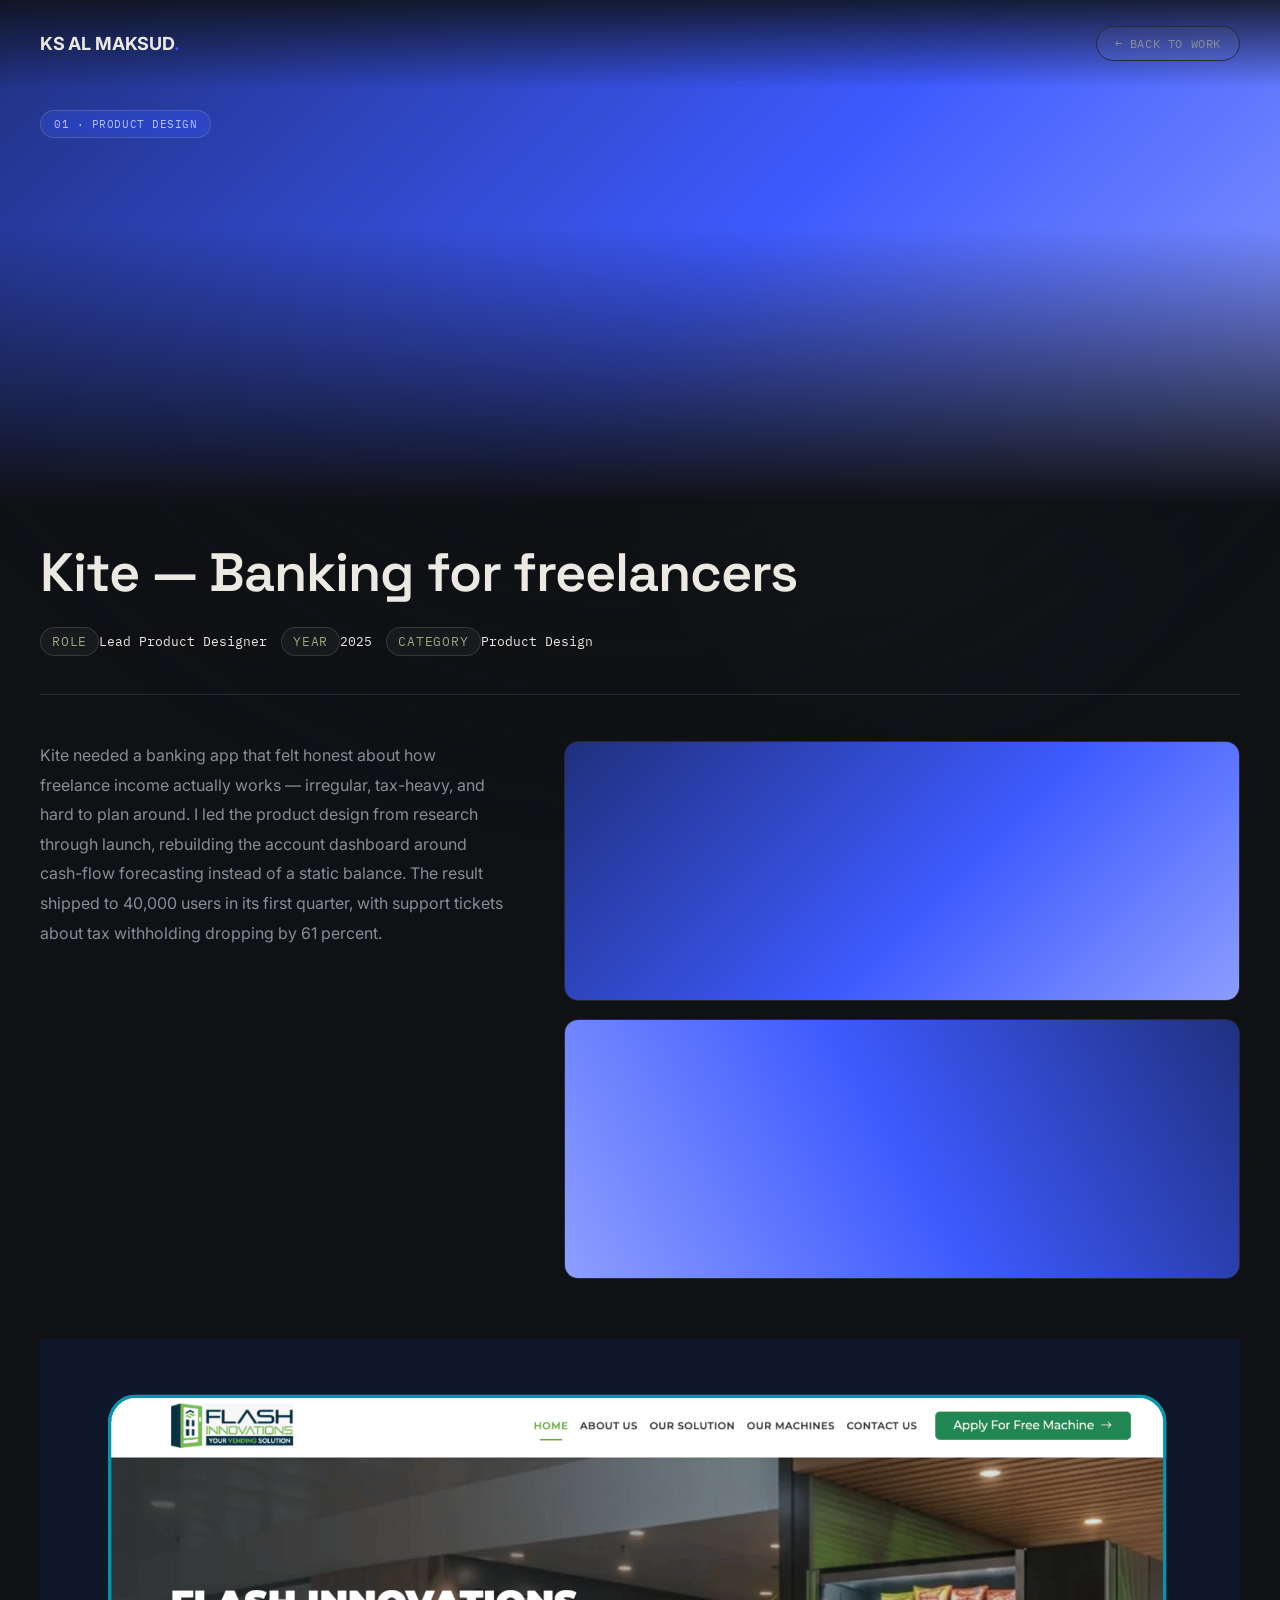
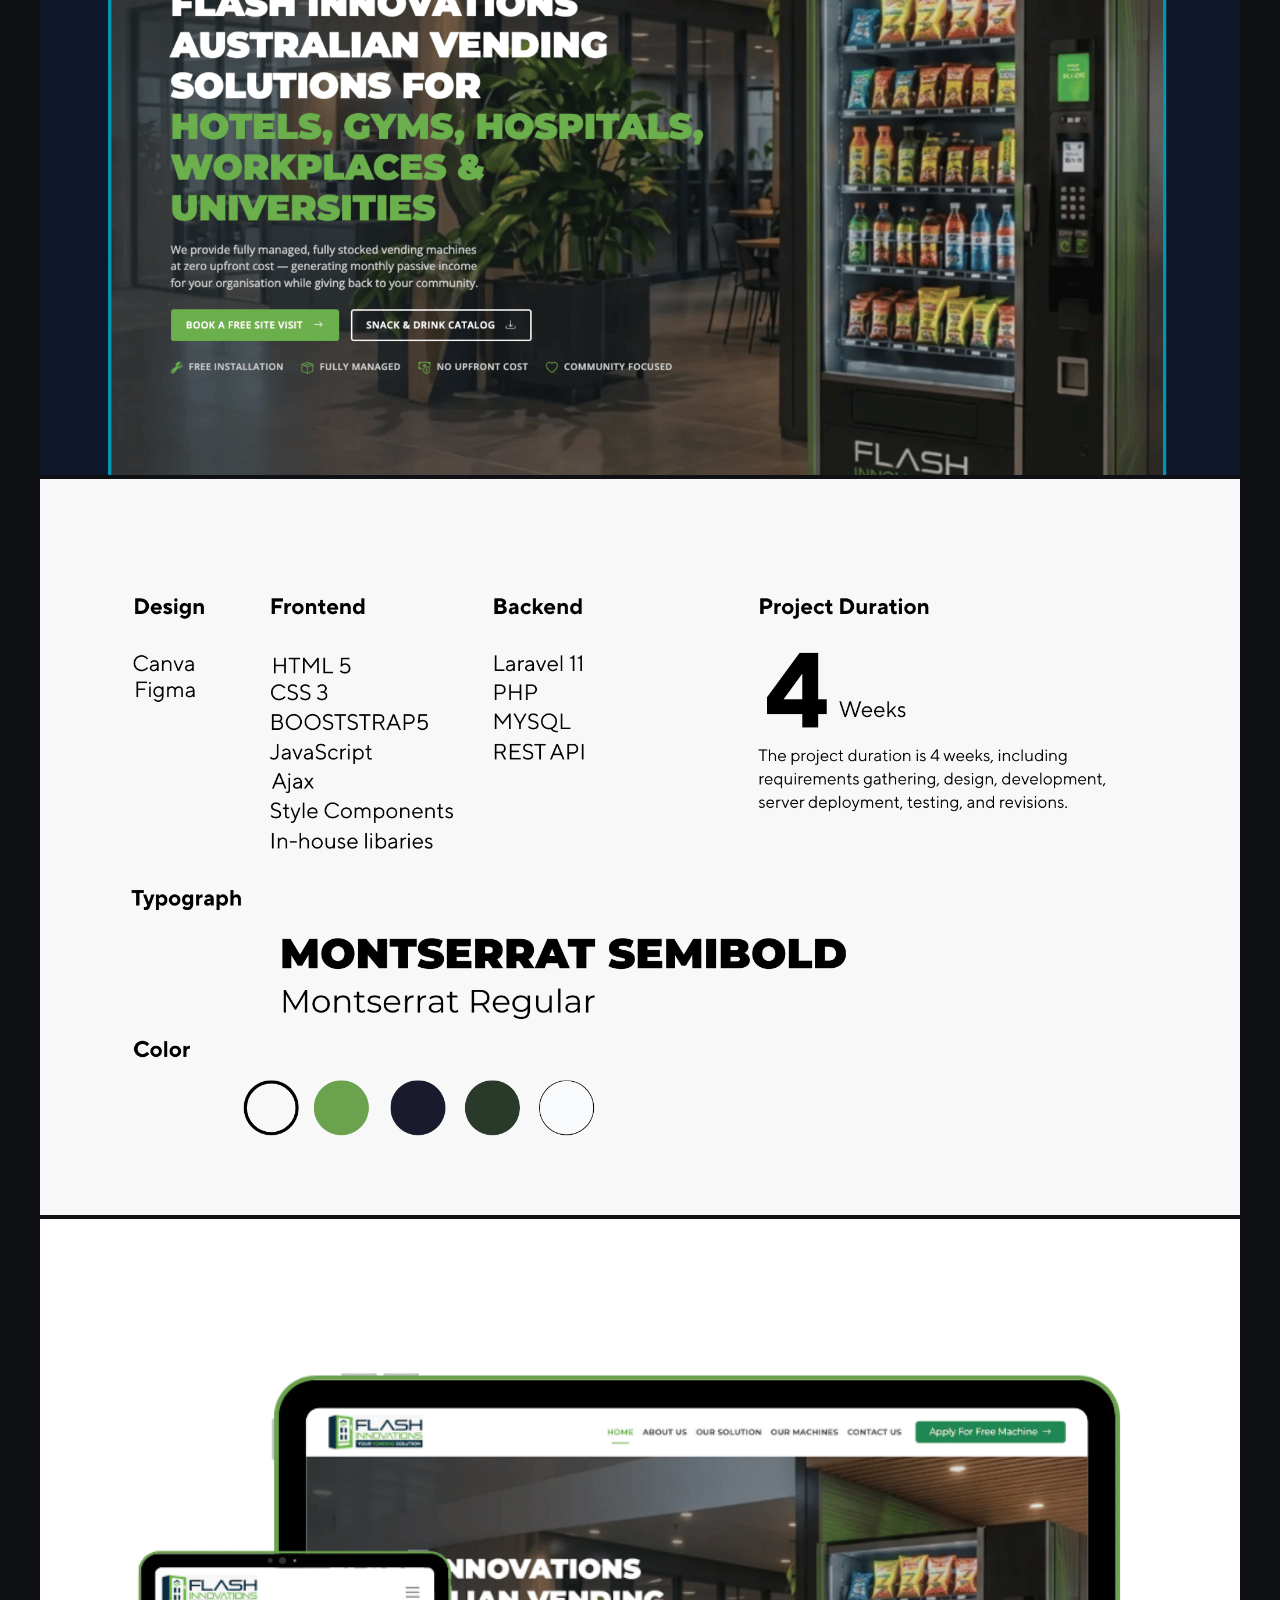
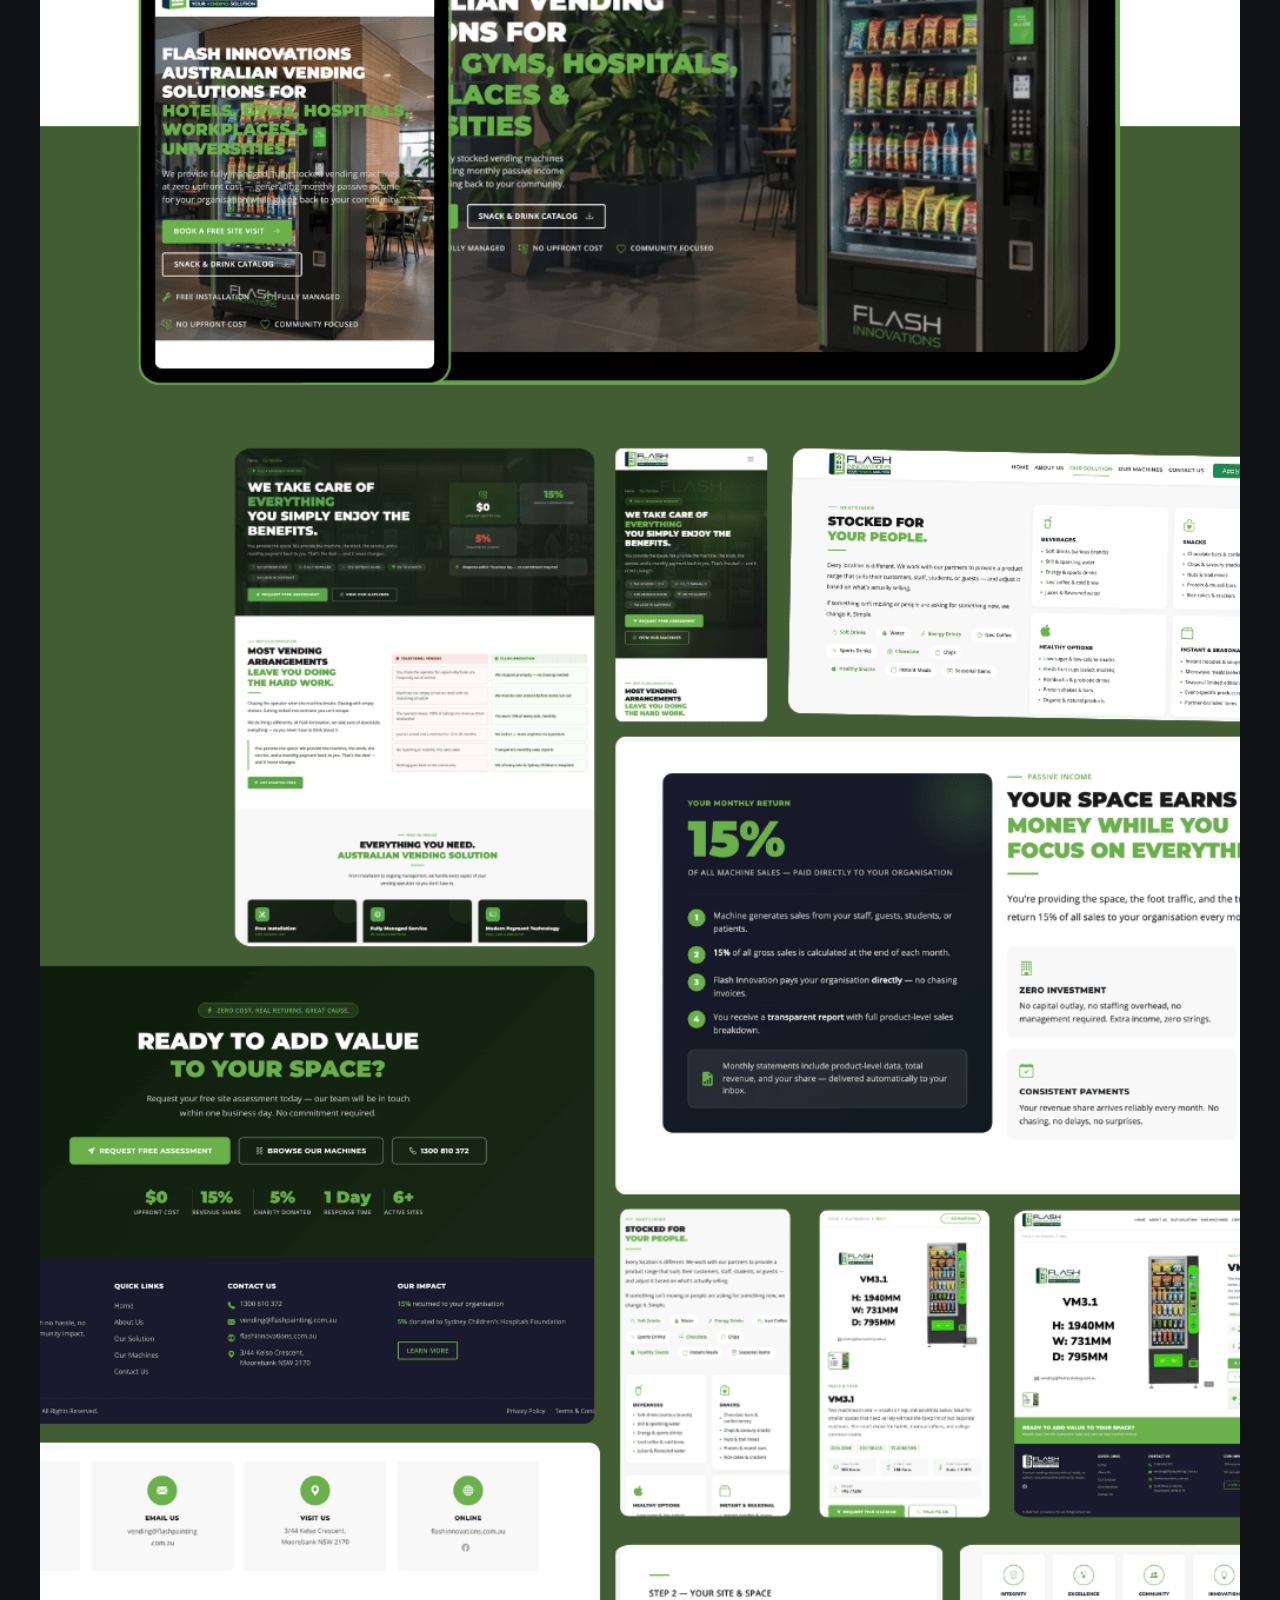
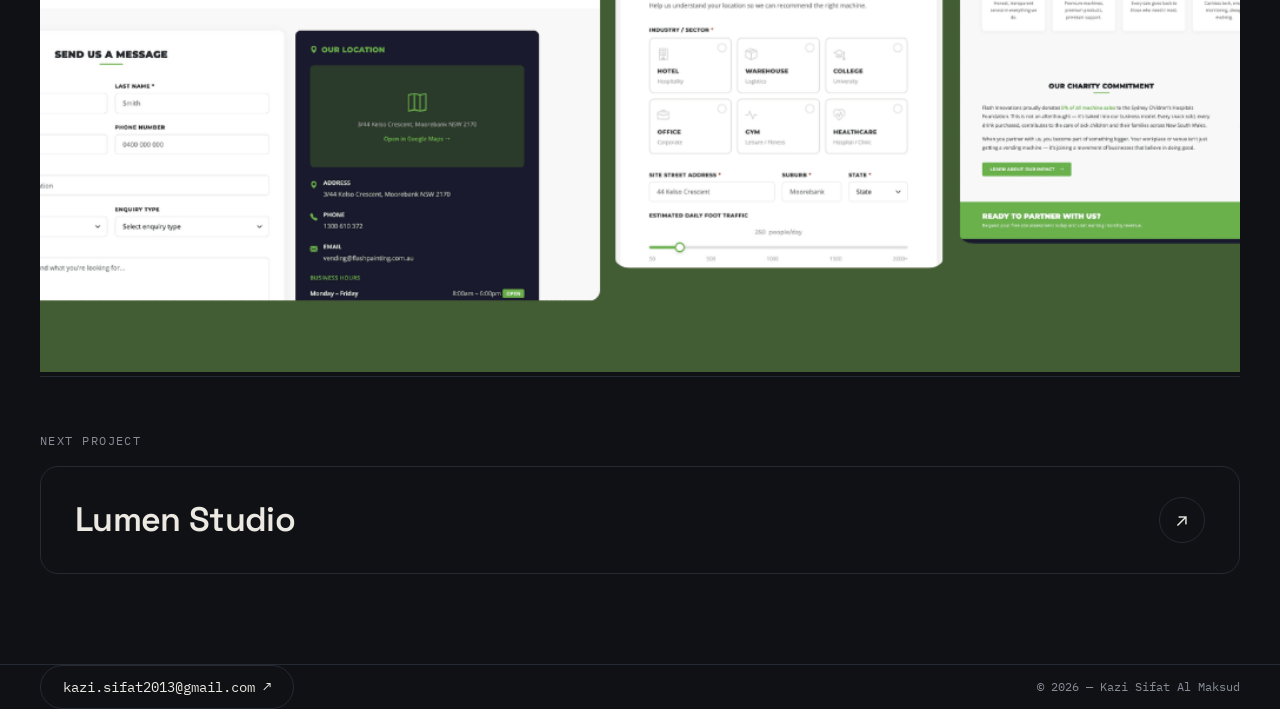
<file: 00.html>
<!DOCTYPE html>
<html lang="en">
<head>
<meta charset="UTF-8">
<meta name="viewport" content="width=device-width, initial-scale=1.0">
<title>Case Study — Kazi Sifat Al Maksud</title>
<link rel="preconnect" href="https://fonts.googleapis.com">
<link rel="preconnect" href="https://fonts.gstatic.com" crossorigin>
<link href="https://fonts.googleapis.com/css2?family=Space+Grotesk:wght@500;600;700&family=Inter:wght@400;500;600&family=IBM+Plex+Mono:wght@400;500&display=swap" rel="stylesheet">
<style>
  :root{
    --bg:#0F1115;
    --panel:#161920;
    --panel-2:#1C202A;
    --text:#ECE9E2;
    --muted:#888C97;
    --line:#262A33;
    --accent:#3D5AFE;
    --accent-soft:#B9C2FF;
    --tag:#96A87E;
    --radius:18px;
    --ease:cubic-bezier(.22,1,.36,1);
  }

  *{margin:0;padding:0;box-sizing:border-box;}
  html{scroll-behavior:smooth;}
  body{
    background:var(--bg);
    color:var(--text);
    font-family:'Inter',sans-serif;
    overflow-x:hidden;
  }
  ::selection{background:var(--accent);color:#fff;}
  .display{font-family:'Space Grotesk',sans-serif;}
  .mono{font-family:'IBM Plex Mono',monospace;}
  a{color:inherit;text-decoration:none;}

  /* ---------- ambient background animation ---------- */
  .bg-ambient{
    position:fixed;
    inset:0;
    z-index:-1;
    overflow:hidden;
    pointer-events:none;
  }
  .bg-ambient .blob{
    position:absolute;
    border-radius:50%;
    filter:blur(100px);
    mix-blend-mode:screen;
    will-change:transform;
  }
  .bg-ambient .b1{
    width:560px;height:560px;
    top:-12%;left:-10%;
    background:radial-gradient(circle at 30% 30%, var(--accent), transparent 70%);
    opacity:.4;
    animation:drift1 24s var(--ease) infinite alternate;
  }
  .bg-ambient .b2{
    width:480px;height:480px;
    bottom:-18%;right:-8%;
    background:radial-gradient(circle at 60% 40%, var(--accent-soft), transparent 70%);
    opacity:.28;
    animation:drift2 30s var(--ease) infinite alternate;
  }
  .bg-ambient .b3{
    width:420px;height:420px;
    top:38%;left:52%;
    background:radial-gradient(circle at 50% 50%, var(--tag), transparent 70%);
    opacity:.16;
    animation:drift3 36s var(--ease) infinite alternate;
  }
  .bg-ambient::after{
    content:"";
    position:absolute;inset:0;
    background:radial-gradient(circle at 50% 0%, transparent 0%, var(--bg) 78%);
  }
  @keyframes drift1{
    0%{ transform:translate(0,0) scale(1); }
    100%{ transform:translate(90px,70px) scale(1.2); }
  }
  @keyframes drift2{
    0%{ transform:translate(0,0) scale(1); }
    100%{ transform:translate(-70px,-60px) scale(1.15); }
  }
  @keyframes drift3{
    0%{ transform:translate(0,0) scale(1); }
    100%{ transform:translate(-50px,60px) scale(1.1); }
  }
  @media (prefers-reduced-motion:reduce){
    .bg-ambient .blob{ animation:none; }
  }

  .wrap{
    width:100%;
    max-width:1640px;
    margin:0 auto;
    padding:0 40px;
  }
  @media (max-width:700px){ .wrap{padding:0 22px;} }

  .fade-item{
    opacity:0;
    transform:translateY(16px);
    animation:fadeInUp .7s var(--ease) forwards;
  }
  .fade-item:nth-of-type(1){animation-delay:.1s;}
  .fade-item:nth-of-type(2){animation-delay:.2s;}
  @keyframes fadeInUp{ to{ opacity:1; transform:translateY(0);} }

  /* ---------- nav ---------- */
  nav{
    position:fixed;top:0;left:0;right:0;
    z-index:60;
    display:flex;align-items:center;justify-content:space-between;
    padding:26px 40px;
    backdrop-filter:blur(10px);
    background:linear-gradient(to bottom, rgba(15,17,21,.85), rgba(15,17,21,0));
  }
  @media (max-width:700px){ nav{padding:20px 22px;} }
  .mark{ font-size:18px; font-weight:700; letter-spacing:-.01em; }
  .mark span{ color:var(--accent); }

  .back-link{
    display:inline-flex;
    align-items:center;
    gap:8px;
    font-family:'IBM Plex Mono',monospace;
    font-size:12px;
    letter-spacing:.05em;
    text-transform:uppercase;
    color:var(--muted);
    background:rgba(255,255,255,.04);
    border:1px solid var(--line);
    border-radius:999px;
    padding:9px 18px;
    transition:border-color .3s var(--ease), color .3s var(--ease);
  }
  .back-link:hover{ border-color:var(--accent); color:var(--accent-soft); }

  /* ---------- hero ---------- */
  .p-hero{
    height:56vh;
    min-height:360px;
    margin-top:0;
    position:relative;
    overflow:hidden;
  }
  .p-hero .art{ position:absolute; inset:-8%; }
  .p-hero::after{
    content:"";
    position:absolute;inset:0;
    background:linear-gradient(to top, var(--bg), transparent 55%);
  }

  .glass-label{
    display:inline-flex;
    align-items:center;
    gap:6px;
    background:rgba(255,255,255,.05);
    border:1px solid rgba(236,233,226,.16);
    backdrop-filter:blur(10px) saturate(140%);
    -webkit-backdrop-filter:blur(10px) saturate(140%);
    border-radius:999px;
    padding:6px 13px;
    font-family:'IBM Plex Mono',monospace;
    font-size:11px;
    letter-spacing:.05em;
    text-transform:uppercase;
    color:var(--accent-soft);
    position:absolute;
    top:110px;left:40px;
    z-index:2;
  }
  @media (max-width:700px){ .glass-label{ left:22px; top:100px; } }

  /* ---------- header ---------- */
  .cs-header{
    padding:34px 0 30px;
    border-bottom:1px solid var(--line);
    display:flex;
    justify-content:space-between;
    align-items:flex-end;
    flex-wrap:wrap;
    gap:20px;
  }
  .cs-header h1{
    font-size:clamp(30px,4.4vw,54px);
    font-weight:600;
    letter-spacing:-.02em;
  }
  .cs-meta{ display:flex; gap:14px; flex-wrap:wrap; }
  .cs-meta div{ font-size:13px; }
  .cs-meta .label{
    font-family:'IBM Plex Mono',monospace;
    background:rgba(255,255,255,.04);
    border:1px solid rgba(236,233,226,.14);
    backdrop-filter:blur(8px);
    -webkit-backdrop-filter:blur(8px);
    color:var(--tag);
    text-transform:uppercase;
    letter-spacing:.06em;
    margin-bottom:8px;
    padding:5px 11px;
    border-radius:999px;
    display:inline-block;
  }

  /* ---------- body ---------- */
  .cs-body{
    padding:46px 0 60px;
    display:grid;
    grid-template-columns:1.1fr 1.6fr;
    gap:60px;
  }
  @media (max-width:820px){ .cs-body{grid-template-columns:1fr; gap:30px;} }
  .cs-body p{
    color:var(--muted);
    line-height:1.85;
    font-size:16px;
    margin-bottom:18px;
  }
  .cs-gallery{ display:grid; gap:18px; }
  .cs-gallery .art-block{
    border-radius:14px;
    height:260px;
    position:relative;
    overflow:hidden;
    border:1px solid var(--line);
  }
  .cs-gallery .art-block .art{ position:absolute; inset:-8%; }

  /* ---------- next project ---------- */
  .next-project{
    border-top:1px solid var(--line);
    padding:56px 0 90px;
  }
  .next-project .eyebrow{
    font-family:'IBM Plex Mono',monospace;
    font-size:12px;
    letter-spacing:.12em;
    text-transform:uppercase;
    color:var(--muted);
    margin-bottom:18px;
  }
  .next-card{
    display:flex;
    justify-content:space-between;
    align-items:center;
    gap:20px;
    padding:30px 34px;
    border:1px solid var(--line);
    border-radius:var(--radius);
    transition:border-color .35s var(--ease), transform .35s var(--ease);
  }
  .next-card:hover{ border-color:var(--accent); transform:translateY(-3px); }
  .next-card h3{
    font-size:clamp(22px,3vw,34px);
    font-weight:600;
    letter-spacing:-.02em;
  }
  .next-card .arrow{
    flex:0 0 auto;
    width:46px;height:46px;
    display:flex;align-items:center;justify-content:center;
    border-radius:50%;
    border:1px solid var(--line);
    font-size:18px;
    transition:transform .35s var(--ease), background .35s var(--ease), border-color .35s var(--ease);
  }
  .next-card:hover .arrow{ transform:translate(4px,-4px); background:var(--accent); border-color:var(--accent); }

  /* ---------- footer ---------- */
  footer{
    border-top:1px solid var(--line);
    padding:44px 0 46px;
    display:flex;
    justify-content:space-between;
    align-items:center;
    flex-wrap:wrap;
    gap:18px;
  }
  footer .contact-link{
    display:inline-flex;
    align-items:center;
    gap:10px;
    border:1px solid var(--line);
    border-radius:999px;
    padding:12px 22px;
    font-size:14px;
    transition:border-color .3s var(--ease), color .3s var(--ease);
  }
  footer .contact-link:hover{ border-color:var(--accent); color:var(--accent-soft); }
  footer small{ color:var(--muted); font-size:12px; }
</style>
</head>
<body>

<div class="bg-ambient" aria-hidden="true">
  <span class="blob b1"></span>
  <span class="blob b2"></span>
  <span class="blob b3"></span>
</div>

<nav>
  <div class="mark">KS AL MAKSUD<span>.</span></div>
  <a class="back-link" href="index.html">← Back to work</a>
</nav>

<div class="p-hero">
  <div class="art" id="pHero"></div>
  <span class="glass-label" id="pBadge"></span>
</div>

<div class="wrap">
  <div class="cs-header fade-item">
    <h1 class="display" id="pTitle"></h1>
    <div class="cs-meta mono">
      <div><span class="label">Role</span><span id="pRole"></span></div>
      <div><span class="label">Year</span><span id="pYear"></span></div>
      <div><span class="label">Category</span><span id="pCat"></span></div>
    </div>
  </div>

  <div class="cs-body">
    <div class="fade-item" id="pText"></div>
    <div class="cs-gallery fade-item">
      <div class="art-block"><div class="art" id="pGal1"></div></div>
      <div class="art-block"><div class="art" id="pGal2"></div></div>
    </div>
  </div>
  
  <div class="flot-container fade-item" style="width: 100%;">
      <!-- <div class="flot" id="pFlot" style="width: 100%;"></div> -->
      <img src="flash_innovation/1.png" style="width: 100%; height: auto;">
      <img src="flash_innovation/2.png" style="width: 100%; height: auto;">
      <img src="flash_innovation/3.png" style="width: 100%; height: auto;">
  </div>

  <div class="next-project">
    <div class="eyebrow mono">Next project</div>
    <a class="next-card" id="nextCard" href="#">
      <h3 class="display" id="nextTitle"></h3>
      <span class="arrow">↗</span>
    </a>
  </div>
</div>

<footer class="wrap">
  <a class="contact-link mono" href="mailto:kazi.sifat2013@gmail.com">kazi.sifat2013@gmail.com ↗</a>
  <small class="mono">© 2026 — Kazi Sifat Al Maksud</small>
</footer>

<script>
const projects = [
  {
    title:"Kite — Banking for freelancers",
    role:"Lead Product Designer",
    year:"2025",
    image:"images/kite.jpg",
    cat:"Product Design",
    grad:"linear-gradient(135deg,#1B2A6B,#3D5AFE 55%,#9AA9FF)",
    text:"Kite needed a banking app that felt honest about how freelance income actually works — irregular, tax-heavy, and hard to plan around. I led the product design from research through launch, rebuilding the account dashboard around cash-flow forecasting instead of a static balance. The result shipped to 40,000 users in its first quarter, with support tickets about tax withholding dropping by 61 percent."
  },
  {
    title:"Lumen Studio",
    role:"Brand Designer",
    year:"2025",
    cat:"Branding",
    grad:"linear-gradient(150deg,#3A2A16,#96A87E 60%,#D9E0C7)",
    text:"Lumen Studio, a lighting-design collective, wanted an identity that read as considered rather than decorative. I built a mark based on the way a single fixture throws shadow, paired with a restrained type system and a paper-stock print suite for their client presentations. The identity now anchors their site, signage, and studio space."
  },
  {
    title:"Wander",
    role:"Web Designer",
    year:"2024",
    cat:"Web Design",
    grad:"linear-gradient(150deg,#0D2130,#2C6E8F 55%,#8FD1E8)",
    text:"Wander's booking flow was losing almost half of users at the payment step. I redesigned the site around a single-page itinerary builder, cutting the checkout flow from seven steps to three and rewriting the copy to match how people actually describe trips. Conversion on mobile rose 34 percent within six weeks of launch."
  },
  {
    title:"Motionhouse Reel",
    role:"Motion Director",
    year:"2024",
    cat:"Motion",
    grad:"linear-gradient(150deg,#241226,#7A3D9B 55%,#C79BE0)",
    text:"A 90-second identity reel for a production house's new showreel, built around a single recurring shape that reforms into every client logo featured. I directed the animation system and typography choreography, keeping the palette to two tones so the client marks stayed the visual focus throughout."
  },
  {
    title:"Fable",
    role:"Product Designer",
    year:"2024",
    cat:"Product Design",
    grad:"linear-gradient(150deg,#331414,#B15A3E 55%,#EDB79B)",
    text:"Fable is a reading app for children aged 5 to 9. I designed the interaction model around large touch targets and audio-first navigation so pre-readers could use it independently, and built a parent dashboard that surfaces reading habits without turning them into a performance metric. Average session length grew from 6 to 19 minutes."
  },
  {
    title:"Northbound",
    role:"Brand Designer",
    year:"2023",
    cat:"Branding",
    grad:"linear-gradient(150deg,#12241A,#3E7A52 55%,#A9D8B8)",
    text:"Northbound makes technical outdoor gear for cold-weather hiking. The identity draws from topographic contour lines and gear labelling conventions, giving the brand a utilitarian voice that stands apart from the softer outdoor-lifestyle look most competitors share. The system now spans packaging, hangtags, and a print catalogue."
  }
];

const params = new URLSearchParams(window.location.search);
let id = parseInt(params.get('id'), 10);
if(isNaN(id) || id < 0 || id >= projects.length) id = 0;
const p = projects[id];
const nextId = (id + 1) % projects.length;
const np = projects[nextId];

document.title = p.title + " — Case Study";
document.getElementById('pHero').style.background = p.grad;
document.getElementById('pBadge').textContent = String(id+1).padStart(2,'0') + ' · ' + p.cat;
document.getElementById('pTitle').textContent = p.title;
document.getElementById('pRole').textContent = p.role;
document.getElementById('pYear').textContent = p.year;
document.getElementById('pCat').textContent = p.cat;
document.getElementById('pText').innerHTML = '<p>'+p.text+'</p>';
document.getElementById('pGal1').style.background = p.grad;
document.getElementById('pGal2').style.background = 'linear-gradient(60deg,'+p.grad.match(/#[0-9A-Fa-f]{6}/g).reverse().join(',')+')';
document.getElementById('nextCard').href = 'project.html?id='+nextId;
document.getElementById('nextTitle').textContent = np.title;
</script>

</body>
</html>
</file>
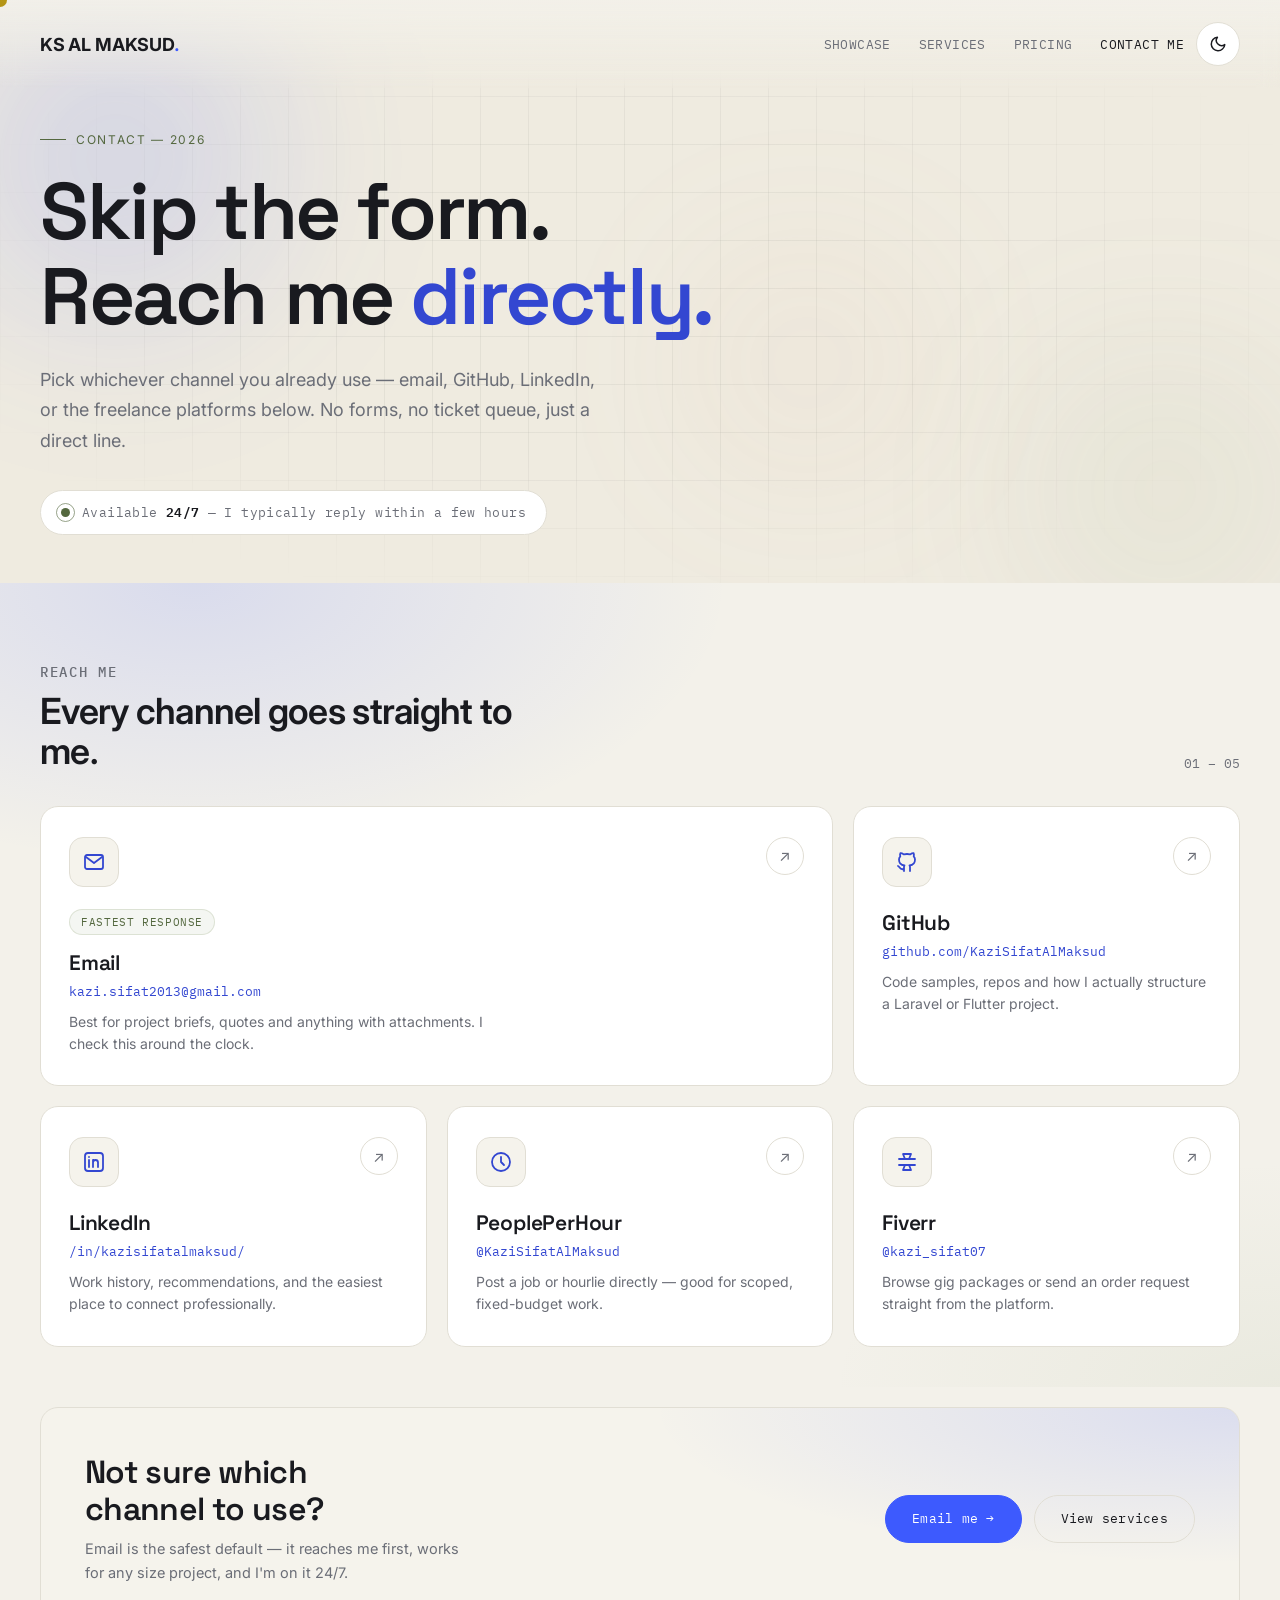
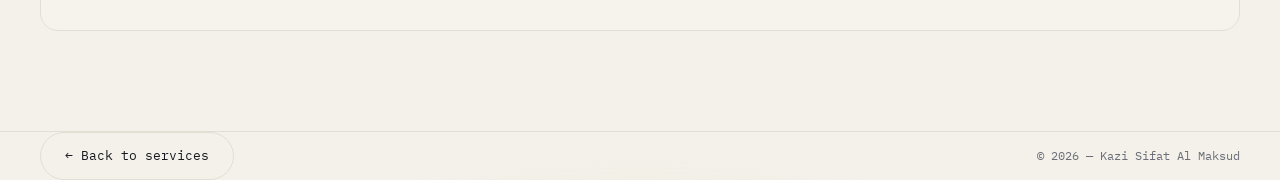
<file: contact.html>
<!DOCTYPE html>
<html lang="en">
<head>
<meta charset="UTF-8">
<script>
  /* Set theme before first paint to avoid a flash of the wrong theme */
  (function(){
    try{
      var stored = localStorage.getItem('ks-theme');
      var theme = stored || (window.matchMedia('(prefers-color-scheme: light)').matches ? 'light' : 'dark');
      document.documentElement.setAttribute('data-theme', theme);
    }catch(e){
      document.documentElement.setAttribute('data-theme','dark');
    }
  })();
</script>
<meta name="viewport" content="width=device-width, initial-scale=1.0, viewport-fit=cover">
<meta name="color-scheme" content="dark light">
<meta name="description" content="Contact Kazi Sifat Al Maksud directly — email, GitHub, LinkedIn, PeoplePerHour and Fiverr.">
<title>Contact — Kazi Sifat Al Maksud</title>
<link rel="preconnect" href="https://fonts.googleapis.com">
<link rel="preconnect" href="https://fonts.gstatic.com" crossorigin>
<link href="https://fonts.googleapis.com/css2?family=Space+Grotesk:wght@500;600;700&family=Inter:wght@400;500;600&family=IBM+Plex+Mono:wght@400;500&display=swap" rel="stylesheet">
<style>
  :root{
    --bg:#0B0D12;
    --panel:#14161D;
    --panel-2:#191C25;
    --text:#ECE9E2;
    --muted:#888C97;
    --line:#262A33;
    --accent:#3D5AFE;
    --accent-soft:#B9C2FF;
    --tag:#96A87E;
    --warm:#E8B589;
    --hero-bg:#08090C;
    --grid-line:rgba(255,255,255,.04);
    --radius:18px;
    --ease:cubic-bezier(.22,1,.36,1);
    --text-on-media:#ECE9E2;
    --accent-on-media:#B9C2FF;
    --cursor-fill:#B9C2FF;

    /* fluid layout tokens (shared with the other pages) */
    --gutter:clamp(20px, 4vw, 40px);
    --section-y:clamp(56px, 9vw, 100px);
    --gap:clamp(14px, 2vw, 20px);
    --nav-h:76px;
    --safe-top:env(safe-area-inset-top, 0px);
    --safe-bottom:env(safe-area-inset-bottom, 0px);
  }
  html[data-theme="light"]{
    --bg:#F3F1EA;
    --panel:#FFFFFF;
    --panel-2:#F5F3EC;
    --text:#191A1F;
    --muted:#6B6E77;
    --line:#E1DED4;
    --accent-soft:#3347D1;
    --tag:#54683F;
    --warm:#B0703A;
    --hero-bg:#EFEBE0;
    --grid-line:rgba(20,20,26,.05);
  }

  *{margin:0;padding:0;box-sizing:border-box;}
  html{scroll-behavior:smooth;-webkit-text-size-adjust:100%;text-size-adjust:100%;scroll-padding-top:calc(var(--nav-h) + 12px);}
  body{
    background:var(--bg);color:var(--text);font-family:'Inter',system-ui,-apple-system,'Segoe UI',Roboto,sans-serif;
    overflow-x:hidden;cursor:none;-webkit-font-smoothing:antialiased;
    transition:background-color .45s var(--ease), color .45s var(--ease);
  }
  button{font:inherit;color:inherit;}
  ::selection{background:var(--accent);color:#fff;}
  .display{font-family:'Space Grotesk',system-ui,sans-serif;}
  .mono{font-family:'IBM Plex Mono',ui-monospace,SFMono-Regular,Menlo,monospace;}
  a{color:inherit;text-decoration:none;}

  /* custom cursor only for real mouse users */
  @media (pointer:coarse), (hover:none){ body{cursor:auto;} #cursor{display:none;} }

  :focus{outline:none;}
  :focus-visible{outline:2px solid var(--accent-soft);outline-offset:3px;border-radius:6px;}
  .channel-card:focus-visible{outline-offset:-3px;border-radius:var(--radius);}

  #cursor{
    position:fixed;top:0;left:0;width:14px;height:14px;border-radius:50%;
    background:var(--accent);pointer-events:none;z-index:999;transform:translate(-50%,-50%);
    transition:width .3s var(--ease),height .3s var(--ease),background .3s var(--ease);mix-blend-mode:difference;
  }
  #cursor.view{width:84px;height:84px;background:var(--cursor-fill);}
  #cursor .label{
    position:absolute;inset:0;display:flex;align-items:center;justify-content:center;
    font-size:12px;letter-spacing:.05em;color:#0F1115;opacity:0;
    transition:opacity .25s var(--ease);font-family:'IBM Plex Mono',monospace;text-transform:uppercase;
  }
  #cursor.view .label{opacity:1;}

  .wrap{width:100%;max-width:1280px;margin:0 auto;padding:0 var(--gutter);position:relative;z-index:1;}
  section{position:relative;}
  .reveal{opacity:0;transform:translateY(28px);transition:opacity .9s var(--ease), transform .9s var(--ease);}
  .reveal.in{opacity:1;transform:translateY(0);}

  /* ---------- nav ---------- */
  nav{
    position:fixed;top:0;left:0;right:0;z-index:60;display:flex;align-items:center;justify-content:space-between;
    padding:calc(22px + var(--safe-top)) var(--gutter) 22px;
    -webkit-backdrop-filter:blur(10px);backdrop-filter:blur(10px);
    background:linear-gradient(to bottom, rgba(11,13,18,.85), rgba(11,13,18,0));
    transition:background .45s var(--ease);
  }
  html[data-theme="light"] nav{background:linear-gradient(to bottom, rgba(243,241,234,.88), rgba(243,241,234,0));}
  .mark{font-size:18px;font-weight:700;letter-spacing:-.01em;white-space:nowrap;}
  .mark span{color:var(--accent);}
  .nav-right{display:flex;align-items:center;gap:12px;}
  .navlinks{display:flex;gap:clamp(18px,2.4vw,28px);font-family:'IBM Plex Mono',monospace;font-size:12.5px;letter-spacing:.03em;text-transform:uppercase;color:var(--muted);}
  .navlinks a{transition:color .3s var(--ease);padding:6px 0;}
  .navlinks a:hover{color:var(--accent-soft);}
  .navlinks a[aria-current="page"]{color:var(--text);}

  .menu-toggle{
    display:none;width:44px;height:44px;padding:8px;border:0;background:transparent;cursor:pointer;color:var(--text);
    flex-direction:column;justify-content:center;align-items:center;gap:5px;
  }
  .menu-toggle span{display:block;width:22px;height:2px;background:currentColor;border-radius:2px;transition:all .3s ease;}
  .menu-toggle.active span:nth-child(1){transform:translateY(7px) rotate(45deg);}
  .menu-toggle.active span:nth-child(2){opacity:0;}
  .menu-toggle.active span:nth-child(3){transform:translateY(-7px) rotate(-45deg);}

  .theme-toggle{
    width:44px;height:44px;border-radius:50%;border:1px solid var(--line);background:var(--panel);color:var(--text);
    display:flex;align-items:center;justify-content:center;cursor:pointer;flex:0 0 auto;
    transition:background .3s var(--ease), border-color .3s var(--ease), color .3s var(--ease), transform .2s var(--ease);
  }
  .theme-toggle:hover{border-color:var(--accent);color:var(--accent-soft);}
  .theme-toggle:active{transform:scale(.9);}
  .theme-toggle svg{width:18px;height:18px;display:block;}
  .theme-toggle .icon-moon{display:none;}
  html[data-theme="light"] .theme-toggle .icon-sun{display:none;}
  html[data-theme="light"] .theme-toggle .icon-moon{display:block;}

  @media (max-width:820px){
    .menu-toggle{display:flex;}
    .navlinks{
      display:none;position:absolute;top:calc(100% - 8px);right:var(--gutter);left:var(--gutter);
      flex-direction:column;gap:0;padding:8px;
      background:rgba(11,13,18,.96);-webkit-backdrop-filter:blur(14px);backdrop-filter:blur(14px);
      border:1px solid rgba(255,255,255,.08);border-radius:16px;
      box-shadow:0 24px 48px -16px rgba(0,0,0,.6);transform-origin:top right;
    }
    .navlinks.active{display:flex;animation:menuIn .3s var(--ease);}
    .navlinks a{font-size:14px;padding:16px;border-radius:10px;color:var(--text);}
    .navlinks a + a{border-top:1px solid rgba(255,255,255,.06);}
    .navlinks a:hover,.navlinks a:active{background:rgba(255,255,255,.05);}
    .navlinks a[aria-current="page"]{color:var(--accent-soft);}
    html[data-theme="light"] .navlinks{background:rgba(255,255,255,.97);border-color:var(--line);box-shadow:0 24px 48px -16px rgba(20,20,26,.25);}
    html[data-theme="light"] .navlinks a + a{border-top-color:var(--line);}
    html[data-theme="light"] .navlinks a:hover,html[data-theme="light"] .navlinks a:active{background:var(--panel-2);}
  }
  @keyframes menuIn{ from{opacity:0;transform:translateY(-8px) scale(.98);} to{opacity:1;transform:none;} }
  @media (max-width:380px){ .mark{font-size:16px;} .nav-right{gap:6px;} }

  /* ---------- buttons ---------- */
  .btn{
    display:inline-flex;align-items:center;justify-content:center;gap:10px;border-radius:999px;padding:14px 26px;min-height:48px;
    font-family:'IBM Plex Mono',monospace;font-size:13px;letter-spacing:.02em;cursor:pointer;
    transition:transform .3s var(--ease), background .3s var(--ease), border-color .3s var(--ease), color .3s var(--ease), box-shadow .3s var(--ease);
    border:1px solid var(--line);white-space:nowrap;
  }
  .btn-primary{background:var(--accent);color:#fff;border-color:var(--accent);}
  .btn-ghost{background:transparent;color:var(--text);}
  @media (hover:hover){
    .btn-primary:hover{transform:translateY(-2px);box-shadow:0 14px 30px -12px rgba(61,90,254,.55);}
    .btn-ghost:hover{border-color:var(--accent);color:var(--accent-soft);}
  }
  .btn:active{transform:scale(.97);}

  /* ---------- hero ---------- */
  .hero{
    min-height:60vh;min-height:60svh;display:flex;flex-direction:column;justify-content:center;
    padding:calc(var(--nav-h) + var(--safe-top) + clamp(24px,5vw,56px)) 0 clamp(36px,6vw,48px);
    position:relative;overflow:hidden;background:var(--hero-bg);isolation:isolate;
    transition:background-color .45s var(--ease);
  }
  .hero-bg{position:absolute;inset:0;z-index:0;pointer-events:none;}
  .orb{position:absolute;border-radius:50%;filter:blur(90px);will-change:transform;transition:opacity .45s var(--ease);}
  .orb1{width:clamp(260px,34vw,480px);aspect-ratio:1;background:radial-gradient(circle, rgba(61,90,254,.45), transparent 70%);top:-10%;left:-8%;animation:drift1 20s ease-in-out infinite;}
  .orb2{width:clamp(220px,28vw,400px);aspect-ratio:1;background:radial-gradient(circle, rgba(150,168,126,.32), transparent 70%);bottom:-15%;right:-5%;animation:drift2 24s ease-in-out infinite;}
  .orb3{width:clamp(180px,22vw,320px);aspect-ratio:1;background:radial-gradient(circle, rgba(232,181,137,.28), transparent 70%);top:38%;left:52%;animation:drift3 18s ease-in-out infinite;}
  html[data-theme="light"] .orb{opacity:.55;}
  /* `translate` property so CSS drift and JS mouse-parallax (`transform`) don't fight */
  @keyframes drift1{0%,100%{translate:0 0;}50%{translate:60px 40px;}}
  @keyframes drift2{0%,100%{translate:0 0;}50%{translate:-50px -30px;}}
  @keyframes drift3{0%,100%{translate:0 0;}50%{translate:0 50px;}}
  .grid-overlay{
    position:absolute;inset:0;
    background-image:linear-gradient(var(--grid-line) 1px, transparent 1px), linear-gradient(90deg, var(--grid-line) 1px, transparent 1px);
    background-size:clamp(32px,4vw,48px) clamp(32px,4vw,48px);
    mask-image:radial-gradient(ellipse at center, black 40%, transparent 80%);
    -webkit-mask-image:radial-gradient(ellipse at center, black 40%, transparent 80%);
  }

  .eyebrow{
    font-size:12px;letter-spacing:.14em;text-transform:uppercase;color:var(--tag);
    margin-bottom:22px;display:flex;align-items:center;gap:10px;
  }
  .eyebrow::before{content:"";width:26px;height:1px;background:var(--tag);display:inline-block;}
  .hero h1{font-size:clamp(36px, 6.4vw, 80px);line-height:1.06;font-weight:600;letter-spacing:-.03em;max-width:17ch;}
  /* padding/margin pair stops overflow:hidden from clipping descenders */
  .hero h1 .rowline{display:block;overflow:hidden;padding-bottom:.12em;margin-bottom:-.12em;}
  .hero h1 .rowline span{display:block;transform:translateY(110%);animation:riseUp 1s var(--ease) forwards;}
  .hero h1 .rowline:nth-child(1) span{animation-delay:.05s;}
  .hero h1 .rowline:nth-child(2) span{animation-delay:.18s;}
  .hero h1 em{font-style:normal;color:var(--accent-soft);}
  @keyframes riseUp{ to{transform:translateY(0);} }
  .hero p{margin-top:clamp(20px,3vw,26px);max-width:52ch;color:var(--muted);font-size:clamp(15px,1.4vw + 10px,18px);line-height:1.7;opacity:0;animation:fadeIn 1s var(--ease) forwards;animation-delay:.6s;}
  @keyframes fadeIn{ to{opacity:1;} }

  /* availability strip */
  .avail{
    margin-top:clamp(24px,4vw,34px);display:inline-flex;align-items:center;gap:12px;padding:12px 20px;border-radius:999px;max-width:100%;
    border:1px solid var(--line);background:var(--panel);opacity:0;animation:fadeIn 1s var(--ease) forwards;animation-delay:.85s;
    transition:background-color .45s var(--ease), border-color .45s var(--ease);
  }
  .avail .dot{width:9px;height:9px;border-radius:50%;background:var(--tag);position:relative;flex:0 0 auto;}
  .avail .dot::after{
    content:"";position:absolute;inset:-5px;border-radius:50%;border:1px solid var(--tag);opacity:.6;
    animation:pulse 2.2s ease-out infinite;
  }
  @keyframes pulse{ 0%{transform:scale(.6);opacity:.7;} 100%{transform:scale(1.9);opacity:0;} }
  .avail span.txt{font-family:'IBM Plex Mono',monospace;font-size:12.5px;letter-spacing:.03em;color:var(--muted);line-height:1.5;}
  .avail span.txt b{color:var(--text);font-weight:600;}
  /* on small phones the text wraps to two lines, so use a softer shape instead of a full pill */
  @media (max-width:520px){
    .avail{border-radius:18px;padding:12px 16px;align-items:flex-start;}
    .avail .dot{margin-top:6px;}
  }
  @media (max-height:520px) and (orientation:landscape){
    .hero{min-height:auto;}
  }

  /* ---------- section heads ---------- */
  .section-head{display:flex;justify-content:space-between;align-items:flex-end;margin-bottom:clamp(22px,3.4vw,34px);gap:16px 20px;flex-wrap:wrap;}
  .section-head h2{font-size:clamp(12px,1.2vw,14px);letter-spacing:.12em;text-transform:uppercase;color:var(--muted);font-family:'IBM Plex Mono',monospace;font-weight:500;}
  .section-head .title{font-size:clamp(24px,3.2vw,36px);font-weight:600;letter-spacing:-.02em;margin-top:10px;max-width:22ch;line-height:1.12;}
  .count{font-family:'IBM Plex Mono',monospace;font-size:13px;color:var(--muted);}

  /* ---------- channel grid ---------- */
  .background_channels{
    background:
      radial-gradient(ellipse 60% 50% at 15% 0%, rgba(61,90,254,.14), transparent 70%),
      radial-gradient(ellipse 50% 40% at 100% 100%, rgba(150,168,126,.10), transparent 70%);
  }
  .channels{padding:clamp(48px,7vw,80px) var(--gutter) clamp(32px,4vw,40px);}
  .channel-grid{display:grid;grid-template-columns:repeat(3,minmax(0,1fr));gap:var(--gap);}
  @media (max-width:920px){ .channel-grid{grid-template-columns:repeat(2,minmax(0,1fr));} }
  @media (max-width:600px){ .channel-grid{grid-template-columns:1fr;} }

  .channel-card{
    border:1px solid var(--line);border-radius:var(--radius);background:var(--panel);min-width:0;
    padding:clamp(22px,2.6vw,30px) clamp(20px,2.4vw,28px);display:flex;flex-direction:column;gap:clamp(16px,2vw,22px);position:relative;overflow:hidden;
    -webkit-tap-highlight-color:transparent;
    transition:transform .4s var(--ease), border-color .4s var(--ease), background-color .45s var(--ease), box-shadow .4s var(--ease);
  }
  .channel-card.feature{grid-column:span 2;}
  @media (max-width:600px){ .channel-card.feature{grid-column:span 1;} }

  .channel-top{display:flex;align-items:flex-start;justify-content:space-between;gap:16px;}
  .channel-icon{
    width:50px;height:50px;border-radius:14px;flex:0 0 auto;display:flex;align-items:center;justify-content:center;
    background:var(--panel-2);border:1px solid var(--line);color:var(--accent-soft);
    transition:background .35s var(--ease), border-color .35s var(--ease), transform .4s var(--ease), color .35s var(--ease);
  }
  .channel-icon svg{width:24px;height:24px;}
  .channel-arrow{
    width:38px;height:38px;border-radius:50%;flex:0 0 auto;display:flex;align-items:center;justify-content:center;
    border:1px solid var(--line);font-size:15px;color:var(--muted);
    transition:transform .35s var(--ease), color .35s var(--ease), border-color .35s var(--ease), background .35s var(--ease);
  }
  @media (hover:hover){
    .channel-card:hover{
      transform:translateY(-6px);border-color:rgba(61,90,254,.55);
      box-shadow:0 24px 48px -24px rgba(0,0,0,.5), 0 0 0 1px rgba(61,90,254,.1);
    }
    .channel-card:hover .channel-icon{background:var(--accent);color:#fff;border-color:var(--accent);transform:rotate(-6deg);}
    .channel-card:hover .channel-arrow{transform:translate(3px,-3px);color:#fff;border-color:var(--accent);background:var(--accent);}
  }
  .channel-card:active{transform:scale(.985);}
  .channel-card:focus-visible .channel-arrow{color:#fff;border-color:var(--accent);background:var(--accent);}

  .channel-body{min-width:0;}
  .channel-body h3{font-size:clamp(18px,1.6vw + 8px,21px);font-weight:600;letter-spacing:-.01em;}
  /* long emails / URLs wrap instead of overflowing on narrow screens */
  .channel-body .handle{margin-top:6px;font-family:'IBM Plex Mono',monospace;font-size:clamp(11.5px,1vw + 5px,12.5px);color:var(--accent-soft);overflow-wrap:anywhere;line-height:1.5;}
  .channel-body p{margin-top:10px;color:var(--muted);font-size:14px;line-height:1.6;max-width:46ch;}

  .channel-tag{
    display:inline-block;font-family:'IBM Plex Mono',monospace;font-size:10.5px;letter-spacing:.06em;text-transform:uppercase;
    color:var(--tag);background:rgba(150,168,126,.1);border:1px solid rgba(150,168,126,.25);
    padding:5px 11px;border-radius:999px;
  }

  /* ---------- direct line ---------- */
  .direct-section{padding:clamp(12px,2vw,20px) var(--gutter) var(--section-y);}
  .direct-card{
    border:1px solid var(--line);border-radius:var(--radius);background:var(--panel-2);
    padding:clamp(28px,4.4vw,46px) clamp(22px,4.2vw,44px);display:flex;justify-content:space-between;align-items:center;gap:clamp(20px,3vw,30px);flex-wrap:wrap;
    position:relative;overflow:hidden;transition:background-color .45s var(--ease), border-color .45s var(--ease);
  }
  .direct-card::before{
    content:"";position:absolute;inset:0;z-index:0;pointer-events:none;
    background:radial-gradient(ellipse 70% 100% at 100% 0%, rgba(61,90,254,.14), transparent 70%);
  }
  .direct-card > *{position:relative;z-index:1;}
  .direct-card h3{font-size:clamp(22px,3vw,32px);font-weight:600;letter-spacing:-.02em;max-width:16ch;line-height:1.15;}
  .direct-card p{margin-top:10px;color:var(--muted);font-size:14.5px;max-width:44ch;line-height:1.6;}
  .direct-actions{display:flex;gap:12px;flex-wrap:wrap;}
  @media (max-width:640px){
    .direct-card{flex-direction:column;align-items:stretch;}
    .direct-card h3{max-width:none;}
    .direct-actions{flex-direction:column;}
    .direct-actions .btn{width:100%;}
  }

  /* ---------- footer ---------- */
  footer{
    border-top:1px solid var(--line);padding:clamp(40px,6vw,60px) var(--gutter) calc(clamp(32px,5vw,46px) + var(--safe-bottom));display:flex;justify-content:space-between;
    align-items:center;flex-wrap:wrap;gap:18px;position:relative;overflow:hidden;
  }
  footer::before{
    content:"";position:absolute;left:50%;top:0;transform:translateX(-50%);width:min(900px,100%);height:400px;z-index:0;
    background:radial-gradient(ellipse at center, rgba(232,181,137,.14), transparent 65%);pointer-events:none;
  }
  footer > *{position:relative;z-index:1;}
  footer .navback{
    display:inline-flex;align-items:center;justify-content:center;gap:10px;border:1px solid var(--line);border-radius:999px;
    padding:14px 24px;min-height:48px;font-size:13px;font-family:'IBM Plex Mono',monospace;
    transition:border-color .3s var(--ease), color .3s var(--ease);
  }
  footer .navback:hover{border-color:var(--accent);color:var(--accent-soft);}
  footer small{color:var(--muted);font-size:12px;}
  @media (max-width:560px){
    footer{flex-direction:column;align-items:stretch;text-align:center;}
  }

  @media (min-width:1800px){ html{font-size:112.5%;} }

  /* ---------- reduced motion ---------- */
  @media (prefers-reduced-motion: reduce){
    html{scroll-behavior:auto;}
    *,*::before,*::after{animation-duration:.01ms !important;animation-iteration-count:1 !important;transition-duration:.01ms !important;}
    .orb{animation:none;}
    .reveal{opacity:1;transform:none;}
    .hero h1 .rowline span{transform:none;}
    .hero p,.avail{opacity:1;}
  }
</style>
</head>
<body>

<div id="cursor" aria-hidden="true"><span class="label">Open</span></div>

<nav aria-label="Main">
  <a class="mark" href="index.html" aria-label="Kazi Sifat Al Maksud — home">KS AL MAKSUD<span>.</span></a>

  <div class="nav-right">
    <div class="navlinks" id="navlinks">
      <a href="index.html">Showcase</a>
      <a href="services.html">Services</a>
      <a href="services.html#pricing">Pricing</a>
      <a href="contact.html" aria-current="page">Contact Me</a>
    </div>

    <button type="button" class="menu-toggle" id="menuToggle" aria-label="Open navigation" aria-expanded="false" aria-controls="navlinks">
      <span></span><span></span><span></span>
    </button>

    <button type="button" class="theme-toggle" id="themeToggle" aria-label="Toggle light and dark mode" title="Toggle light / dark mode">
      <svg class="icon-sun" viewBox="0 0 24 24" fill="none" stroke="currentColor" stroke-width="2" stroke-linecap="round" stroke-linejoin="round" aria-hidden="true">
        <circle cx="12" cy="12" r="4"></circle>
        <path d="M12 2v2M12 20v2M4.93 4.93l1.41 1.41M17.66 17.66l1.41 1.41M2 12h2M20 12h2M6.34 17.66l-1.41 1.41M19.07 4.93l-1.41 1.41"></path>
      </svg>
      <svg class="icon-moon" viewBox="0 0 24 24" fill="none" stroke="currentColor" stroke-width="2" stroke-linecap="round" stroke-linejoin="round" aria-hidden="true">
        <path d="M21 12.79A9 9 0 1 1 11.21 3 7 7 0 0 0 21 12.79z"></path>
      </svg>
    </button>
  </div>
</nav>

<main>
<header class="hero">
  <div class="hero-bg" id="heroBg" aria-hidden="true">
    <div class="orb orb1"></div>
    <div class="orb orb2"></div>
    <div class="orb orb3"></div>
    <div class="grid-overlay"></div>
  </div>
  <div class="wrap">
    <div class="eyebrow">Contact — 2026</div>
    <h1 class="display">
      <span class="rowline"><span>Skip the form.</span></span>
      <span class="rowline"><span>Reach me <em>directly.</em></span></span>
    </h1>
    <p>Pick whichever channel you already use — email, GitHub, LinkedIn, or the freelance platforms below. No forms, no ticket queue, just a direct line.</p>
    <div class="avail">
      <span class="dot" aria-hidden="true"></span>
      <span class="txt">Available <b>24/7</b> — I typically reply within a few hours</span>
    </div>
  </div>
</header>

<div class="background_channels">
  <section class="channels wrap" id="channels" aria-labelledby="channelsHeading">
    <div class="section-head reveal">
      <div>
        <h2 id="channelsHeading">Reach me</h2>
        <div class="title">Every channel goes straight to me.</div>
      </div>
      <span class="count">01 – 05</span>
    </div>

    <div class="channel-grid">

      <!-- Email — featured -->
      <a class="channel-card feature reveal in" href="mailto:kazi.sifat2013@gmail.com">
        <div class="channel-top">
          <div class="channel-icon" aria-hidden="true">
            <svg viewBox="0 0 24 24" fill="none" stroke="currentColor" stroke-width="1.8" stroke-linecap="round" stroke-linejoin="round"><rect x="3" y="5" width="18" height="14" rx="2"></rect><path d="m4 7 8 6 8-6"></path></svg>
          </div>
          <span class="channel-arrow" aria-hidden="true">↗</span>
        </div>
        <div class="channel-body">
          <span class="channel-tag">Fastest response</span>
          <h3 class="display" style="margin-top:14px;">Email</h3>
          <div class="handle mono">kazi.sifat2013@gmail.com</div>
          <p>Best for project briefs, quotes and anything with attachments. I check this around the clock.</p>
        </div>
      </a>

      <!-- GitHub -->
      <a class="channel-card reveal in" href="https://github.com/KaziSifatAlMaksud" target="_blank" rel="noopener" aria-label="GitHub — opens in a new tab">
        <div class="channel-top">
          <div class="channel-icon" aria-hidden="true">
            <svg viewBox="0 0 24 24" fill="none" stroke="currentColor" stroke-width="1.8" stroke-linecap="round" stroke-linejoin="round"><path d="M9 19c-4.3 1.4-4.3-2.5-6-3m12 5v-3.5c0-1 .1-1.4-.5-2 2.8-.3 5.5-1.4 5.5-6a4.6 4.6 0 0 0-1.3-3.2 4.2 4.2 0 0 0-.1-3.2s-1.1-.3-3.5 1.3a12.3 12.3 0 0 0-6.2 0C6.5 2.8 5.4 3.1 5.4 3.1a4.2 4.2 0 0 0-.1 3.2A4.6 4.6 0 0 0 4 9.5c0 4.6 2.7 5.7 5.5 6-.6.6-.6 1.2-.5 2V21"></path></svg>
          </div>
          <span class="channel-arrow" aria-hidden="true">↗</span>
        </div>
        <div class="channel-body">
          <h3 class="display">GitHub</h3>
          <div class="handle mono">github.com/KaziSifatAlMaksud</div>
          <p>Code samples, repos and how I actually structure a Laravel or Flutter project.</p>
        </div>
      </a>

      <!-- LinkedIn -->
      <a class="channel-card reveal in" href="https://www.linkedin.com/in/kazisifatalmaksud/" target="_blank" rel="noopener" aria-label="LinkedIn — opens in a new tab">
        <div class="channel-top">
          <div class="channel-icon" aria-hidden="true">
            <svg viewBox="0 0 24 24" fill="none" stroke="currentColor" stroke-width="1.8" stroke-linecap="round" stroke-linejoin="round"><rect x="3" y="3" width="18" height="18" rx="3"></rect><path d="M7 10v7M7 7v.01M11 17v-4.5a2.5 2.5 0 0 1 5 0V17M11 17v-7"></path></svg>
          </div>
          <span class="channel-arrow" aria-hidden="true">↗</span>
        </div>
        <div class="channel-body">
          <h3 class="display">LinkedIn</h3>
          <div class="handle mono">/in/kazisifatalmaksud/</div>
          <p>Work history, recommendations, and the easiest place to connect professionally.</p>
        </div>
      </a>

      <!-- PeoplePerHour -->
      <a class="channel-card reveal in" href="https://www.peopleperhour.com/freelancer/technology-programming/kazi_sifat-al_maksud-full-stack-web-developer-laravel-zzxzvvzy" target="_blank" rel="noopener" aria-label="PeoplePerHour — opens in a new tab">
        <div class="channel-top">
          <div class="channel-icon" aria-hidden="true">
            <svg viewBox="0 0 24 24" fill="none" stroke="currentColor" stroke-width="1.8" stroke-linecap="round" stroke-linejoin="round"><circle cx="12" cy="12" r="9"></circle><path d="M12 7v5l3 3"></path></svg>
          </div>
          <span class="channel-arrow" aria-hidden="true">↗</span>
        </div>
        <div class="channel-body">
          <h3 class="display">PeoplePerHour</h3>
          <div class="handle mono">@KaziSifatAlMaksud</div>
          <p>Post a job or hourlie directly — good for scoped, fixed-budget work.</p>
        </div>
      </a>

      <!-- Fiverr (tracking parameters removed from the URL) -->
      <a class="channel-card reveal in" href="https://www.fiverr.com/kazi_sifat07" target="_blank" rel="noopener" aria-label="Fiverr — opens in a new tab">
        <div class="channel-top">
          <div class="channel-icon" aria-hidden="true">
            <svg viewBox="0 0 24 24" fill="none" stroke="currentColor" stroke-width="1.8" stroke-linecap="round" stroke-linejoin="round"><path d="M4 9h16M4 15h16"></path><path d="M8 4h8l-2 5H10L8 4Z"></path><path d="M10 15l-2 5h8l-2-5"></path></svg>
          </div>
          <span class="channel-arrow" aria-hidden="true">↗</span>
        </div>
        <div class="channel-body">
          <h3 class="display">Fiverr</h3>
          <div class="handle mono">@kazi_sifat07</div>
          <p>Browse gig packages or send an order request straight from the platform.</p>
        </div>
      </a>

    </div>
  </section>
</div>

<section class="direct-section wrap" aria-labelledby="directHeading">
  <div class="direct-card reveal in">
    <div>
      <h3 class="display" id="directHeading">Not sure which channel to use?</h3>
      <p>Email is the safest default — it reaches me first, works for any size project, and I'm on it 24/7.</p>
    </div>
    <div class="direct-actions">
      <a href="mailto:kazi.sifat2013@gmail.com" class="btn btn-primary">Email me →</a>
      <a href="services.html" class="btn btn-ghost">View services</a>
    </div>
  </div>
</section>
</main>

<footer class="wrap">
  <a class="navback mono" href="services.html">← Back to services</a>
  <small class="mono">© 2026 — Kazi Sifat Al Maksud</small>
</footer>

<script>
const prefersReducedMotion = matchMedia('(prefers-reduced-motion: reduce)').matches;
const canHover = matchMedia('(hover:hover) and (pointer:fine)').matches;

/* ---------- theme toggle ---------- */
document.getElementById('themeToggle').addEventListener('click', () => {
  const current = document.documentElement.getAttribute('data-theme') === 'light' ? 'light' : 'dark';
  const next = current === 'light' ? 'dark' : 'light';
  document.documentElement.setAttribute('data-theme', next);
  try{ localStorage.setItem('ks-theme', next); }catch(e){}
});

/* ---------- mobile menu ---------- */
const menuToggle = document.getElementById('menuToggle');
const navlinks   = document.getElementById('navlinks');
function setMenu(open){
  menuToggle.classList.toggle('active', open);
  navlinks.classList.toggle('active', open);
  menuToggle.setAttribute('aria-expanded', String(open));
  menuToggle.setAttribute('aria-label', open ? 'Close navigation' : 'Open navigation');
}
menuToggle.addEventListener('click', () => setMenu(!navlinks.classList.contains('active')));
navlinks.querySelectorAll('a').forEach(link => link.addEventListener('click', () => setMenu(false)));
document.addEventListener('click', e => {
  if(navlinks.classList.contains('active') && !e.target.closest('nav')) setMenu(false);
});
document.addEventListener('keydown', e => { if(e.key === 'Escape') setMenu(false); });
matchMedia('(min-width:821px)').addEventListener('change', e => { if(e.matches) setMenu(false); });

/* ---------- custom cursor (mouse only, delegated) ---------- */
const cursor = document.getElementById('cursor');
if(canHover){
  window.addEventListener('mousemove', e => {
    cursor.style.left = e.clientX + 'px';
    cursor.style.top  = e.clientY + 'px';
  }, { passive:true });
  const hoverSel = '.channel-card, .theme-toggle, .btn, .navback';
  document.addEventListener('mouseover', e => { if(e.target.closest(hoverSel)) cursor.classList.add('view'); });
  document.addEventListener('mouseout', e => {
    if(e.target.closest(hoverSel) &&
       !(e.relatedTarget && e.relatedTarget.closest && e.relatedTarget.closest(hoverSel))){
      cursor.classList.remove('view');
    }
  });
}

/* ---------- scroll reveal ---------- */
if('IntersectionObserver' in window && !prefersReducedMotion){
  const io = new IntersectionObserver(entries => {
    entries.forEach(en => {
      if(en.isIntersecting){ en.target.classList.add('in'); io.unobserve(en.target); }
    });
  }, { threshold:.12, rootMargin:'0px 0px -4% 0px' });
  document.querySelectorAll('.reveal:not(.in)').forEach(el => io.observe(el));
}else{
  document.querySelectorAll('.reveal').forEach(el => el.classList.add('in'));
}

/* ---------- hero orb parallax (mouse only, pauses off-screen) ---------- */
if(canHover && !prefersReducedMotion){
  const hero   = document.querySelector('.hero');
  const orbs   = document.querySelectorAll('#heroBg .orb');
  const depths = [40, 25, 15];
  let mouseX = 0, mouseY = 0, targetX = 0, targetY = 0, heroVisible = true;
  hero.addEventListener('mousemove', e => {
    const rect = hero.getBoundingClientRect();
    mouseX = ((e.clientX - rect.left) / rect.width  - 0.5) * 2;
    mouseY = ((e.clientY - rect.top)  / rect.height - 0.5) * 2;
  }, { passive:true });
  new IntersectionObserver(([en]) => { heroVisible = en.isIntersecting; }).observe(hero);
  (function animateOrbs(){
    if(heroVisible){
      targetX += (mouseX - targetX) * 0.05;
      targetY += (mouseY - targetY) * 0.05;
      orbs.forEach((orb, i) => {
        orb.style.transform = `translate(${targetX * depths[i]}px, ${targetY * depths[i]}px)`;
      });
    }
    requestAnimationFrame(animateOrbs);
  })();
}
</script>
</body>
</html>
</file>
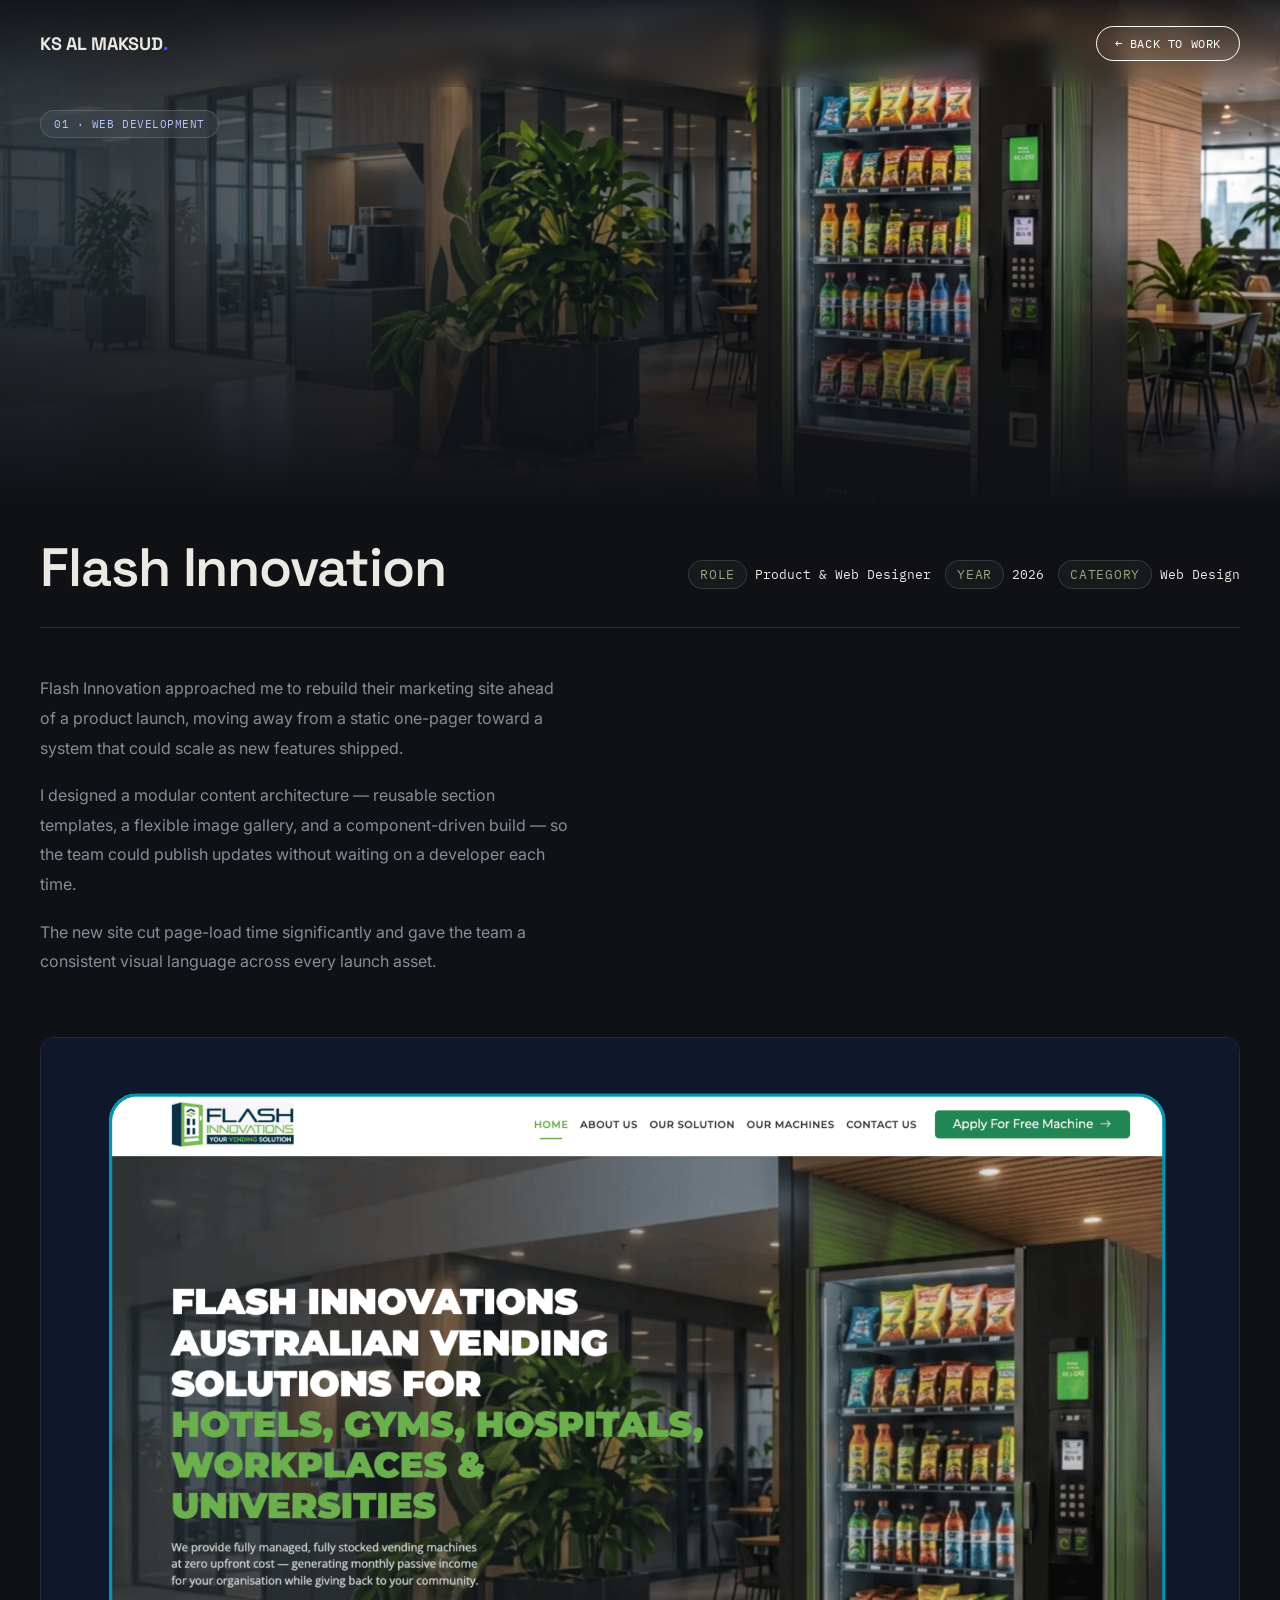
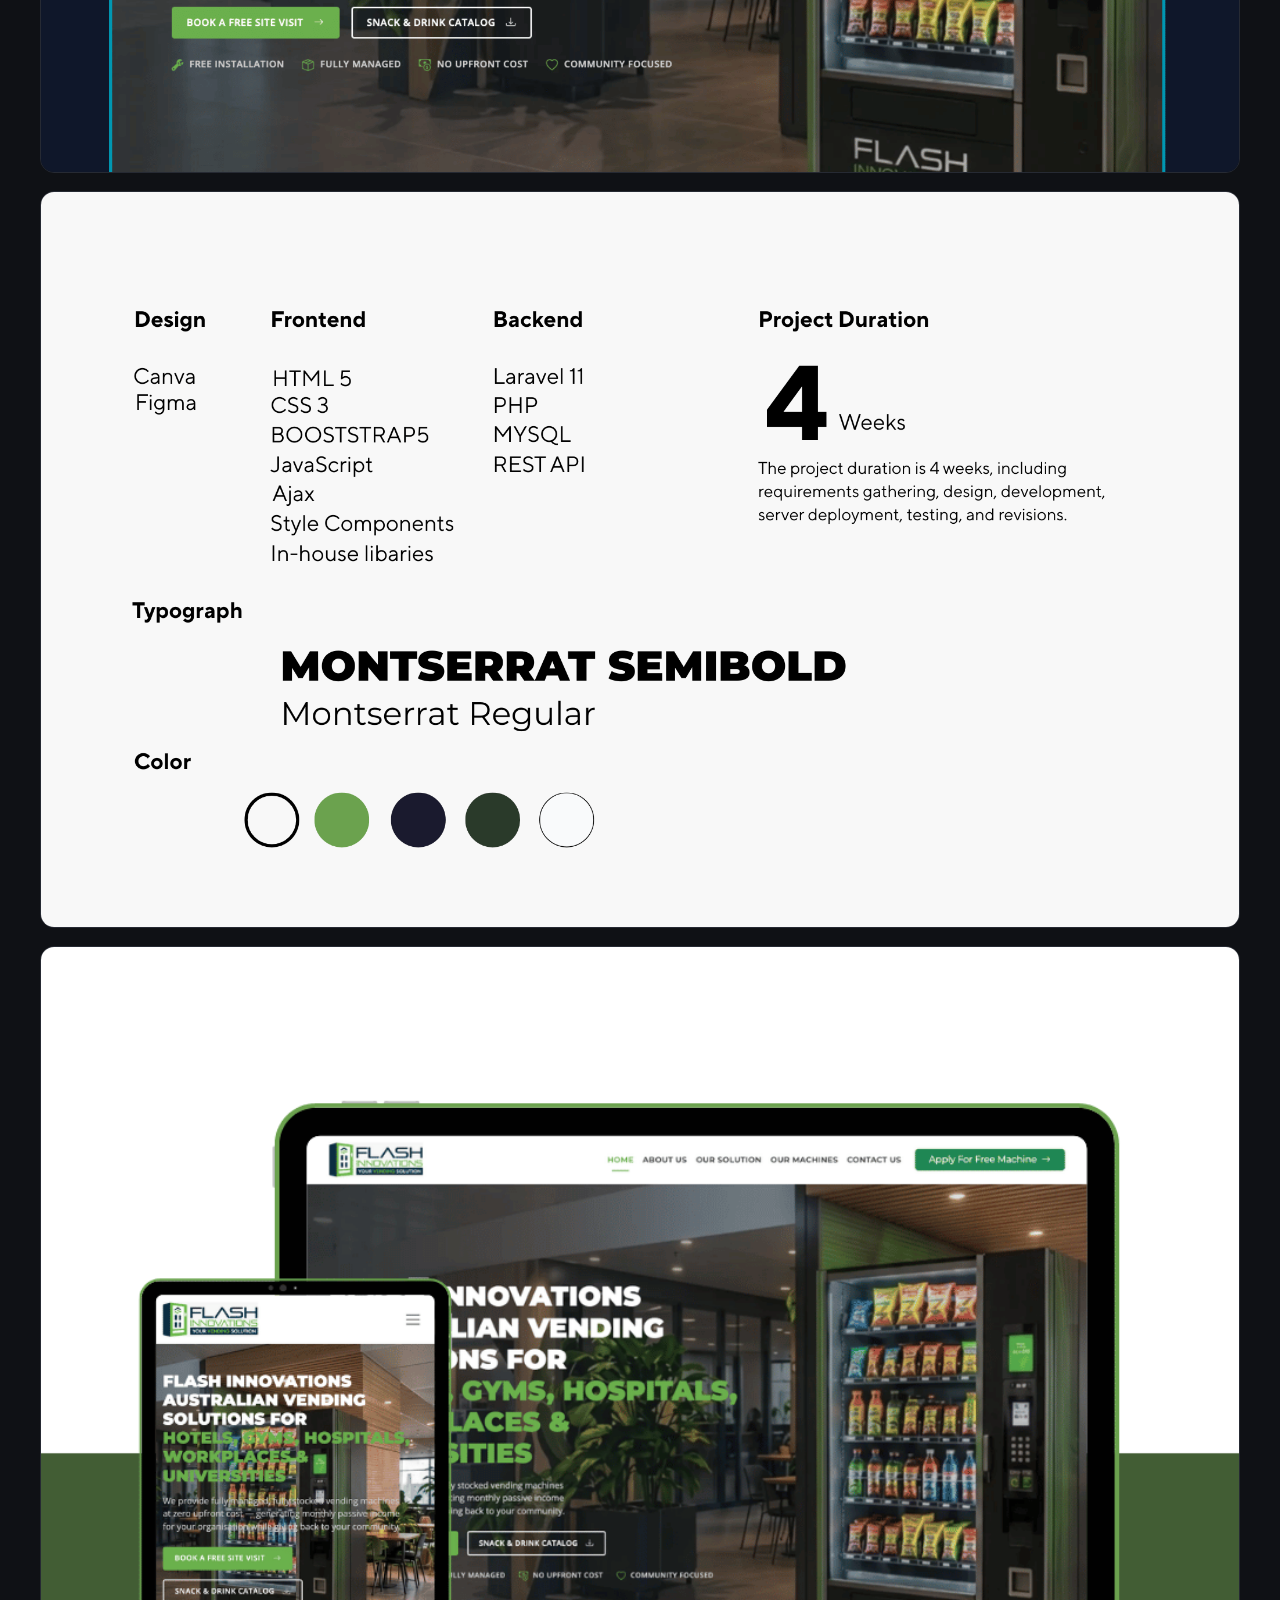
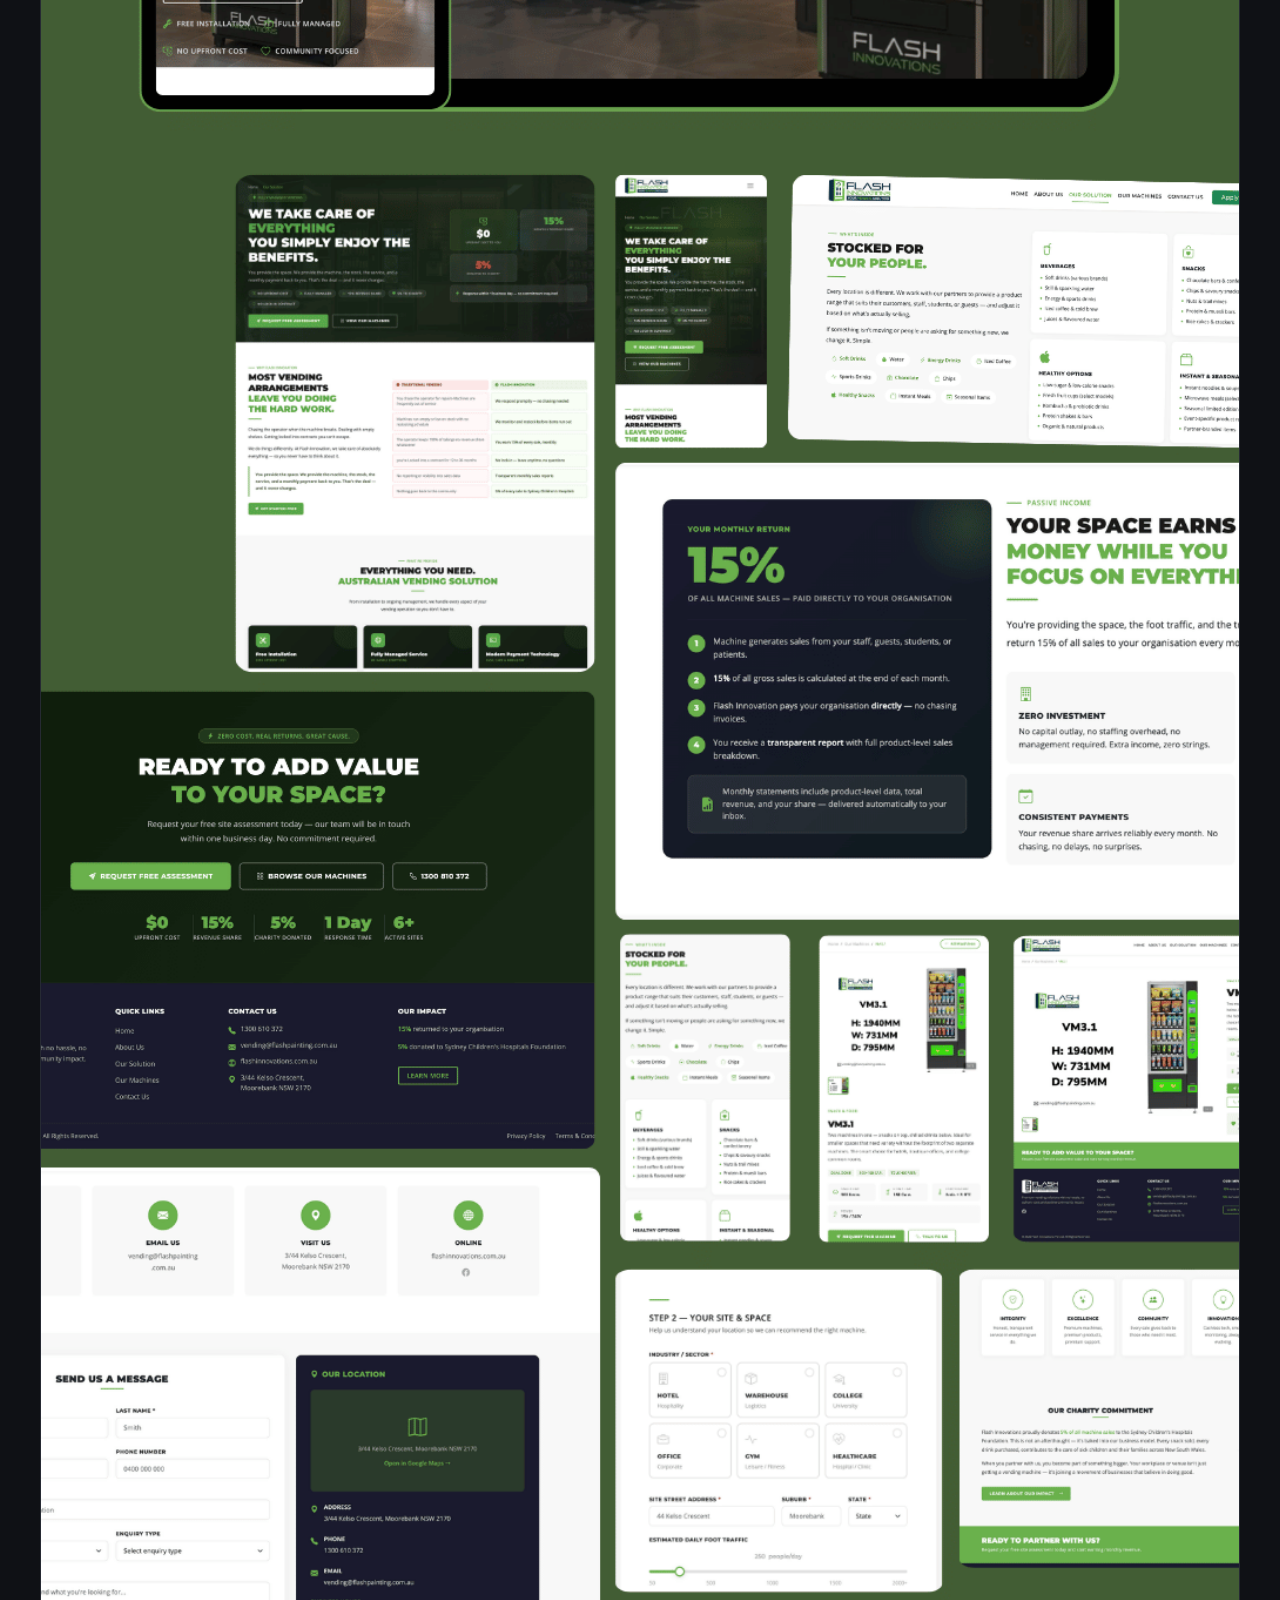
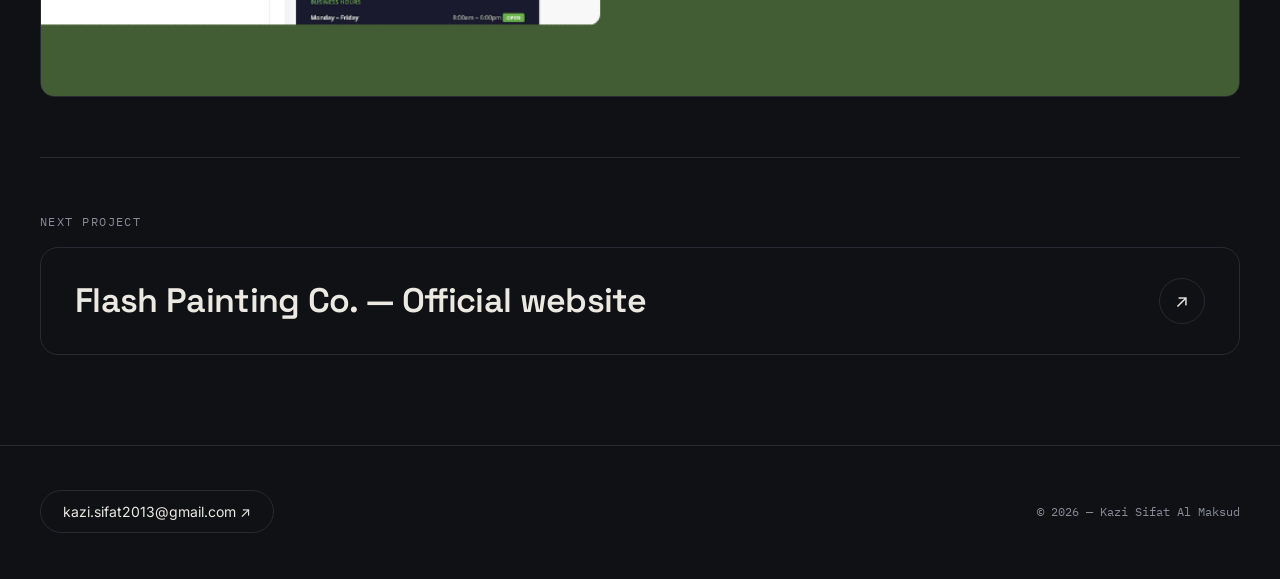
<file: flash_innovation_details.html>
<!DOCTYPE html>
<html lang="en">
<head>
<meta charset="UTF-8">
<meta name="viewport" content="width=device-width, initial-scale=1, viewport-fit=cover">
<title>Flash Innovation — Case Study</title>
<link rel="preconnect" href="https://fonts.googleapis.com">
<link rel="preconnect" href="https://fonts.gstatic.com" crossorigin>
<link href="https://fonts.googleapis.com/css2?family=Space+Grotesk:wght@500;600;700&family=Inter:wght@400;500;600&family=IBM+Plex+Mono:wght@400;500&display=swap" rel="stylesheet">

<style>
  /* ---------- Tokens ---------- */
  :root {
    --bg: #0F1115;
    --text: #ECE9E2;
    --muted: #888C97;
    --line: #262A33;
    --accent: #3D5AFE;
    --accent-soft: #B9C2FF;
    --label: #96A87E;
    --hero-fallback: #1A1408;

    --gutter: 40px;          /* side padding */
    --font-display: 'Space Grotesk', sans-serif;
    --font-body: 'Inter', sans-serif;
    --font-mono: 'IBM Plex Mono', monospace;
  }

  /* ---------- Base ---------- */
  *, *::before, *::after { box-sizing: border-box; }

  html { -webkit-text-size-adjust: 100%; }

  body {
    margin: 0;
    padding: 0;
    background: var(--bg);
    color: var(--text);
    font-family: var(--font-body);
    overflow-x: hidden;
  }

  img { max-width: 100%; }

  a:focus-visible {
    outline: 2px solid var(--accent-soft);
    outline-offset: 3px;
  }

  /* ---------- Nav ---------- */
  .nav {
    position: fixed;
    top: 0; left: 0; right: 0;
    z-index: 60;
    display: flex;
    align-items: center;
    justify-content: space-between;
    gap: 12px;
    padding: 26px var(--gutter);
    padding-top: calc(26px + env(safe-area-inset-top, 0px));
    backdrop-filter: blur(10px);
    -webkit-backdrop-filter: blur(10px);
    background: linear-gradient(to bottom, rgba(15,17,21,.85), rgba(15,17,21,0));
  }

  .logo {
    font-family: var(--font-display);
    font-size: 18px;
    font-weight: 700;
    letter-spacing: -.01em;
    white-space: nowrap;
  }
  .logo span { color: var(--accent); }

  .back-link {
    display: inline-flex;
    align-items: center;
    gap: 8px;
    font-family: var(--font-mono);
    font-size: 12px;
    letter-spacing: .05em;
    text-transform: uppercase;
    color: #fff;
    background: rgba(255,255,255,.04);
    border: 1px solid #fff;
    border-radius: 999px;
    padding: 9px 18px;
    text-decoration: none;
    white-space: nowrap;
  }

  /* ---------- Hero ---------- */
  .hero {
    height: 56vh;
    min-height: 360px;
    position: relative;
    overflow: hidden;
    background-image: url('flash_innovation/flash_inn_cover.png');
    background-size: cover;
    background-position: center;
    background-color: var(--hero-fallback);
  }
  .hero::after {
    content: "";
    position: absolute;
    inset: 0;
    background: linear-gradient(to top, var(--bg), transparent 55%);
  }

  .hero-tag {
    display: inline-flex;
    align-items: center;
    gap: 6px;
    background: rgba(255,255,255,.05);
    border: 1px solid rgba(236,233,226,.16);
    backdrop-filter: blur(10px) saturate(140%);
    -webkit-backdrop-filter: blur(10px) saturate(140%);
    border-radius: 999px;
    padding: 6px 13px;
    font-family: var(--font-mono);
    font-size: 11px;
    letter-spacing: .05em;
    text-transform: uppercase;
    color: var(--accent-soft);
    position: absolute;
    top: 110px;
    left: var(--gutter);
    z-index: 2;
  }

  /* ---------- Layout wrapper ---------- */
  .wrap {
    width: 100%;
    max-width: 1640px;
    margin: 0 auto;
    padding: 0 var(--gutter);
  }

  /* ---------- Header ---------- */
  .page-header {
    padding: 34px 0 30px;
    border-bottom: 1px solid var(--line);
    display: flex;
    justify-content: space-between;
    align-items: flex-end;
    flex-wrap: wrap;
    gap: 20px;
  }

  .page-title {
    font-family: var(--font-display);
    font-size: clamp(30px, 4.4vw, 54px);
    font-weight: 600;
    letter-spacing: -.02em;
    line-height: 1.1;
    margin: 0;
    overflow-wrap: anywhere;
  }

  .meta {
    display: flex;
    gap: 14px;
    flex-wrap: wrap;
    font-family: var(--font-mono);
  }
  .meta-item { font-size: 13px; }

  .meta-label {
    background: rgba(255,255,255,.04);
    border: 1px solid rgba(236,233,226,.14);
    backdrop-filter: blur(8px);
    -webkit-backdrop-filter: blur(8px);
    color: var(--label);
    text-transform: uppercase;
    letter-spacing: .06em;
    margin-bottom: 8px;
    padding: 5px 11px;
    border-radius: 999px;
    display: inline-block;
  }

  /* ---------- Body: text + gallery ---------- */
  .content {
    padding: 46px 0 60px;
    display: flex;
    flex-wrap: wrap;
    gap: 60px;
  }

  .content-text {
    flex: 1 1 380px;
    min-width: 0;
  }
  .content-text p {
    color: var(--muted);
    line-height: 1.85;
    font-size: 16px;
    margin: 0 0 18px 0;
  }
  .content-text p:last-child { margin-bottom: 0; }

  .content-gallery {
    flex: 1 1 460px;
    min-width: 0;
    display: grid;
    gap: 18px;
  }
  .content-gallery:empty { display: none; }

  .gallery-item {
    border-radius: 14px;
    height: 260px;
    overflow: hidden;
    border: 1px solid var(--line);
  }
  .gallery-item img {
    width: 100%;
    height: 100%;
    object-fit: cover;
    display: block;
  }

  /* ---------- Screenshot strip ---------- */
  .shots {
    display: grid;
    gap: 18px;
    padding-bottom: 60px;
  }
  .shots img {
    width: 100%;
    height: auto;
    border-radius: 14px;
    border: 1px solid var(--line);
    display: block;
  }

  /* ---------- Next project ---------- */
  .next {
    border-top: 1px solid var(--line);
    padding: 56px 0 90px;
  }
  .next-label {
    font-family: var(--font-mono);
    font-size: 12px;
    letter-spacing: .12em;
    text-transform: uppercase;
    color: var(--muted);
    margin-bottom: 18px;
  }
  .next-card {
    display: flex;
    justify-content: space-between;
    align-items: center;
    gap: 20px;
    padding: 30px 34px;
    border: 1px solid var(--line);
    border-radius: 18px;
    text-decoration: none;
    color: var(--text);
  }
  .next-card h3 {
    font-family: var(--font-display);
    font-size: clamp(22px, 3vw, 34px);
    font-weight: 600;
    letter-spacing: -.02em;
    line-height: 1.2;
    margin: 0;
    min-width: 0;
    overflow-wrap: anywhere;
  }
  .next-arrow {
    flex: 0 0 auto;
    width: 46px;
    height: 46px;
    display: flex;
    align-items: center;
    justify-content: center;
    border-radius: 50%;
    border: 1px solid var(--line);
    font-size: 18px;
  }

  /* ---------- Footer ---------- */
  .footer {
    width: 100%;
    max-width: 1640px;
    margin: 0 auto;
    padding: 44px var(--gutter) 46px;
    padding-bottom: calc(46px + env(safe-area-inset-bottom, 0px));
    border-top: 1px solid var(--line);
    display: flex;
    justify-content: space-between;
    align-items: center;
    flex-wrap: wrap;
    gap: 18px;
  }
  .mail-link {
    display: inline-flex;
    align-items: center;
    gap: 10px;
    border: 1px solid var(--line);
    border-radius: 999px;
    padding: 12px 22px;
    font-size: 14px;
    color: var(--text);
    text-decoration: none;
    max-width: 100%;
    overflow-wrap: anywhere;
  }
  .footer small {
    font-family: var(--font-mono);
    color: var(--muted);
    font-size: 12px;
  }

  /* =====================================================
     RESPONSIVE
     ===================================================== */

  /* Large desktops: keep it comfortable */
  @media (min-width: 1400px) {
    .content-text p { font-size: 17px; }
  }

  /* Tablet landscape / small laptop */
  @media (max-width: 1024px) {
    :root { --gutter: 32px; }
    .content { gap: 40px; }
  }

  /* Tablet portrait: stack text and gallery */
  @media (max-width: 860px) {
    :root { --gutter: 28px; }

    .hero { height: 48vh; min-height: 320px; }
    .hero-tag { top: 96px; }

    .content { padding: 36px 0 44px; gap: 32px; }
    .content-text,
    .content-gallery { flex: 1 1 100%; }

    .shots { padding-bottom: 44px; }
    .next { padding: 44px 0 64px; }
  }

  /* Phones */
  @media (max-width: 600px) {
    :root { --gutter: 20px; }

    .nav { padding-top: calc(16px + env(safe-area-inset-top, 0px)); padding-bottom: 16px; }
    .logo { font-size: 15px; }
    .back-link { font-size: 11px; padding: 8px 14px; }

    .hero { height: 40vh; min-height: 280px; }
    .hero-tag { top: 84px; font-size: 10px; padding: 5px 11px; }

    .page-header {
      padding: 26px 0 24px;
      flex-direction: column;
      align-items: flex-start;
      gap: 18px;
    }
    .meta { gap: 10px 16px; width: 100%; }

    .content { padding: 28px 0 36px; }
    .content-text p { font-size: 15px; line-height: 1.75; }

    .gallery-item { height: 200px; border-radius: 12px; }
    .shots { gap: 14px; padding-bottom: 36px; }
    .shots img { border-radius: 10px; }

    .next { padding: 36px 0 52px; }
    .next-card { padding: 20px; border-radius: 14px; gap: 14px; }
    .next-arrow { width: 40px; height: 40px; font-size: 16px; }

    .footer {
      padding-top: 32px;
      flex-direction: column;
      align-items: flex-start;
    }
    .mail-link { padding: 11px 18px; font-size: 13px; }
  }

  /* Very small phones */
  @media (max-width: 360px) {
    :root { --gutter: 16px; }
    .back-link { padding: 7px 12px; letter-spacing: .02em; }
  }

  /* Short landscape phones: don't let the hero eat the screen */
  @media (max-height: 480px) and (orientation: landscape) {
    .hero { height: 70vh; min-height: 220px; }
    .hero-tag { top: 76px; }
  }
</style>
</head>
<body>

<!-- NAV -->
<nav class="nav">
  <div class="logo">KS AL MAKSUD<span>.</span></div>
  <a class="back-link" href="index.html">← Back to work</a>
</nav>

<!-- HERO -->
<div class="hero">
  <span class="hero-tag">01 · Web Development</span>
</div>

<!-- BODY WRAP -->
<div class="wrap">

  <!-- HEADER -->
  <header class="page-header">
    <h1 class="page-title">Flash Innovation</h1>
    <div class="meta">
      <div class="meta-item">
        <span class="meta-label">Role</span>
        <span>Product &amp; Web Designer</span>
      </div>
      <div class="meta-item">
        <span class="meta-label">Year</span>
        <span>2026</span>
      </div>
      <div class="meta-item">
        <span class="meta-label">Category</span>
        <span>Web Design</span>
      </div>
    </div>
  </header>

  <!-- BODY: TEXT + GALLERY -->
  <div class="content">

    <div class="content-text">
      <p>
        Flash Innovation approached me to rebuild their marketing site ahead of a product launch, moving away from a static one-pager toward a system that could scale as new features shipped.
      </p>
      <p>
        I designed a modular content architecture — reusable section templates, a flexible image gallery, and a component-driven build — so the team could publish updates without waiting on a developer each time.
      </p>
      <p>
        The new site cut page-load time significantly and gave the team a consistent visual language across every launch asset.
      </p>
    </div>

    <div class="content-gallery">
      <!-- <div class="gallery-item">
        <img src="flash_innovation/gallery1.jpg" alt="Flash Innovation gallery 1">
      </div>
      <div class="gallery-item">
        <img src="flash_innovation/gallery2.jpg" alt="Flash Innovation gallery 2">
      </div> -->
    </div>

  </div>

  <!-- EXTRA IMAGE STRIP -->
  <div class="shots">
    <img src="flash_innovation/1.png" alt="Flash Innovation screenshot 1" loading="lazy">
    <img src="flash_innovation/2.png" alt="Flash Innovation screenshot 2" loading="lazy">
    <img src="flash_innovation/3.png" alt="Flash Innovation screenshot 3" loading="lazy">
  </div>

  <!-- NEXT PROJECT -->
  <div class="next">
    <div class="next-label">Next project</div>
    <a class="next-card" href="flash_painting_details.html">
      <h3>Flash Painting Co. — Official website</h3>
      <span class="next-arrow">↗</span>
    </a>
  </div>

</div>

<!-- FOOTER -->
<footer class="footer">
  <a class="mail-link" href="mailto:kazi.sifat2013@gmail.com">kazi.sifat2013@gmail.com ↗</a>
  <small>© 2026 — Kazi Sifat Al Maksud</small>
</footer>

</body>
</html>
</file>
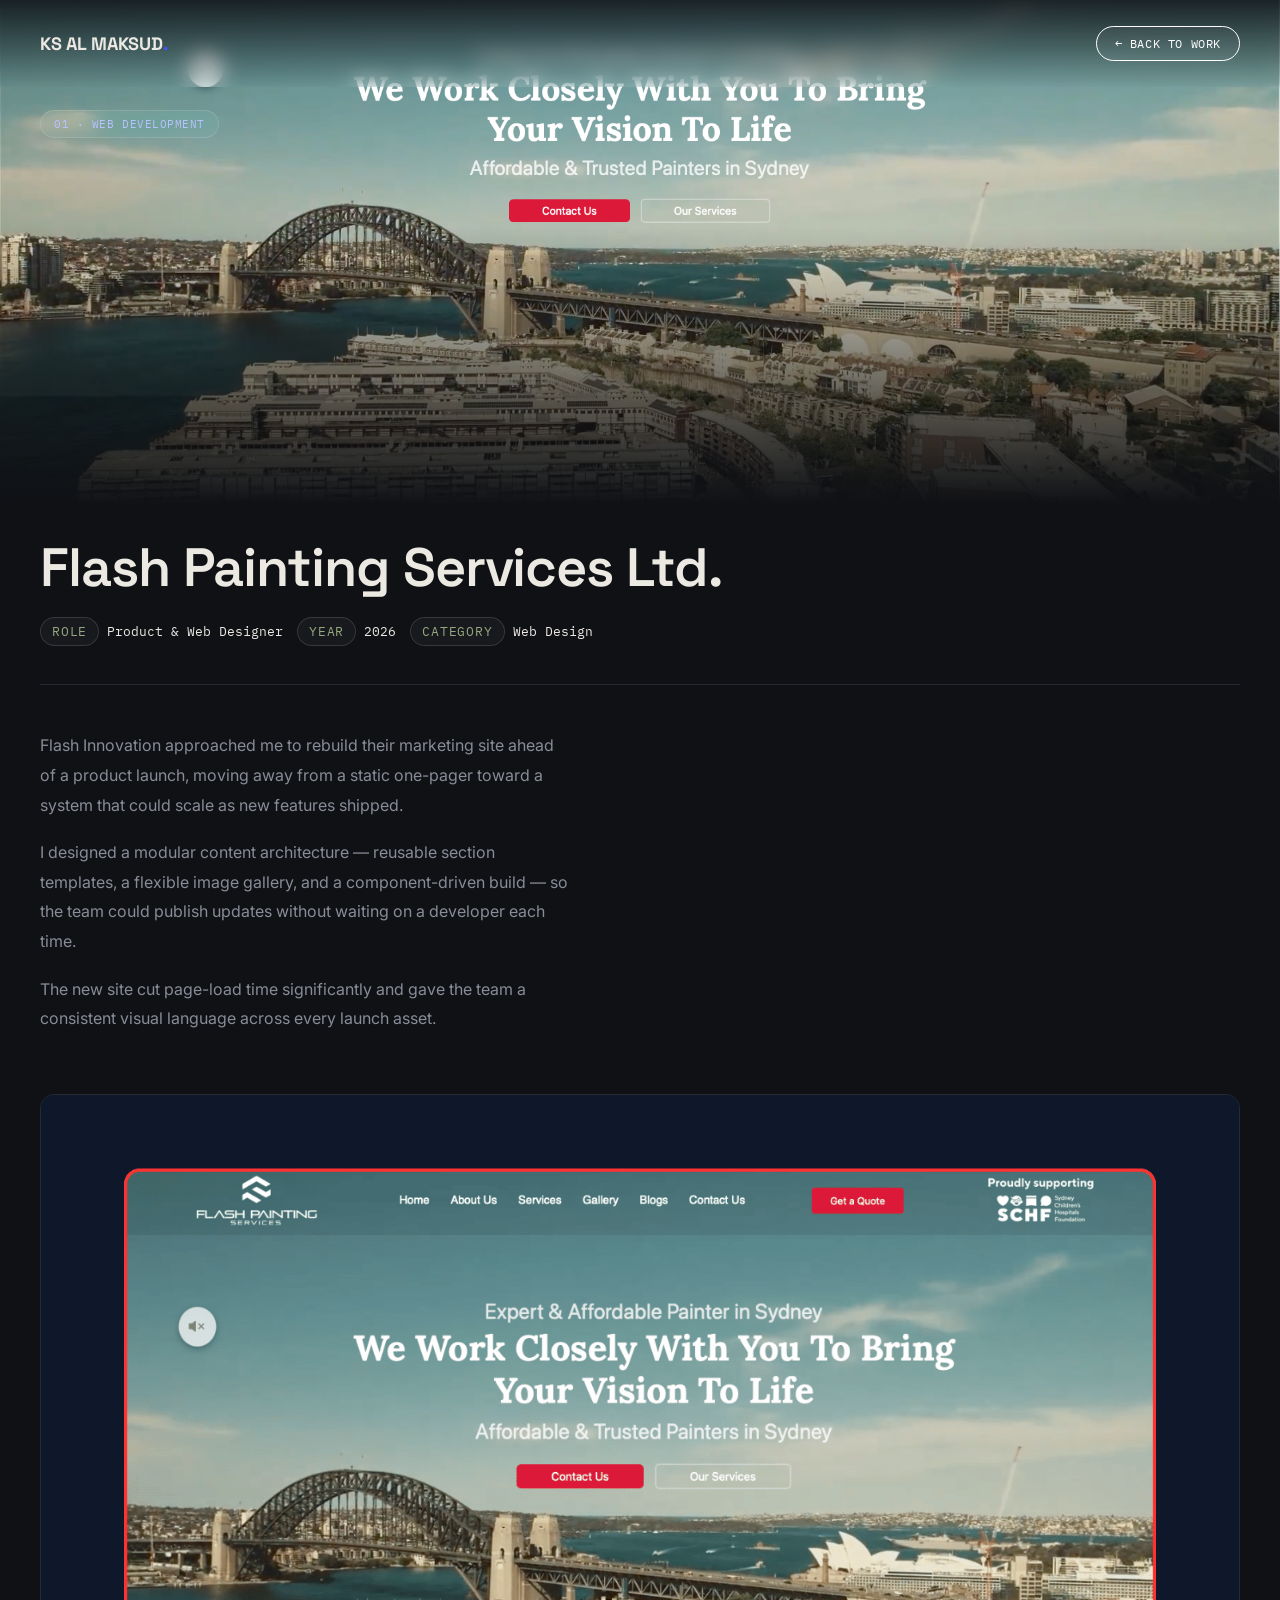
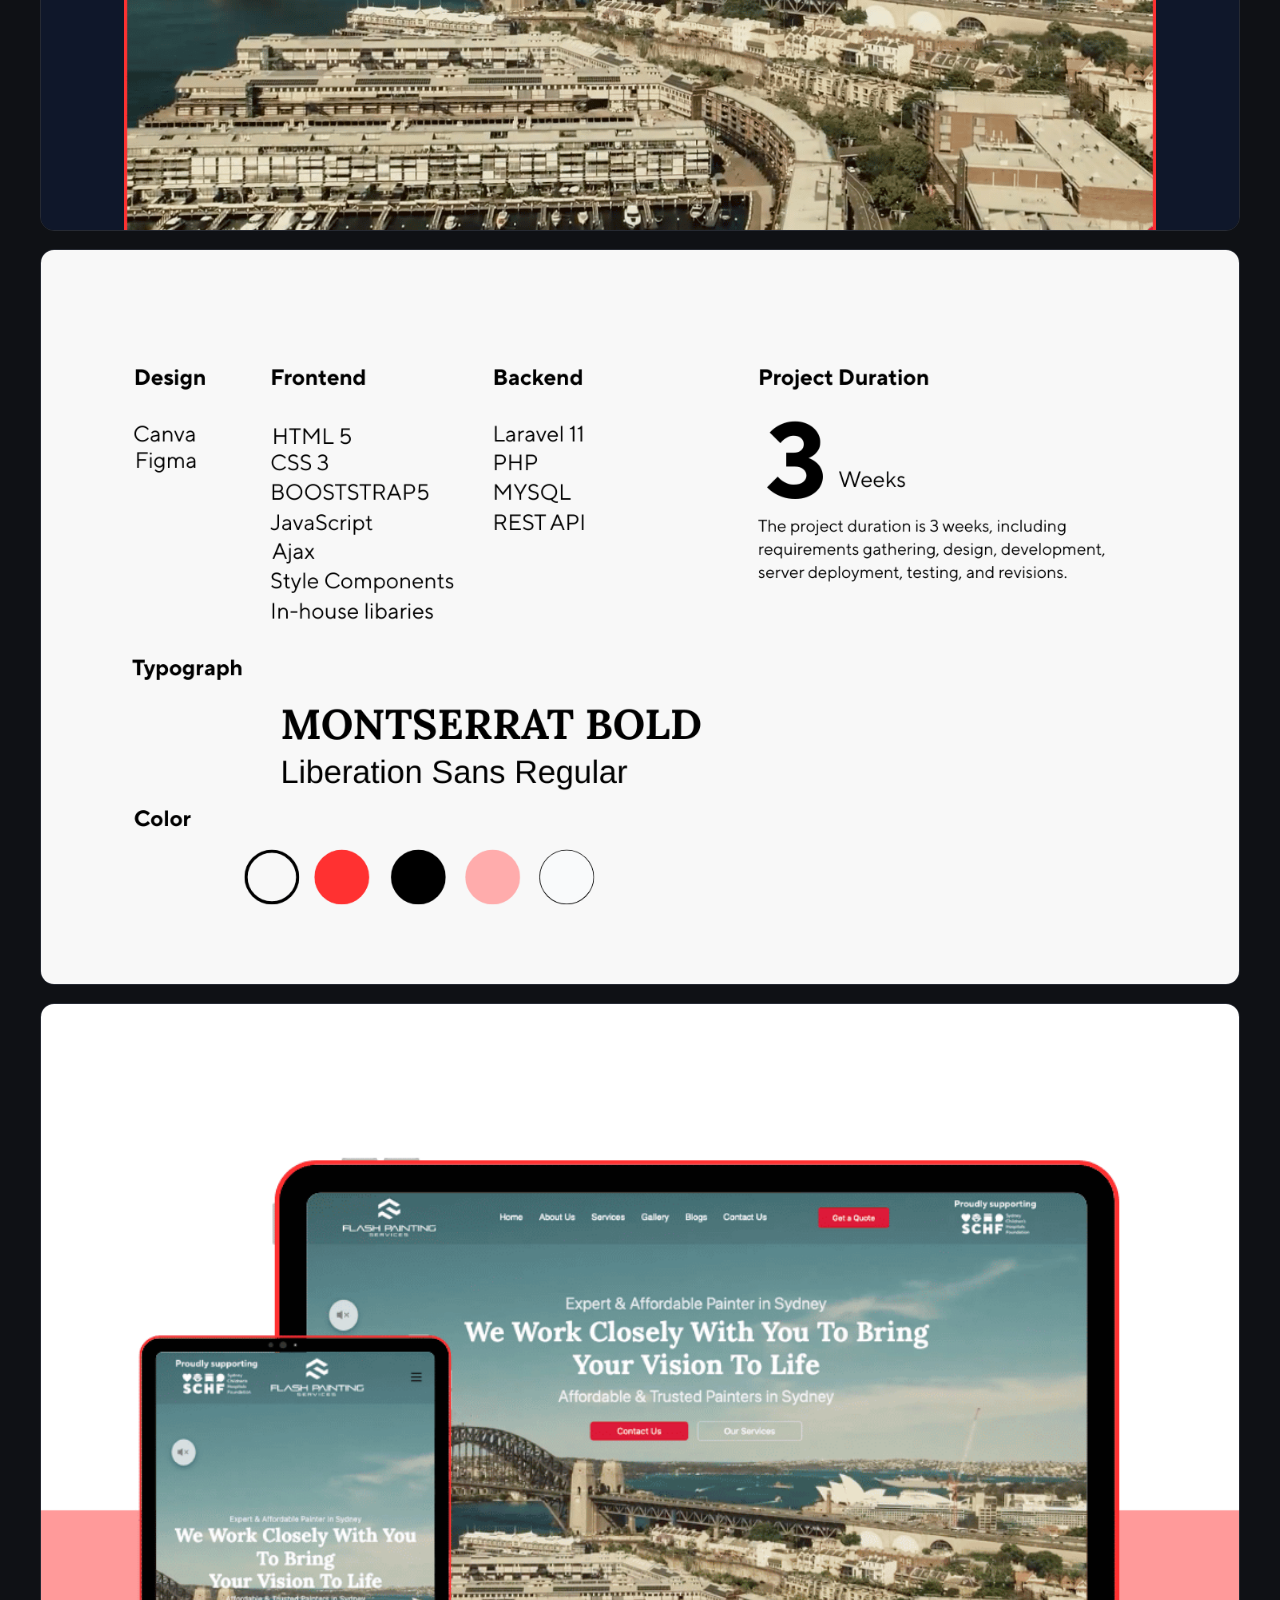
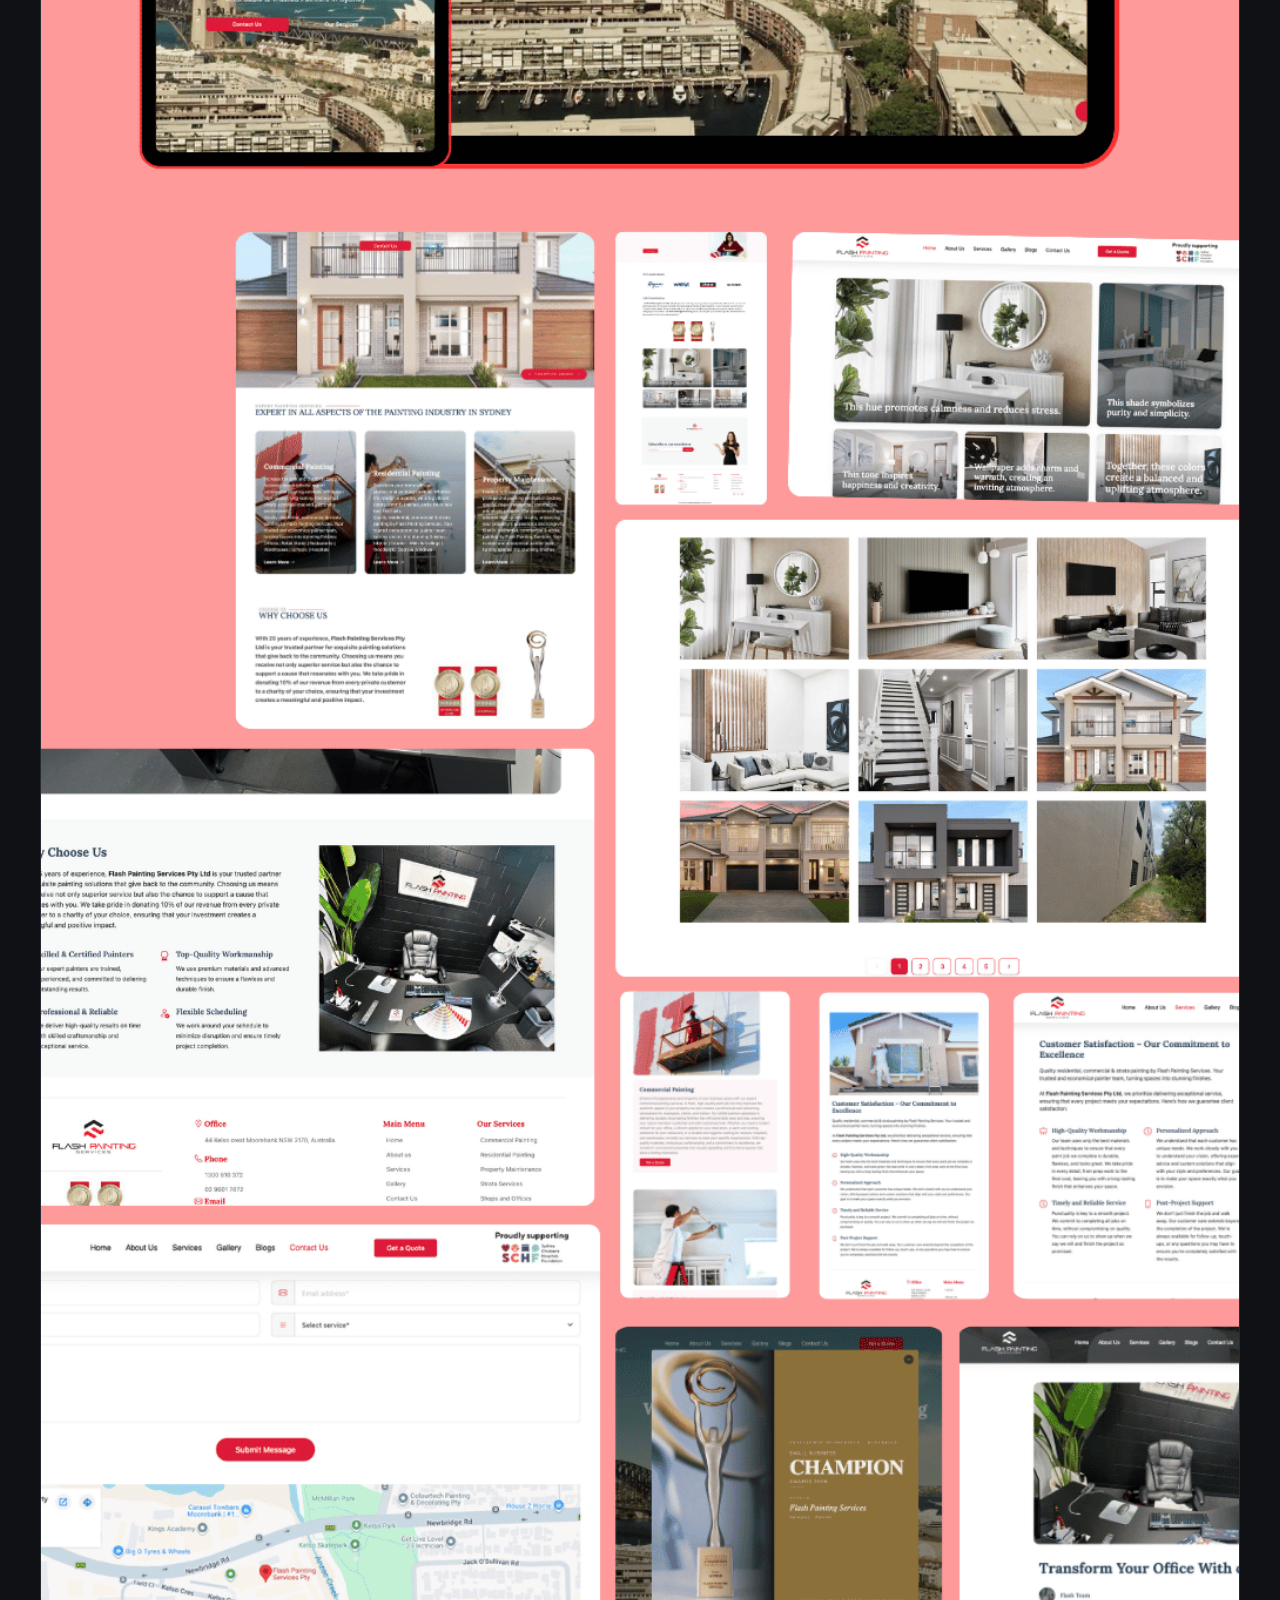
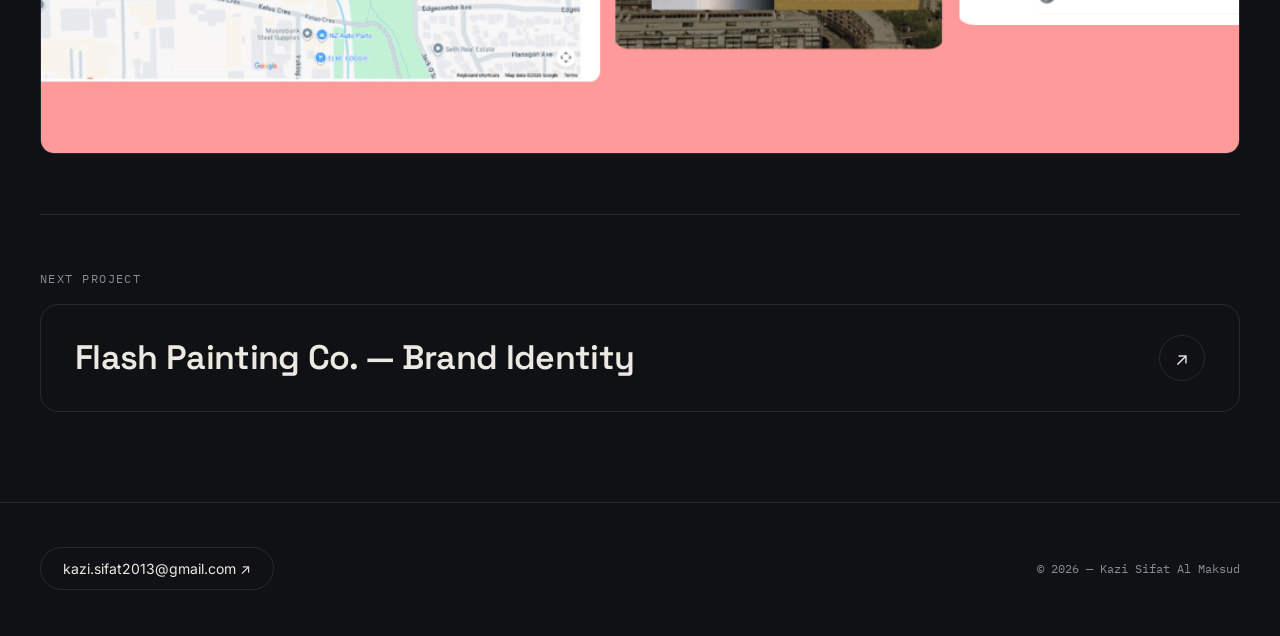
<file: flash_paining_details.html>
<!DOCTYPE html>
<html lang="en">
<head>
<meta charset="UTF-8">
<meta name="viewport" content="width=device-width, initial-scale=1, viewport-fit=cover">
<title>Flash Innovation — Case Study</title>
<link rel="preconnect" href="https://fonts.googleapis.com">
<link rel="preconnect" href="https://fonts.gstatic.com" crossorigin>
<link href="https://fonts.googleapis.com/css2?family=Space+Grotesk:wght@500;600;700&family=Inter:wght@400;500;600&family=IBM+Plex+Mono:wght@400;500&display=swap" rel="stylesheet">

<style>
  /* ---------- Tokens ---------- */
  :root {
    --bg: #0F1115;
    --text: #ECE9E2;
    --muted: #888C97;
    --line: #262A33;
    --accent: #3D5AFE;
    --accent-soft: #B9C2FF;
    --label: #96A87E;
    --hero-fallback: #1A1408;

    --gutter: 40px;          /* side padding */
    --font-display: 'Space Grotesk', sans-serif;
    --font-body: 'Inter', sans-serif;
    --font-mono: 'IBM Plex Mono', monospace;
  }

  /* ---------- Base ---------- */
  *, *::before, *::after { box-sizing: border-box; }

  html { -webkit-text-size-adjust: 100%; }

  body {
    margin: 0;
    padding: 0;
    background: var(--bg);
    color: var(--text);
    font-family: var(--font-body);
    overflow-x: hidden;
  }

  img { max-width: 100%; }

  a:focus-visible {
    outline: 2px solid var(--accent-soft);
    outline-offset: 3px;
  }

  /* ---------- Nav ---------- */
  .nav {
    position: fixed;
    top: 0; left: 0; right: 0;
    z-index: 60;
    display: flex;
    align-items: center;
    justify-content: space-between;
    gap: 12px;
    padding: 26px var(--gutter);
    padding-top: calc(26px + env(safe-area-inset-top, 0px));
    backdrop-filter: blur(10px);
    -webkit-backdrop-filter: blur(10px);
    background: linear-gradient(to bottom, rgba(15,17,21,.85), rgba(15,17,21,0));
  }

  .logo {
    font-family: var(--font-display);
    font-size: 18px;
    font-weight: 700;
    letter-spacing: -.01em;
    white-space: nowrap;
  }
  .logo span { color: var(--accent); }

  .back-link {
    display: inline-flex;
    align-items: center;
    gap: 8px;
    font-family: var(--font-mono);
    font-size: 12px;
    letter-spacing: .05em;
    text-transform: uppercase;
    color: #fff;
    background: rgba(255,255,255,.04);
    border: 1px solid #fff;
    border-radius: 999px;
    padding: 9px 18px;
    text-decoration: none;
    white-space: nowrap;
  }

  /* ---------- Hero ---------- */
  .hero {
    height: 56vh;
    min-height: 360px;
    position: relative;
    overflow: hidden;
    background-image: url('flash_painting/cover.png');
    background-size: cover;
    background-position: center;
    background-color: var(--hero-fallback);
  }
  .hero::after {
    content: "";
    position: absolute;
    inset: 0;
    background: linear-gradient(to top, var(--bg), transparent 55%);
  }

  .hero-tag {
    display: inline-flex;
    align-items: center;
    gap: 6px;
    background: rgba(255,255,255,.05);
    border: 1px solid rgba(236,233,226,.16);
    backdrop-filter: blur(10px) saturate(140%);
    -webkit-backdrop-filter: blur(10px) saturate(140%);
    border-radius: 999px;
    padding: 6px 13px;
    font-family: var(--font-mono);
    font-size: 11px;
    letter-spacing: .05em;
    text-transform: uppercase;
    color: var(--accent-soft);
    position: absolute;
    top: 110px;
    left: var(--gutter);
    z-index: 2;
  }

  /* ---------- Layout wrapper ---------- */
  .wrap {
    width: 100%;
    max-width: 1640px;
    margin: 0 auto;
    padding: 0 var(--gutter);
  }

  /* ---------- Header ---------- */
  .page-header {
    padding: 34px 0 30px;
    border-bottom: 1px solid var(--line);
    display: flex;
    justify-content: space-between;
    align-items: flex-end;
    flex-wrap: wrap;
    gap: 20px;
  }

  .page-title {
    font-family: var(--font-display);
    font-size: clamp(30px, 4.4vw, 54px);
    font-weight: 600;
    letter-spacing: -.02em;
    line-height: 1.1;
    margin: 0;
    overflow-wrap: anywhere;
  }

  .meta {
    display: flex;
    gap: 14px;
    flex-wrap: wrap;
    font-family: var(--font-mono);
  }
  .meta-item { font-size: 13px; }

  .meta-label {
    background: rgba(255,255,255,.04);
    border: 1px solid rgba(236,233,226,.14);
    backdrop-filter: blur(8px);
    -webkit-backdrop-filter: blur(8px);
    color: var(--label);
    text-transform: uppercase;
    letter-spacing: .06em;
    margin-bottom: 8px;
    padding: 5px 11px;
    border-radius: 999px;
    display: inline-block;
  }

  /* ---------- Body: text + gallery ---------- */
  .content {
    padding: 46px 0 60px;
    display: flex;
    flex-wrap: wrap;
    gap: 60px;
  }

  .content-text {
    flex: 1 1 380px;
    min-width: 0;
  }
  .content-text p {
    color: var(--muted);
    line-height: 1.85;
    font-size: 16px;
    margin: 0 0 18px 0;
  }
  .content-text p:last-child { margin-bottom: 0; }

  .content-gallery {
    flex: 1 1 460px;
    min-width: 0;
    display: grid;
    gap: 18px;
  }
  .content-gallery:empty { display: none; }

  .gallery-item {
    border-radius: 14px;
    height: 260px;
    overflow: hidden;
    border: 1px solid var(--line);
  }
  .gallery-item img {
    width: 100%;
    height: 100%;
    object-fit: cover;
    display: block;
  }

  /* ---------- Screenshot strip ---------- */
  .shots {
    display: grid;
    gap: 18px;
    padding-bottom: 60px;
  }
  .shots img {
    width: 100%;
    height: auto;
    border-radius: 14px;
    border: 1px solid var(--line);
    display: block;
  }

  /* ---------- Next project ---------- */
  .next {
    border-top: 1px solid var(--line);
    padding: 56px 0 90px;
  }
  .next-label {
    font-family: var(--font-mono);
    font-size: 12px;
    letter-spacing: .12em;
    text-transform: uppercase;
    color: var(--muted);
    margin-bottom: 18px;
  }
  .next-card {
    display: flex;
    justify-content: space-between;
    align-items: center;
    gap: 20px;
    padding: 30px 34px;
    border: 1px solid var(--line);
    border-radius: 18px;
    text-decoration: none;
    color: var(--text);
  }
  .next-card h3 {
    font-family: var(--font-display);
    font-size: clamp(22px, 3vw, 34px);
    font-weight: 600;
    letter-spacing: -.02em;
    line-height: 1.2;
    margin: 0;
    min-width: 0;
    overflow-wrap: anywhere;
  }
  .next-arrow {
    flex: 0 0 auto;
    width: 46px;
    height: 46px;
    display: flex;
    align-items: center;
    justify-content: center;
    border-radius: 50%;
    border: 1px solid var(--line);
    font-size: 18px;
  }

  /* ---------- Footer ---------- */
  .footer {
    width: 100%;
    max-width: 1640px;
    margin: 0 auto;
    padding: 44px var(--gutter) 46px;
    padding-bottom: calc(46px + env(safe-area-inset-bottom, 0px));
    border-top: 1px solid var(--line);
    display: flex;
    justify-content: space-between;
    align-items: center;
    flex-wrap: wrap;
    gap: 18px;
  }
  .mail-link {
    display: inline-flex;
    align-items: center;
    gap: 10px;
    border: 1px solid var(--line);
    border-radius: 999px;
    padding: 12px 22px;
    font-size: 14px;
    color: var(--text);
    text-decoration: none;
    max-width: 100%;
    overflow-wrap: anywhere;
  }
  .footer small {
    font-family: var(--font-mono);
    color: var(--muted);
    font-size: 12px;
  }

  /* =====================================================
     RESPONSIVE
     ===================================================== */

  /* Large desktops: keep it comfortable */
  @media (min-width: 1400px) {
    .content-text p { font-size: 17px; }
  }

  /* Tablet landscape / small laptop */
  @media (max-width: 1024px) {
    :root { --gutter: 32px; }
    .content { gap: 40px; }
  }

  /* Tablet portrait: stack text and gallery */
  @media (max-width: 860px) {
    :root { --gutter: 28px; }

    .hero { height: 48vh; min-height: 320px; }
    .hero-tag { top: 96px; }

    .content { padding: 36px 0 44px; gap: 32px; }
    .content-text,
    .content-gallery { flex: 1 1 100%; }

    .shots { padding-bottom: 44px; }
    .next { padding: 44px 0 64px; }
  }

  /* Phones */
  @media (max-width: 600px) {
    :root { --gutter: 20px; }

    .nav { padding-top: calc(16px + env(safe-area-inset-top, 0px)); padding-bottom: 16px; }
    .logo { font-size: 15px; }
    .back-link { font-size: 11px; padding: 8px 14px; }

    .hero { height: 40vh; min-height: 280px; }
    .hero-tag { top: 84px; font-size: 10px; padding: 5px 11px; }

    .page-header {
      padding: 26px 0 24px;
      flex-direction: column;
      align-items: flex-start;
      gap: 18px;
    }
    .meta { gap: 10px 16px; width: 100%; }

    .content { padding: 28px 0 36px; }
    .content-text p { font-size: 15px; line-height: 1.75; }

    .gallery-item { height: 200px; border-radius: 12px; }
    .shots { gap: 14px; padding-bottom: 36px; }
    .shots img { border-radius: 10px; }

    .next { padding: 36px 0 52px; }
    .next-card { padding: 20px; border-radius: 14px; gap: 14px; }
    .next-arrow { width: 40px; height: 40px; font-size: 16px; }

    .footer {
      padding-top: 32px;
      flex-direction: column;
      align-items: flex-start;
    }
    .mail-link { padding: 11px 18px; font-size: 13px; }
  }

  /* Very small phones */
  @media (max-width: 360px) {
    :root { --gutter: 16px; }
    .back-link { padding: 7px 12px; letter-spacing: .02em; }
  }

  /* Short landscape phones: don't let the hero eat the screen */
  @media (max-height: 480px) and (orientation: landscape) {
    .hero { height: 70vh; min-height: 220px; }
    .hero-tag { top: 76px; }
  }
</style>
</head>
<body>

<!-- NAV -->
<nav class="nav">
  <div class="logo">KS AL MAKSUD<span>.</span></div>
  <a class="back-link" href="index.html">← Back to work</a>
</nav>

<!-- HERO -->
<div class="hero">
  <span class="hero-tag">01 · Web Development</span>
</div>

<!-- BODY WRAP -->
<div class="wrap">

  <!-- HEADER -->
  <header class="page-header">
    <h1 class="page-title">Flash Painting Services Ltd.</h1>
    <div class="meta">
      <div class="meta-item">
        <span class="meta-label">Role</span>
        <span>Product &amp; Web Designer</span>
      </div>
      <div class="meta-item">
        <span class="meta-label">Year</span>
        <span>2026</span>
      </div>
      <div class="meta-item">
        <span class="meta-label">Category</span>
        <span>Web Design</span>
      </div>
    </div>
  </header>

  <!-- BODY: TEXT + GALLERY -->
  <div class="content">

    <div class="content-text">
      <p>
        Flash Innovation approached me to rebuild their marketing site ahead of a product launch, moving away from a static one-pager toward a system that could scale as new features shipped.
      </p>
      <p>
        I designed a modular content architecture — reusable section templates, a flexible image gallery, and a component-driven build — so the team could publish updates without waiting on a developer each time.
      </p>
      <p>
        The new site cut page-load time significantly and gave the team a consistent visual language across every launch asset.
      </p>
    </div>

    <div class="content-gallery">
      <!-- <div class="gallery-item">
        <img src="flash_innovation/gallery1.jpg" alt="Flash Innovation gallery 1">
      </div>
      <div class="gallery-item">
        <img src="flash_innovation/gallery2.jpg" alt="Flash Innovation gallery 2">
      </div> -->
    </div>

  </div>

  <!-- EXTRA IMAGE STRIP -->
  <div class="shots">
    <img src="flash_painting/1.png" alt="Flash Innovation screenshot 1" loading="lazy">
    <img src="flash_painting/2.png" alt="Flash Innovation screenshot 2" loading="lazy">
    <img src="flash_painting/3.png" alt="Flash Innovation screenshot 3" loading="lazy">
  </div>

  <!-- NEXT PROJECT -->
  <div class="next">
    <div class="next-label">Next project</div>
    <a class="next-card" href="project.html?id=0">
      <h3>Flash Painting Co. — Brand Identity</h3>
      <span class="next-arrow">↗</span>
    </a>
  </div>

</div>

<!-- FOOTER -->
<footer class="footer">
  <a class="mail-link" href="mailto:kazi.sifat2013@gmail.com">kazi.sifat2013@gmail.com ↗</a>
  <small>© 2026 — Kazi Sifat Al Maksud</small>
</footer>

</body>
</html>
</file>
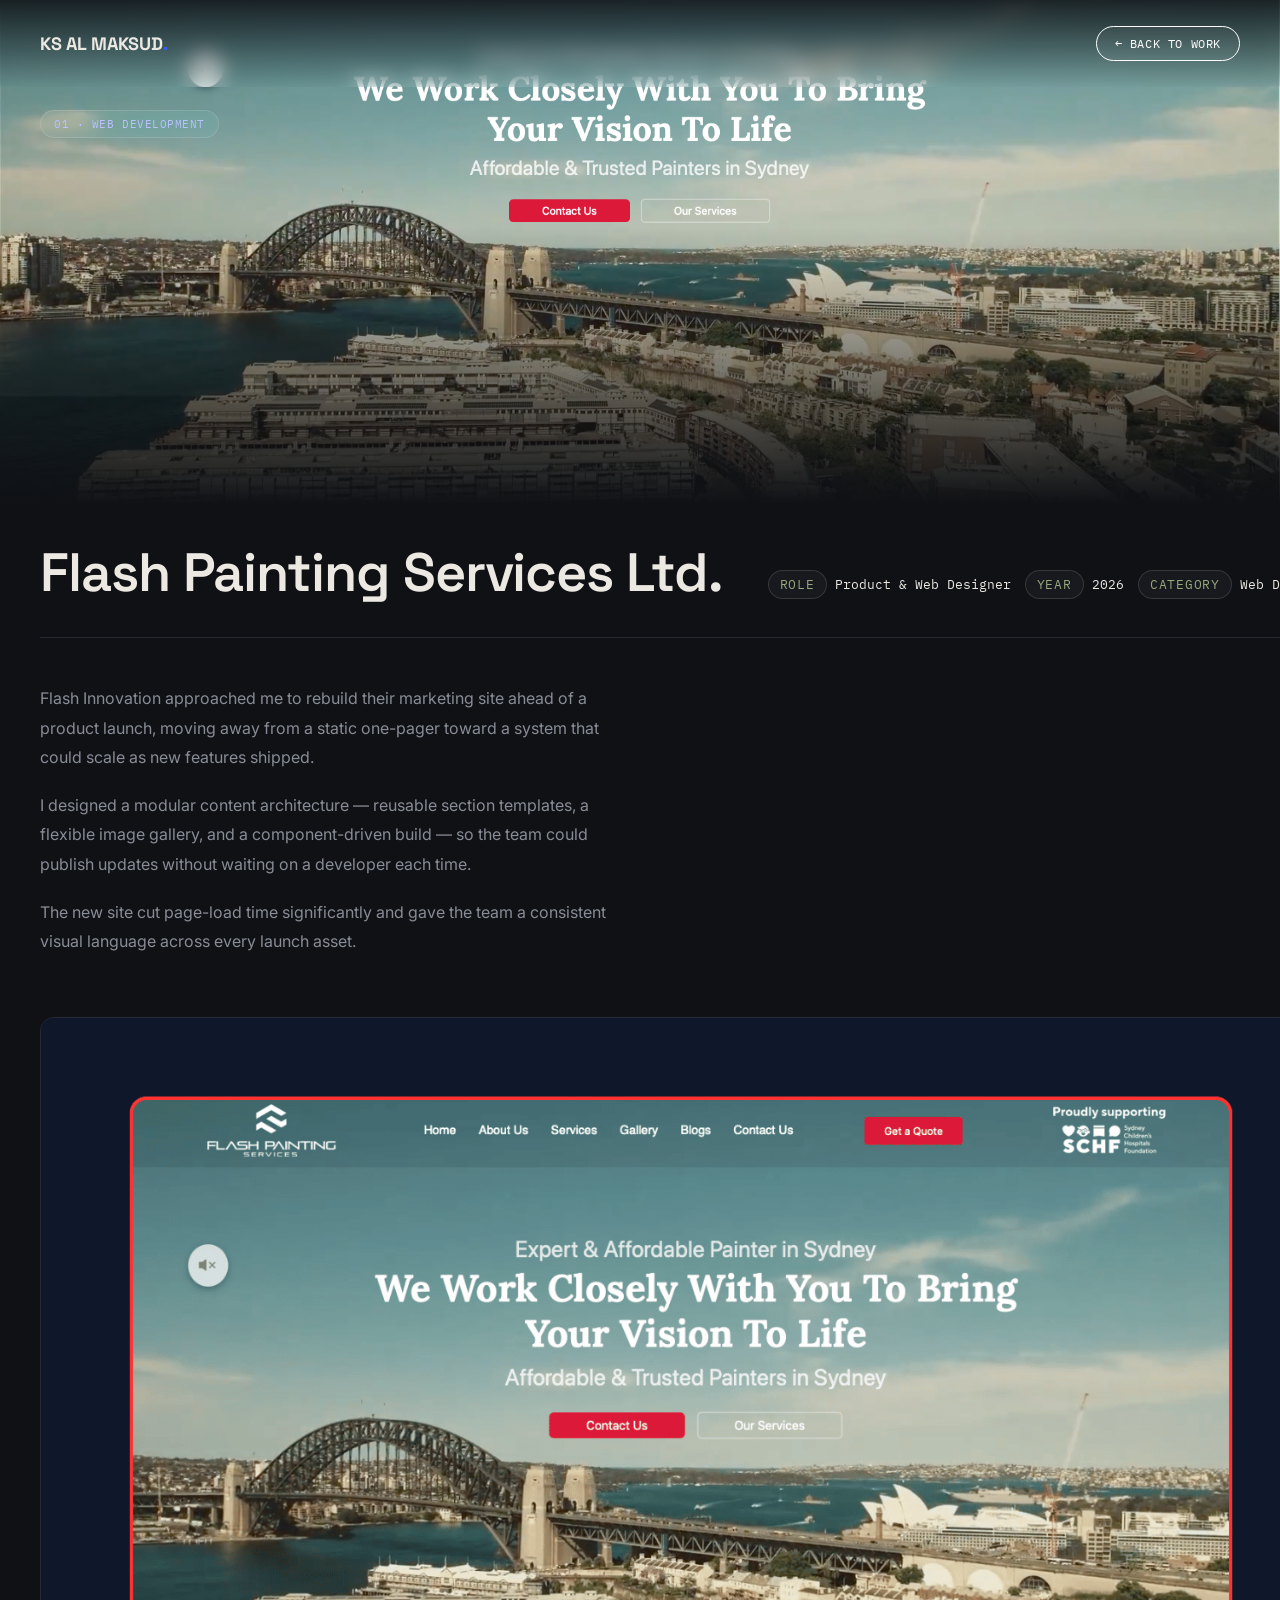
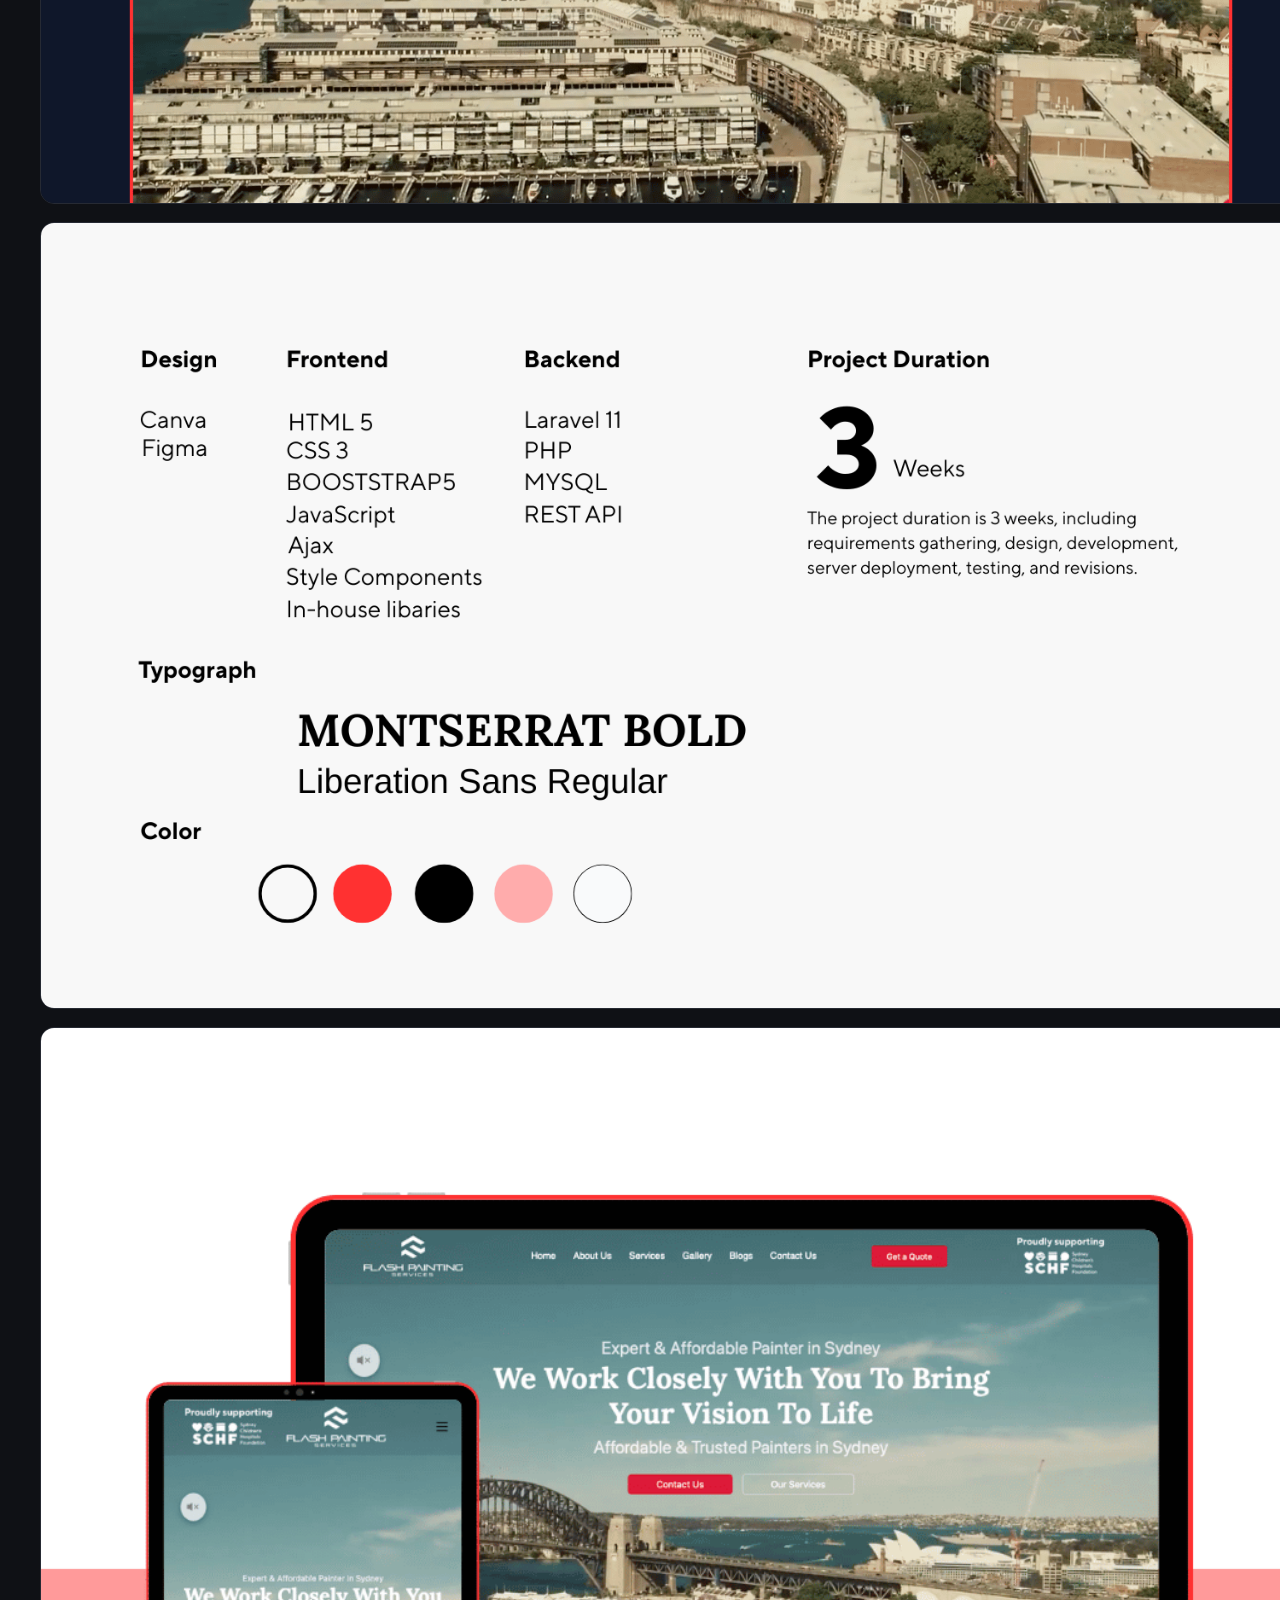
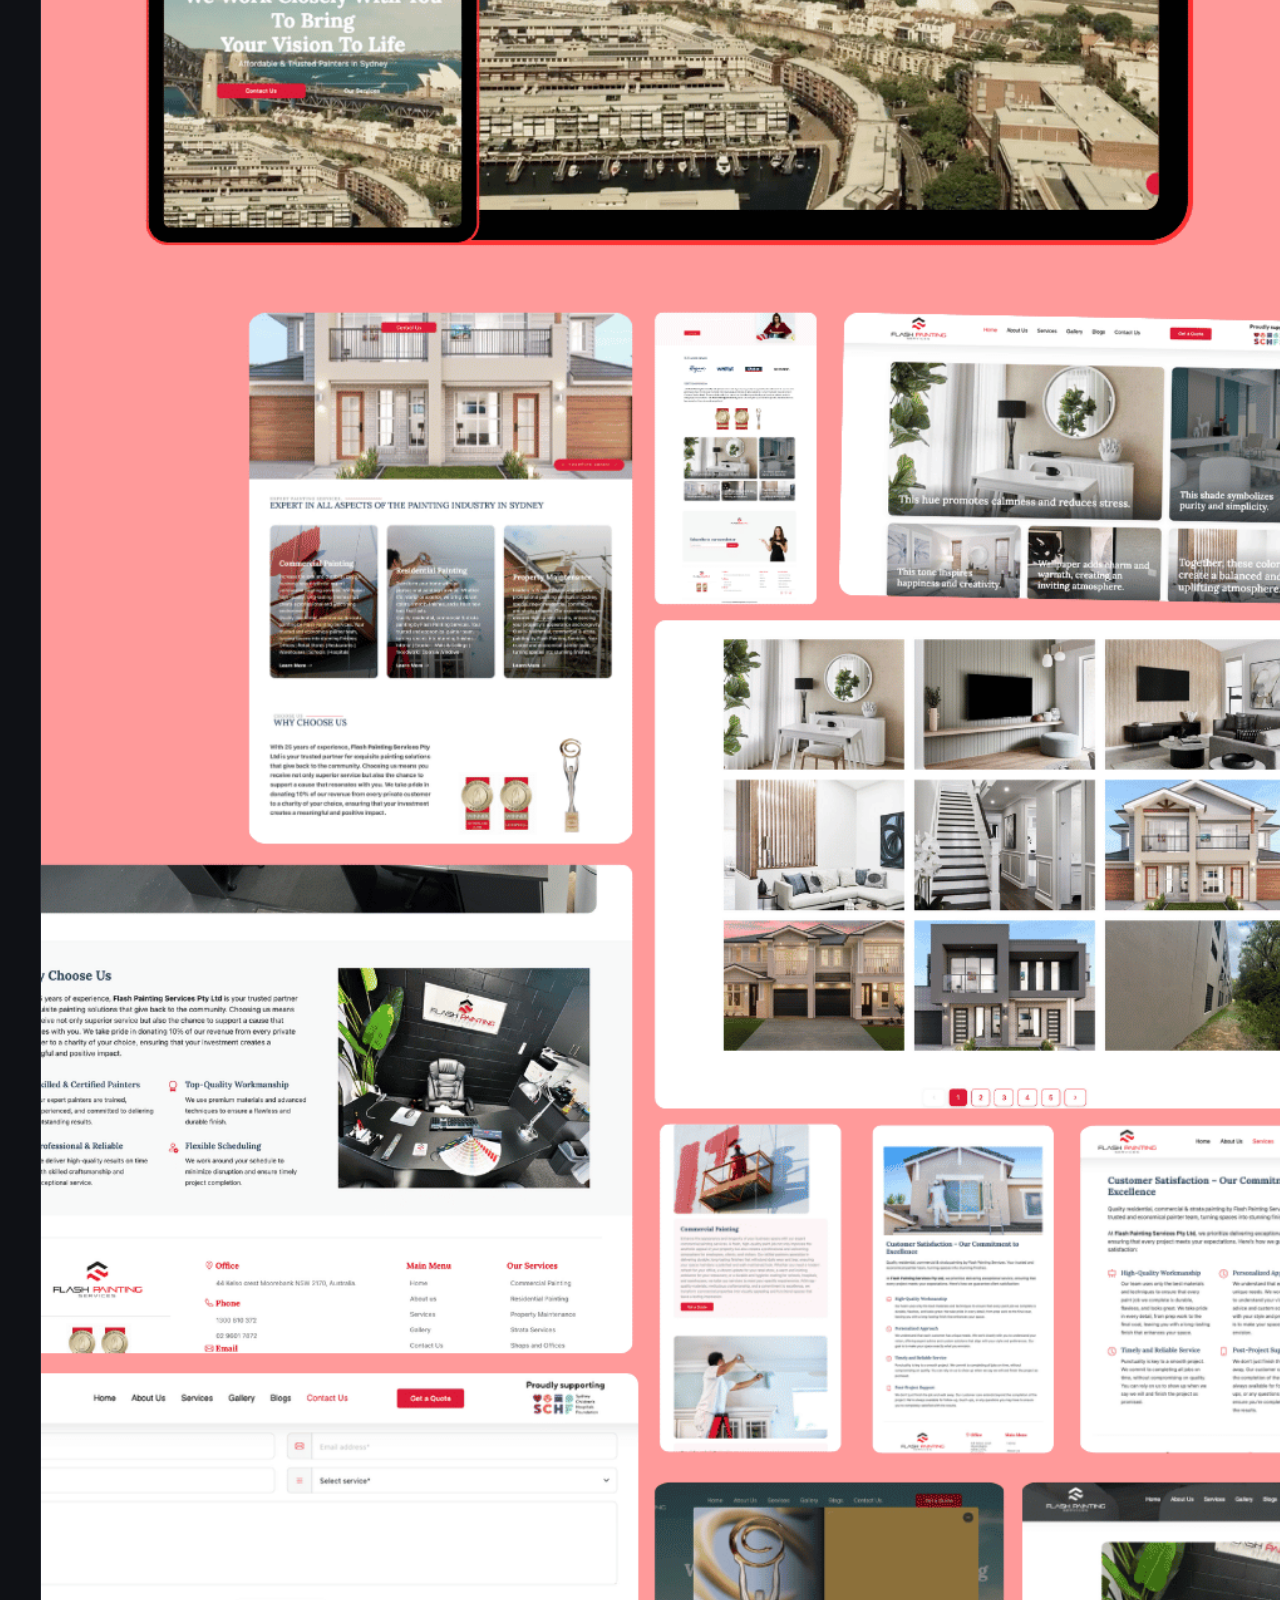
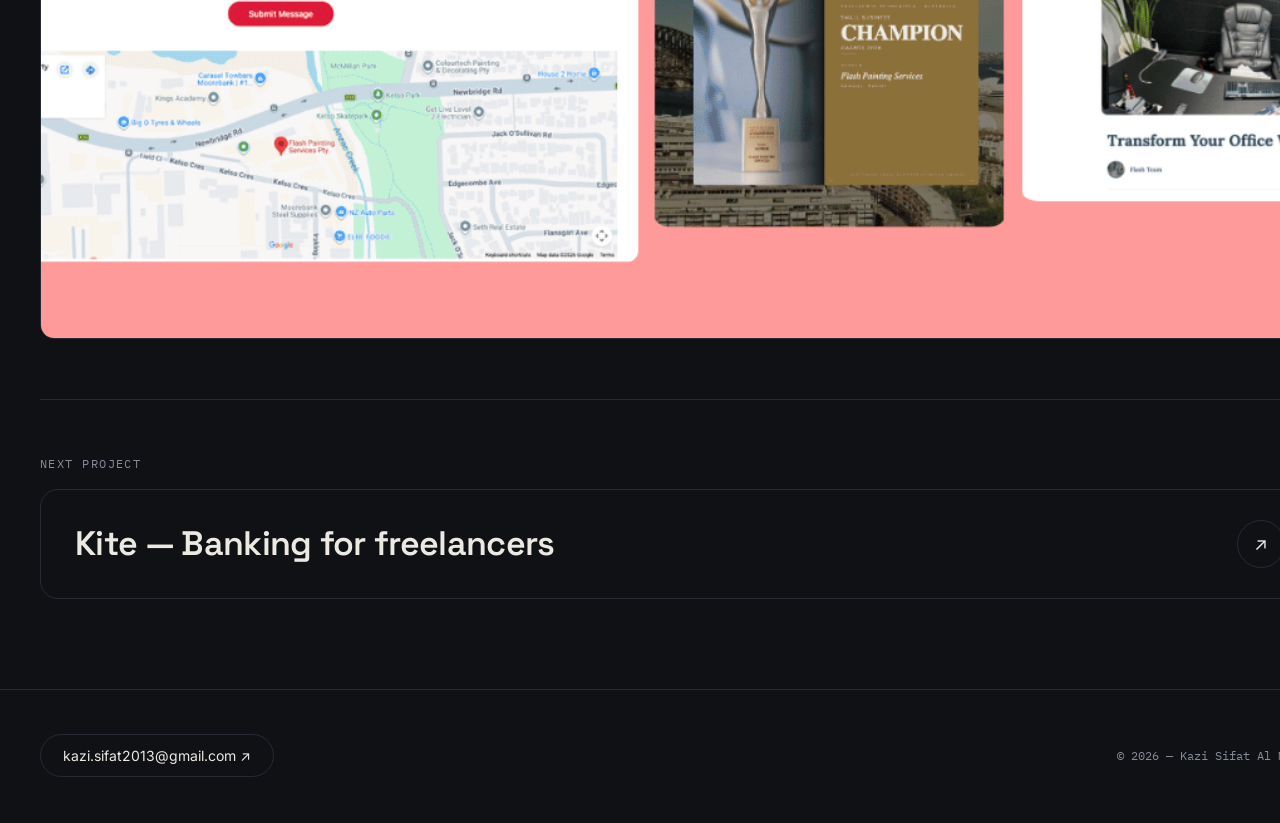
<file: project copy.html>
<!DOCTYPE html>
<html lang="en">
<head>
<meta charset="UTF-8">
<meta name="viewport" content="width=device-width, initial-scale=1.0">
<title>Flash Innovation — Case Study</title>
<link rel="preconnect" href="https://fonts.googleapis.com">
<link rel="preconnect" href="https://fonts.gstatic.com" crossorigin>
<link href="https://fonts.googleapis.com/css2?family=Space+Grotesk:wght@500;600;700&family=Inter:wght@400;500;600&family=IBM+Plex+Mono:wght@400;500&display=swap" rel="stylesheet">
</head>
<body style="margin:0;padding:0;background:#0F1115;color:#ECE9E2;font-family:'Inter',sans-serif;overflow-x:hidden;">

<!-- NAV -->
<nav style="position:fixed;top:0;left:0;right:0;z-index:60;display:flex;align-items:center;justify-content:space-between;padding:26px 40px;backdrop-filter:blur(10px);background:linear-gradient(to bottom, rgba(15,17,21,.85), rgba(15,17,21,0));">
  <div style="font-family:'Space Grotesk',sans-serif;font-size:18px;font-weight:700;letter-spacing:-.01em;">KS AL MAKSUD<span style="color:#3D5AFE;">.</span></div>
  <a href="index.html" style="display:inline-flex;align-items:center;gap:8px;font-family:'IBM Plex Mono',monospace;font-size:12px;letter-spacing:.05em;text-transform:uppercase;color:#fff;background:rgba(255,255,255,.04);border:1px solid #fff;border-radius:999px;padding:9px 18px;text-decoration:none;">← Back to work</a>
</nav>

<!-- HERO -->
<div style="height:56vh;min-height:360px;position:relative;overflow:hidden;background-image:url('flash_painting/cover.png');background-size:cover;background-position:center;background-color:#1A1408;">
  <div style="position:absolute;inset:0;background:linear-gradient(to top, #0F1115, transparent 55%);"></div>
  <span style="display:inline-flex;align-items:center;gap:6px;background:rgba(255,255,255,.05);border:1px solid rgba(236,233,226,.16);backdrop-filter:blur(10px) saturate(140%);border-radius:999px;padding:6px 13px;font-family:'IBM Plex Mono',monospace;font-size:11px;letter-spacing:.05em;text-transform:uppercase;color:#B9C2FF;position:absolute;top:110px;left:40px;z-index:2;">01 · Web Development</span>
</div>

<!-- BODY WRAP -->
<div style="width:100%;max-width:1640px;margin:0 auto;padding:0 40px;">

  <!-- HEADER -->
  <div style="padding:34px 0 30px;border-bottom:1px solid #262A33;display:flex;justify-content:space-between;align-items:flex-end;flex-wrap:wrap;gap:20px;">
    <h1 style="font-family:'Space Grotesk',sans-serif;font-size:clamp(30px,4.4vw,54px);font-weight:600;letter-spacing:-.02em;margin:0;">Flash Painting Services Ltd.</h1>
    <div style="display:flex;gap:14px;flex-wrap:wrap;font-family:'IBM Plex Mono',monospace;">
      <div style="font-size:13px;">
        <span style="background:rgba(255,255,255,.04);border:1px solid rgba(236,233,226,.14);backdrop-filter:blur(8px);color:#96A87E;text-transform:uppercase;letter-spacing:.06em;margin-bottom:8px;padding:5px 11px;border-radius:999px;display:inline-block;">Role</span>
        <span>Product &amp; Web Designer</span>
      </div>
      <div style="font-size:13px;">
        <span style="background:rgba(255,255,255,.04);border:1px solid rgba(236,233,226,.14);backdrop-filter:blur(8px);color:#96A87E;text-transform:uppercase;letter-spacing:.06em;margin-bottom:8px;padding:5px 11px;border-radius:999px;display:inline-block;">Year</span>
        <span>2026</span>
      </div>
      <div style="font-size:13px;">
        <span style="background:rgba(255,255,255,.04);border:1px solid rgba(236,233,226,.14);backdrop-filter:blur(8px);color:#96A87E;text-transform:uppercase;letter-spacing:.06em;margin-bottom:8px;padding:5px 11px;border-radius:999px;display:inline-block;">Category</span>
        <span>Web Design</span>
      </div>
    </div>
  </div>

  <!-- BODY: TEXT + GALLERY -->
  <div style="padding:46px 0 60px;display:flex;flex-wrap:wrap;gap:60px;">

    <div style="flex:1 1 380px;">
      <p style="color:#888C97;line-height:1.85;font-size:16px;margin:0 0 18px 0;">
        Flash Innovation approached me to rebuild their marketing site ahead of a product launch, moving away from a static one-pager toward a system that could scale as new features shipped.
      </p>
      <p style="color:#888C97;line-height:1.85;font-size:16px;margin:0 0 18px 0;">
        I designed a modular content architecture — reusable section templates, a flexible image gallery, and a component-driven build — so the team could publish updates without waiting on a developer each time.
      </p>
      <p style="color:#888C97;line-height:1.85;font-size:16px;margin:0;">
        The new site cut page-load time significantly and gave the team a consistent visual language across every launch asset.
      </p>
    </div>

    <div style="flex:1 1 460px;display:grid;gap:18px;">
      <!-- <div style="border-radius:14px;height:260px;overflow:hidden;border:1px solid #262A33;">
        <img src="flash_innovation/gallery1.jpg" alt="Flash Innovation gallery 1" style="width:100%;height:100%;object-fit:cover;display:block;">
      </div>
      <div style="border-radius:14px;height:260px;overflow:hidden;border:1px solid #262A33;">
        <img src="flash_innovation/gallery2.jpg" alt="Flash Innovation gallery 2" style="width:100%;height:100%;object-fit:cover;display:block;">
      </div> -->
    </div>

  </div>

  <!-- EXTRA IMAGE STRIP -->
  <div style="display:grid;gap:18px;padding-bottom:60px;">
    <img src="flash_painting/1.png" alt="Flash Innovation screenshot 1" style="width:100%;height:auto;border-radius:14px;border:1px solid #262A33;display:block;">
    <img src="flash_painting/2.png" alt="Flash Innovation screenshot 2" style="width:100%;height:auto;border-radius:14px;border:1px solid #262A33;display:block;">
    <img src="flash_painting/3.png" alt="Flash Innovation screenshot 3" style="width:100%;height:auto;border-radius:14px;border:1px solid #262A33;display:block;">
  </div>

  <!-- NEXT PROJECT -->
  <div style="border-top:1px solid #262A33;padding:56px 0 90px;">
    <div style="font-family:'IBM Plex Mono',monospace;font-size:12px;letter-spacing:.12em;text-transform:uppercase;color:#888C97;margin-bottom:18px;">Next project</div>
    <a href="project.html?id=0" style="display:flex;justify-content:space-between;align-items:center;gap:20px;padding:30px 34px;border:1px solid #262A33;border-radius:18px;text-decoration:none;color:#ECE9E2;">
      <h3 style="font-family:'Space Grotesk',sans-serif;font-size:clamp(22px,3vw,34px);font-weight:600;letter-spacing:-.02em;margin:0;">Kite — Banking for freelancers</h3>
      <span style="flex:0 0 auto;width:46px;height:46px;display:flex;align-items:center;justify-content:center;border-radius:50%;border:1px solid #262A33;font-size:18px;">↗</span>
    </a>
  </div>

</div>

<!-- FOOTER -->
<footer style="width:100%;max-width:1640px;margin:0 auto;padding:44px 40px 46px;border-top:1px solid #262A33;display:flex;justify-content:space-between;align-items:center;flex-wrap:wrap;gap:18px;">
  <a href="mailto:kazi.sifat2013@gmail.com" style="display:inline-flex;align-items:center;gap:10px;border:1px solid #262A33;border-radius:999px;padding:12px 22px;font-size:14px;color:#ECE9E2;text-decoration:none;">kazi.sifat2013@gmail.com ↗</a>
  <small style="font-family:'IBM Plex Mono',monospace;color:#888C97;font-size:12px;">© 2026 — Kazi Sifat Al Maksud</small>
</footer>

</body>
</html>
</file>
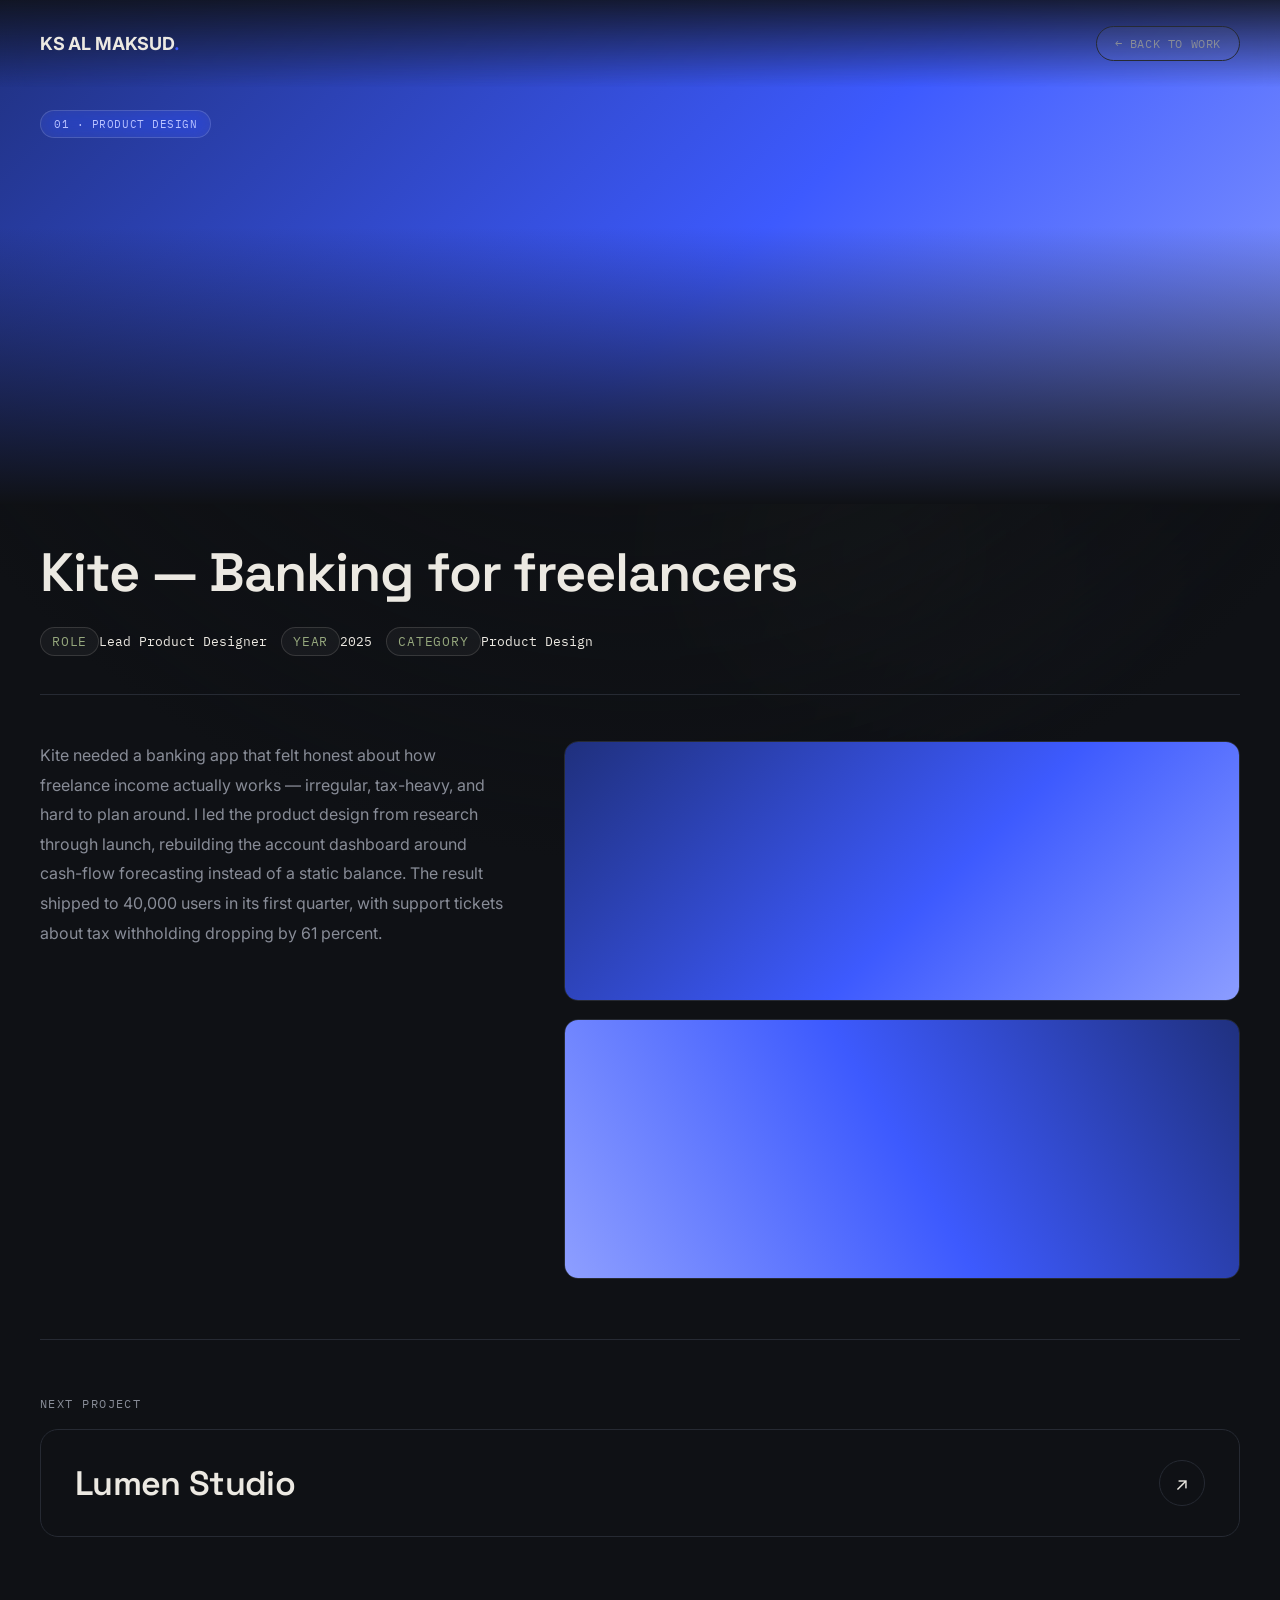
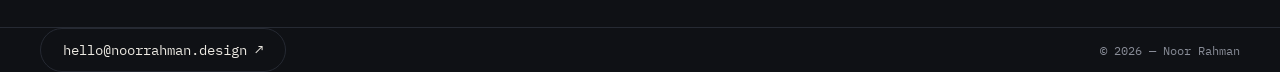
<file: project.html>
<!DOCTYPE html>
<html lang="en">
<head>
<meta charset="UTF-8">
<meta name="viewport" content="width=device-width, initial-scale=1.0">
<title>Case Study — Kazi Sifat Al Maksud</title>
<link rel="preconnect" href="https://fonts.googleapis.com">
<link rel="preconnect" href="https://fonts.gstatic.com" crossorigin>
<link href="https://fonts.googleapis.com/css2?family=Space+Grotesk:wght@500;600;700&family=Inter:wght@400;500;600&family=IBM+Plex+Mono:wght@400;500&display=swap" rel="stylesheet">
<style>
  :root{
    --bg:#0F1115;
    --panel:#161920;
    --panel-2:#1C202A;
    --text:#ECE9E2;
    --muted:#888C97;
    --line:#262A33;
    --accent:#3D5AFE;
    --accent-soft:#B9C2FF;
    --tag:#96A87E;
    --radius:18px;
    --ease:cubic-bezier(.22,1,.36,1);
  }

  *{margin:0;padding:0;box-sizing:border-box;}
  html{scroll-behavior:smooth;}
  body{
    background:var(--bg);
    color:var(--text);
    font-family:'Inter',sans-serif;
    overflow-x:hidden;
  }
  ::selection{background:var(--accent);color:#fff;}
  .display{font-family:'Space Grotesk',sans-serif;}
  .mono{font-family:'IBM Plex Mono',monospace;}
  a{color:inherit;text-decoration:none;}

  /* ---------- ambient background animation ---------- */
  .bg-ambient{
    position:fixed;
    inset:0;
    z-index:-1;
    overflow:hidden;
    pointer-events:none;
  }
  .bg-ambient .blob{
    position:absolute;
    border-radius:50%;
    filter:blur(100px);
    mix-blend-mode:screen;
    will-change:transform;
  }
  .bg-ambient .b1{
    width:560px;height:560px;
    top:-12%;left:-10%;
    background:radial-gradient(circle at 30% 30%, var(--accent), transparent 70%);
    opacity:.4;
    animation:drift1 24s var(--ease) infinite alternate;
  }
  .bg-ambient .b2{
    width:480px;height:480px;
    bottom:-18%;right:-8%;
    background:radial-gradient(circle at 60% 40%, var(--accent-soft), transparent 70%);
    opacity:.28;
    animation:drift2 30s var(--ease) infinite alternate;
  }
  .bg-ambient .b3{
    width:420px;height:420px;
    top:38%;left:52%;
    background:radial-gradient(circle at 50% 50%, var(--tag), transparent 70%);
    opacity:.16;
    animation:drift3 36s var(--ease) infinite alternate;
  }
  .bg-ambient::after{
    content:"";
    position:absolute;inset:0;
    background:radial-gradient(circle at 50% 0%, transparent 0%, var(--bg) 78%);
  }
  @keyframes drift1{
    0%{ transform:translate(0,0) scale(1); }
    100%{ transform:translate(90px,70px) scale(1.2); }
  }
  @keyframes drift2{
    0%{ transform:translate(0,0) scale(1); }
    100%{ transform:translate(-70px,-60px) scale(1.15); }
  }
  @keyframes drift3{
    0%{ transform:translate(0,0) scale(1); }
    100%{ transform:translate(-50px,60px) scale(1.1); }
  }
  @media (prefers-reduced-motion:reduce){
    .bg-ambient .blob{ animation:none; }
  }

  .wrap{
    width:100%;
    max-width:1640px;
    margin:0 auto;
    padding:0 40px;
  }
  @media (max-width:700px){ .wrap{padding:0 22px;} }

  .fade-item{
    opacity:0;
    transform:translateY(16px);
    animation:fadeInUp .7s var(--ease) forwards;
  }
  .fade-item:nth-of-type(1){animation-delay:.1s;}
  .fade-item:nth-of-type(2){animation-delay:.2s;}
  @keyframes fadeInUp{ to{ opacity:1; transform:translateY(0);} }

  /* ---------- nav ---------- */
  nav{
    position:fixed;top:0;left:0;right:0;
    z-index:60;
    display:flex;align-items:center;justify-content:space-between;
    padding:26px 40px;
    backdrop-filter:blur(10px);
    background:linear-gradient(to bottom, rgba(15,17,21,.85), rgba(15,17,21,0));
  }
  @media (max-width:700px){ nav{padding:20px 22px;} }
  .mark{ font-size:18px; font-weight:700; letter-spacing:-.01em; }
  .mark span{ color:var(--accent); }

  .back-link{
    display:inline-flex;
    align-items:center;
    gap:8px;
    font-family:'IBM Plex Mono',monospace;
    font-size:12px;
    letter-spacing:.05em;
    text-transform:uppercase;
    color:var(--muted);
    background:rgba(255,255,255,.04);
    border:1px solid var(--line);
    border-radius:999px;
    padding:9px 18px;
    transition:border-color .3s var(--ease), color .3s var(--ease);
  }
  .back-link:hover{ border-color:var(--accent); color:var(--accent-soft); }

  /* ---------- hero ---------- */
  .p-hero{
    height:56vh;
    min-height:360px;
    margin-top:0;
    position:relative;
    overflow:hidden;
  }
  .p-hero .art{ position:absolute; inset:-8%; }
  .p-hero::after{
    content:"";
    position:absolute;inset:0;
    background:linear-gradient(to top, var(--bg), transparent 55%);
  }

  .glass-label{
    display:inline-flex;
    align-items:center;
    gap:6px;
    background:rgba(255,255,255,.05);
    border:1px solid rgba(236,233,226,.16);
    backdrop-filter:blur(10px) saturate(140%);
    -webkit-backdrop-filter:blur(10px) saturate(140%);
    border-radius:999px;
    padding:6px 13px;
    font-family:'IBM Plex Mono',monospace;
    font-size:11px;
    letter-spacing:.05em;
    text-transform:uppercase;
    color:var(--accent-soft);
    position:absolute;
    top:110px;left:40px;
    z-index:2;
  }
  @media (max-width:700px){ .glass-label{ left:22px; top:100px; } }

  /* ---------- header ---------- */
  .cs-header{
    padding:34px 0 30px;
    border-bottom:1px solid var(--line);
    display:flex;
    justify-content:space-between;
    align-items:flex-end;
    flex-wrap:wrap;
    gap:20px;
  }
  .cs-header h1{
    font-size:clamp(30px,4.4vw,54px);
    font-weight:600;
    letter-spacing:-.02em;
  }
  .cs-meta{ display:flex; gap:14px; flex-wrap:wrap; }
  .cs-meta div{ font-size:13px; }
  .cs-meta .label{
    font-family:'IBM Plex Mono',monospace;
    background:rgba(255,255,255,.04);
    border:1px solid rgba(236,233,226,.14);
    backdrop-filter:blur(8px);
    -webkit-backdrop-filter:blur(8px);
    color:var(--tag);
    text-transform:uppercase;
    letter-spacing:.06em;
    margin-bottom:8px;
    padding:5px 11px;
    border-radius:999px;
    display:inline-block;
  }

  /* ---------- body ---------- */
  .cs-body{
    padding:46px 0 60px;
    display:grid;
    grid-template-columns:1.1fr 1.6fr;
    gap:60px;
  }
  @media (max-width:820px){ .cs-body{grid-template-columns:1fr; gap:30px;} }
  .cs-body p{
    color:var(--muted);
    line-height:1.85;
    font-size:16px;
    margin-bottom:18px;
  }
  .cs-gallery{ display:grid; gap:18px; }
  .cs-gallery .art-block{
    border-radius:14px;
    height:260px;
    position:relative;
    overflow:hidden;
    border:1px solid var(--line);
  }
  .cs-gallery .art-block .art{ position:absolute; inset:-8%; }

  /* ---------- next project ---------- */
  .next-project{
    border-top:1px solid var(--line);
    padding:56px 0 90px;
  }
  .next-project .eyebrow{
    font-family:'IBM Plex Mono',monospace;
    font-size:12px;
    letter-spacing:.12em;
    text-transform:uppercase;
    color:var(--muted);
    margin-bottom:18px;
  }
  .next-card{
    display:flex;
    justify-content:space-between;
    align-items:center;
    gap:20px;
    padding:30px 34px;
    border:1px solid var(--line);
    border-radius:var(--radius);
    transition:border-color .35s var(--ease), transform .35s var(--ease);
  }
  .next-card:hover{ border-color:var(--accent); transform:translateY(-3px); }
  .next-card h3{
    font-size:clamp(22px,3vw,34px);
    font-weight:600;
    letter-spacing:-.02em;
  }
  .next-card .arrow{
    flex:0 0 auto;
    width:46px;height:46px;
    display:flex;align-items:center;justify-content:center;
    border-radius:50%;
    border:1px solid var(--line);
    font-size:18px;
    transition:transform .35s var(--ease), background .35s var(--ease), border-color .35s var(--ease);
  }
  .next-card:hover .arrow{ transform:translate(4px,-4px); background:var(--accent); border-color:var(--accent); }

  /* ---------- footer ---------- */
  footer{
    border-top:1px solid var(--line);
    padding:44px 0 46px;
    display:flex;
    justify-content:space-between;
    align-items:center;
    flex-wrap:wrap;
    gap:18px;
  }
  footer .contact-link{
    display:inline-flex;
    align-items:center;
    gap:10px;
    border:1px solid var(--line);
    border-radius:999px;
    padding:12px 22px;
    font-size:14px;
    transition:border-color .3s var(--ease), color .3s var(--ease);
  }
  footer .contact-link:hover{ border-color:var(--accent); color:var(--accent-soft); }
  footer small{ color:var(--muted); font-size:12px; }
</style>
</head>
<body>

<div class="bg-ambient" aria-hidden="true">
  <span class="blob b1"></span>
  <span class="blob b2"></span>
  <span class="blob b3"></span>
</div>

<nav>
  <div class="mark">KS AL MAKSUD<span>.</span></div>
  <a class="back-link" href="index.html">← Back to work</a>
</nav>

<div class="p-hero">
  <div class="art" id="pHero"></div>
  <span class="glass-label" id="pBadge"></span>
</div>

<div class="wrap">
  <div class="cs-header fade-item">
    <h1 class="display" id="pTitle"></h1>
    <div class="cs-meta mono">
      <div><span class="label">Role</span><span id="pRole"></span></div>
      <div><span class="label">Year</span><span id="pYear"></span></div>
      <div><span class="label">Category</span><span id="pCat"></span></div>
    </div>
  </div>

  <div class="cs-body">
    <div class="fade-item" id="pText"></div>
    <div class="cs-gallery fade-item">
      <div class="art-block"><div class="art" id="pGal1"></div></div>
      <div class="art-block"><div class="art" id="pGal2"></div></div>
    </div>
  </div>

  <div class="next-project">
    <div class="eyebrow mono">Next project</div>
    <a class="next-card" id="nextCard" href="#">
      <h3 class="display" id="nextTitle"></h3>
      <span class="arrow">↗</span>
    </a>
  </div>
</div>

<footer class="wrap">
  <a class="contact-link mono" href="mailto:hello@noorrahman.design">hello@noorrahman.design ↗</a>
  <small class="mono">© 2026 — Noor Rahman</small>
</footer>

<script>
const projects = [
  {
    title:"Kite — Banking for freelancers",
    role:"Lead Product Designer",
    year:"2025",
    cat:"Product Design",
    grad:"linear-gradient(135deg,#1B2A6B,#3D5AFE 55%,#9AA9FF)",
    text:"Kite needed a banking app that felt honest about how freelance income actually works — irregular, tax-heavy, and hard to plan around. I led the product design from research through launch, rebuilding the account dashboard around cash-flow forecasting instead of a static balance. The result shipped to 40,000 users in its first quarter, with support tickets about tax withholding dropping by 61 percent."
  },
  {
    title:"Lumen Studio",
    role:"Brand Designer",
    year:"2025",
    cat:"Branding",
    grad:"linear-gradient(150deg,#3A2A16,#96A87E 60%,#D9E0C7)",
    text:"Lumen Studio, a lighting-design collective, wanted an identity that read as considered rather than decorative. I built a mark based on the way a single fixture throws shadow, paired with a restrained type system and a paper-stock print suite for their client presentations. The identity now anchors their site, signage, and studio space."
  },
  {
    title:"Wander",
    role:"Web Designer",
    year:"2024",
    cat:"Web Design",
    grad:"linear-gradient(150deg,#0D2130,#2C6E8F 55%,#8FD1E8)",
    text:"Wander's booking flow was losing almost half of users at the payment step. I redesigned the site around a single-page itinerary builder, cutting the checkout flow from seven steps to three and rewriting the copy to match how people actually describe trips. Conversion on mobile rose 34 percent within six weeks of launch."
  },
  {
    title:"Motionhouse Reel",
    role:"Motion Director",
    year:"2024",
    cat:"Motion",
    grad:"linear-gradient(150deg,#241226,#7A3D9B 55%,#C79BE0)",
    text:"A 90-second identity reel for a production house's new showreel, built around a single recurring shape that reforms into every client logo featured. I directed the animation system and typography choreography, keeping the palette to two tones so the client marks stayed the visual focus throughout."
  },
  {
    title:"Fable",
    role:"Product Designer",
    year:"2024",
    cat:"Product Design",
    grad:"linear-gradient(150deg,#331414,#B15A3E 55%,#EDB79B)",
    text:"Fable is a reading app for children aged 5 to 9. I designed the interaction model around large touch targets and audio-first navigation so pre-readers could use it independently, and built a parent dashboard that surfaces reading habits without turning them into a performance metric. Average session length grew from 6 to 19 minutes."
  },
  {
    title:"Northbound",
    role:"Brand Designer",
    year:"2023",
    cat:"Branding",
    grad:"linear-gradient(150deg,#12241A,#3E7A52 55%,#A9D8B8)",
    text:"Northbound makes technical outdoor gear for cold-weather hiking. The identity draws from topographic contour lines and gear labelling conventions, giving the brand a utilitarian voice that stands apart from the softer outdoor-lifestyle look most competitors share. The system now spans packaging, hangtags, and a print catalogue."
  }
];

const params = new URLSearchParams(window.location.search);
let id = parseInt(params.get('id'), 10);
if(isNaN(id) || id < 0 || id >= projects.length) id = 0;
const p = projects[id];
const nextId = (id + 1) % projects.length;
const np = projects[nextId];

document.title = p.title + " — Case Study";
document.getElementById('pHero').style.background = p.grad;
document.getElementById('pBadge').textContent = String(id+1).padStart(2,'0') + ' · ' + p.cat;
document.getElementById('pTitle').textContent = p.title;
document.getElementById('pRole').textContent = p.role;
document.getElementById('pYear').textContent = p.year;
document.getElementById('pCat').textContent = p.cat;
document.getElementById('pText').innerHTML = '<p>'+p.text+'</p>';
document.getElementById('pGal1').style.background = p.grad;
document.getElementById('pGal2').style.background = 'linear-gradient(60deg,'+p.grad.match(/#[0-9A-Fa-f]{6}/g).reverse().join(',')+')';
document.getElementById('nextCard').href = 'project.html?id='+nextId;
document.getElementById('nextTitle').textContent = np.title;
</script>

</body>
</html>
</file>
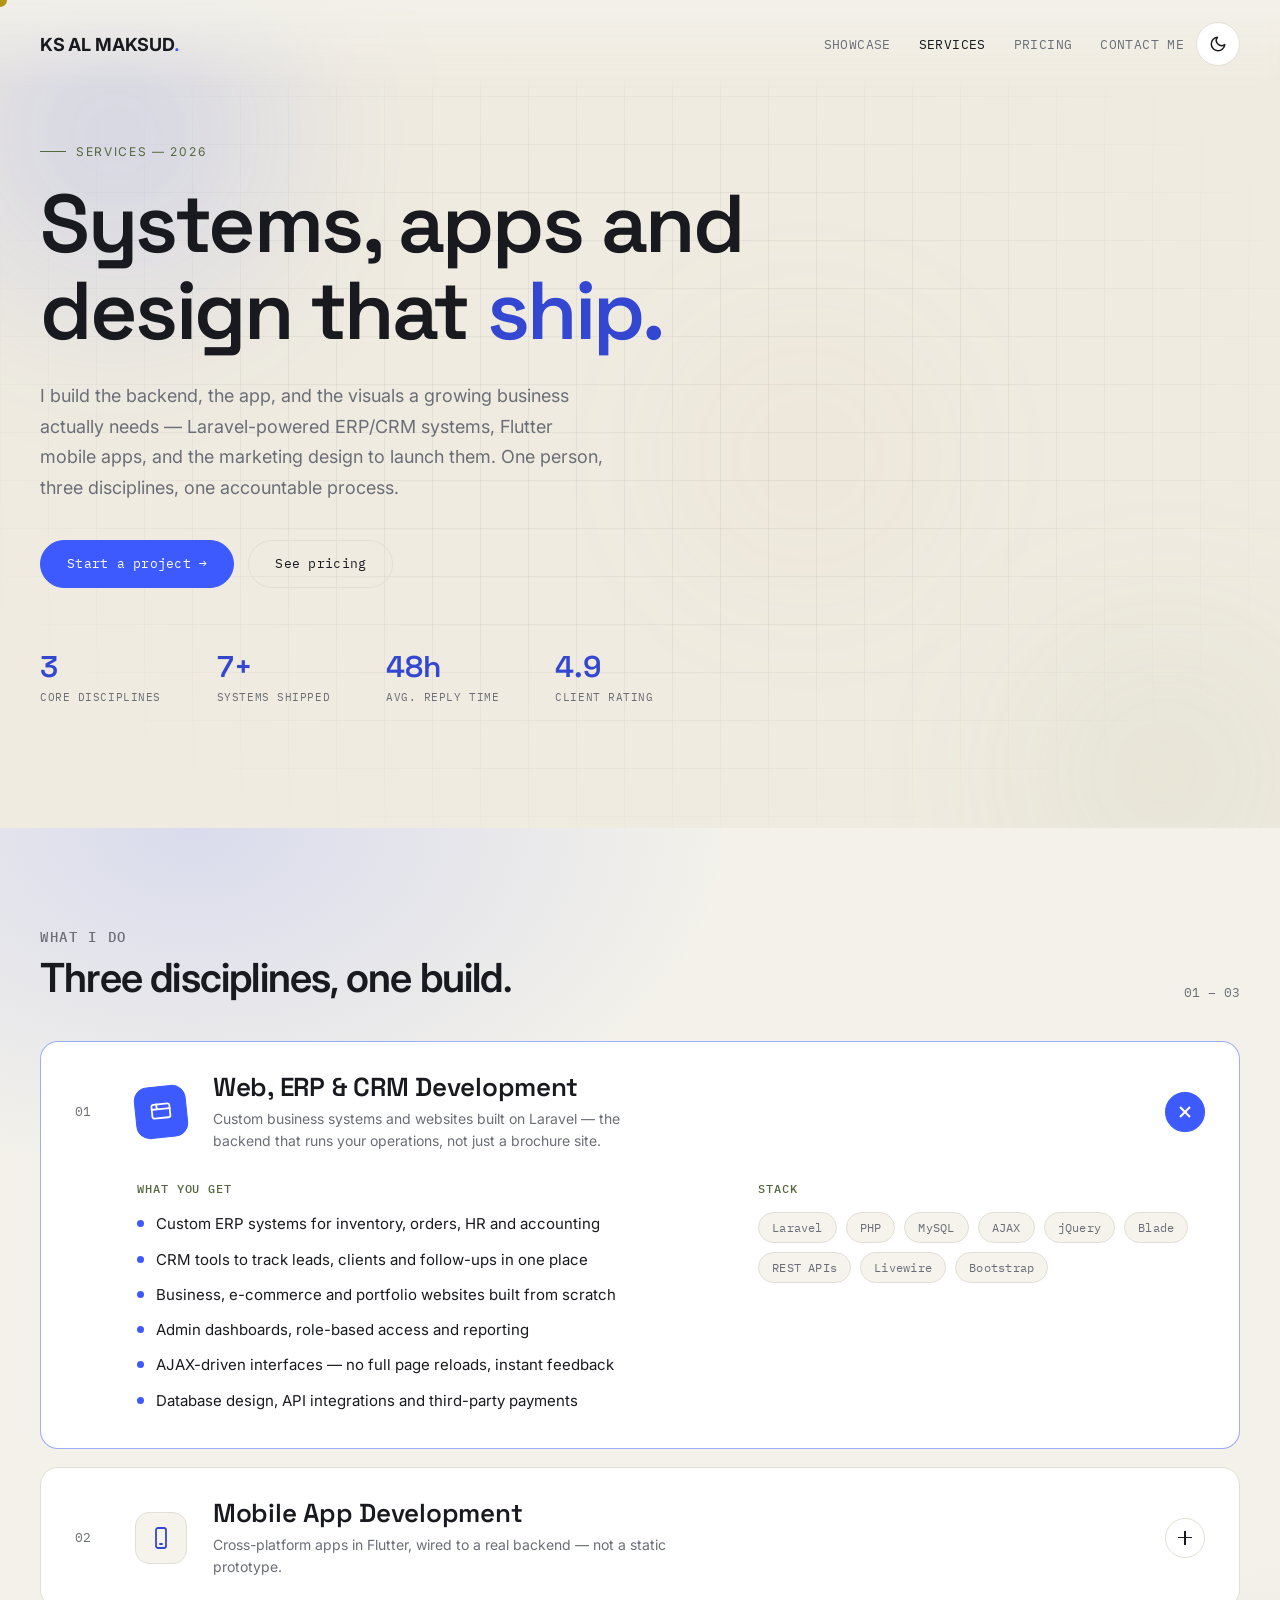
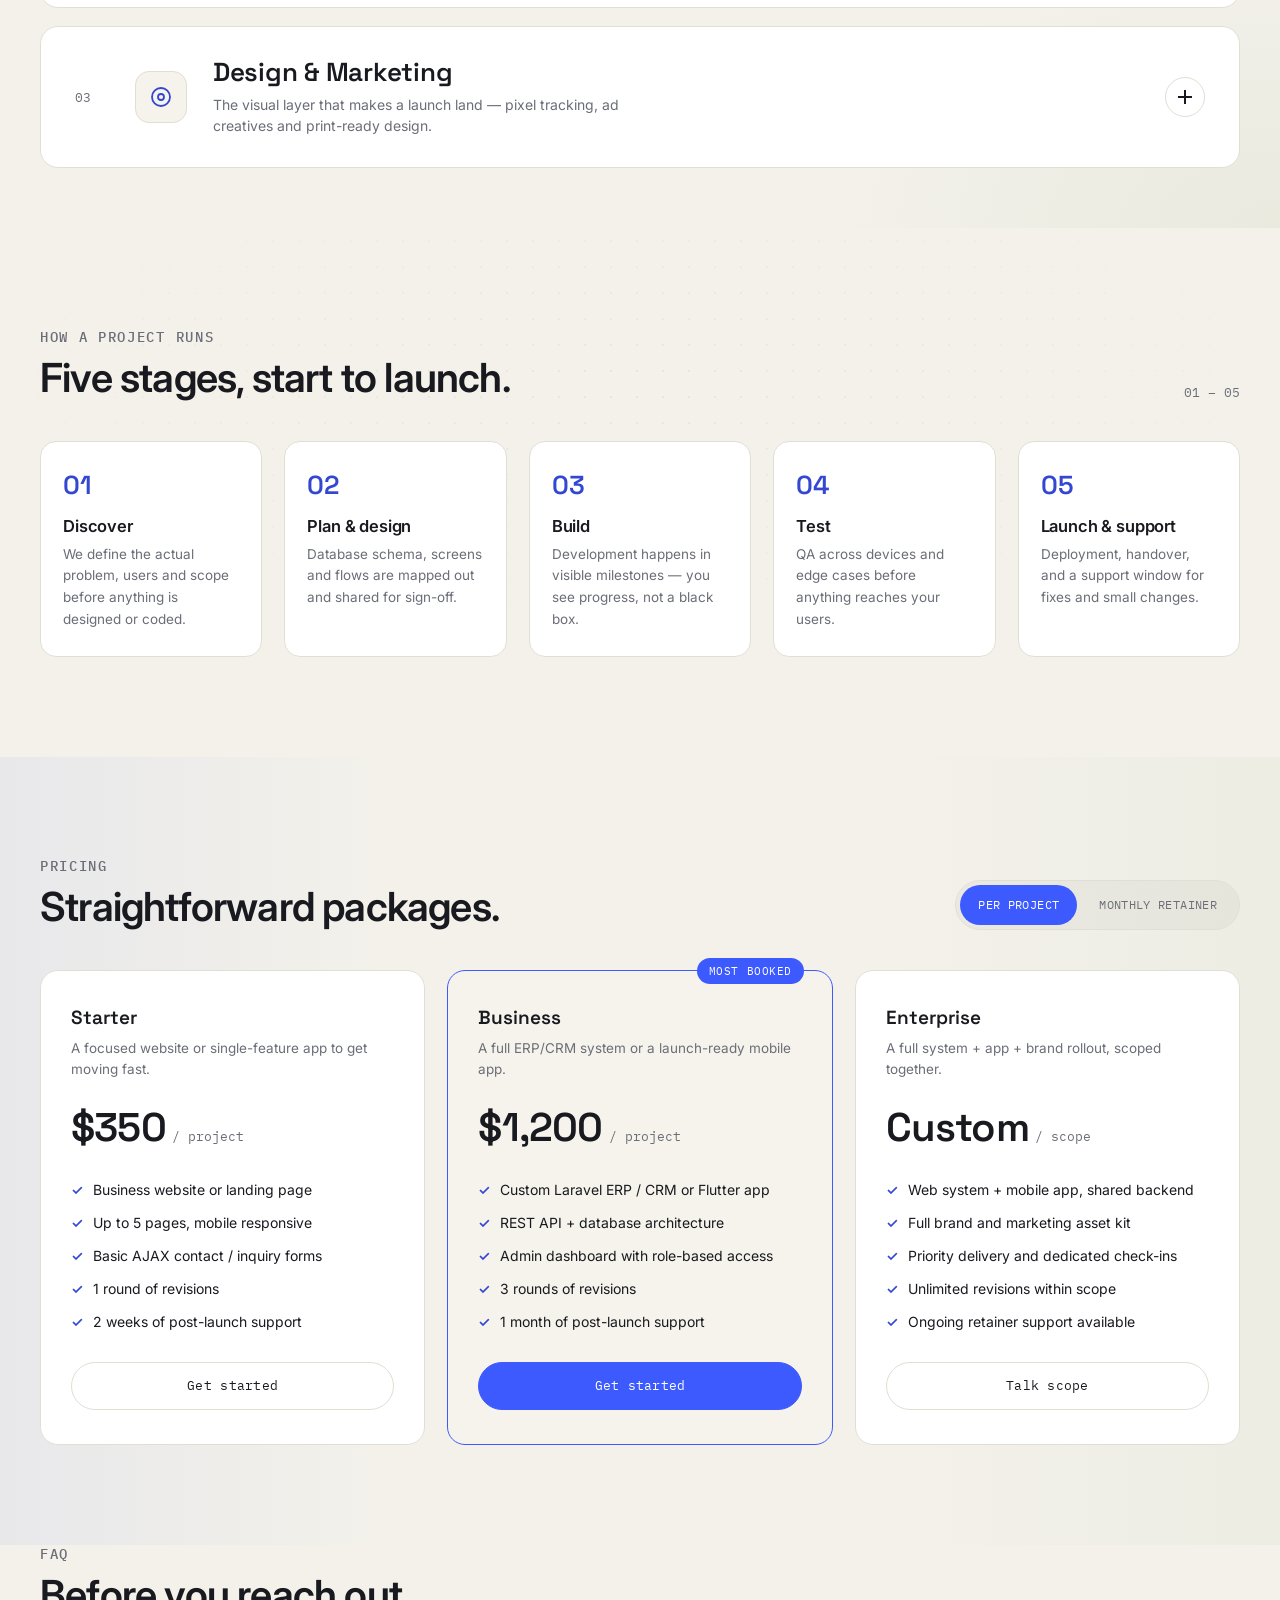
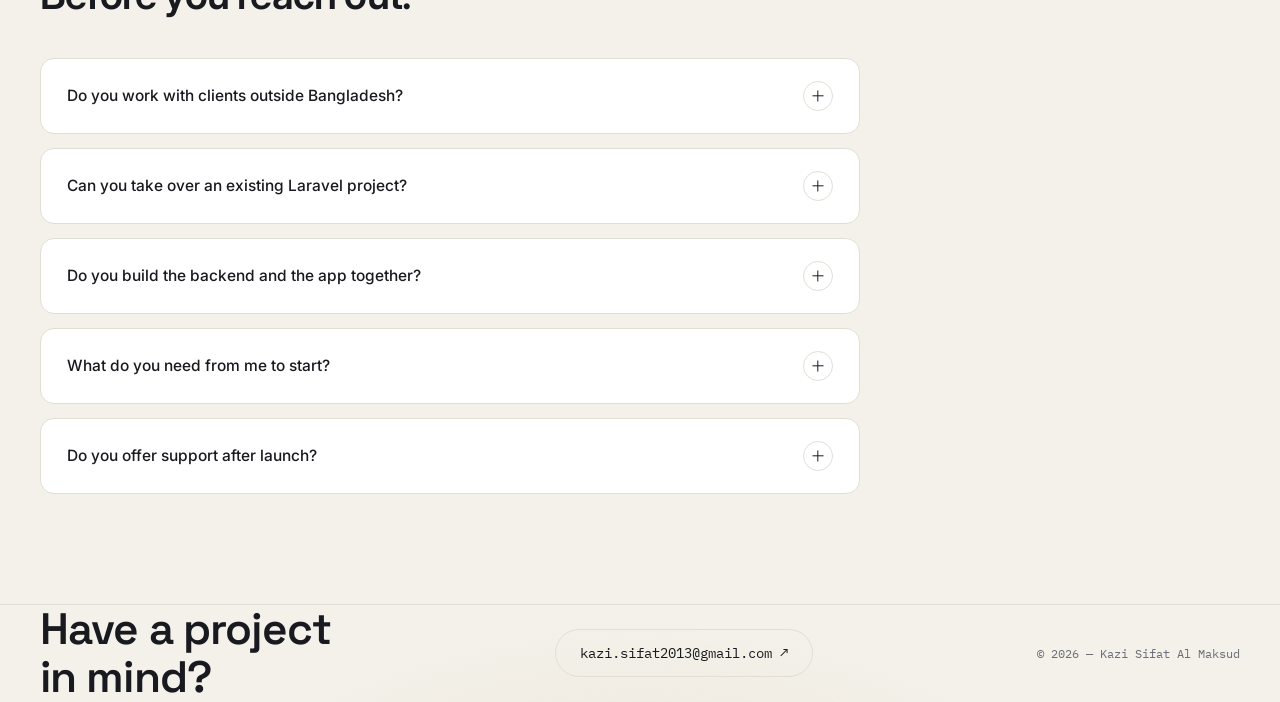
<file: services.html>
<!DOCTYPE html>
<html lang="en">
<head>
<meta charset="UTF-8">
<script>
  /* Set theme before first paint to avoid a flash of the wrong theme */
  (function(){
    try{
      var stored = localStorage.getItem('ks-theme');
      var theme = stored || (window.matchMedia('(prefers-color-scheme: light)').matches ? 'light' : 'dark');
      document.documentElement.setAttribute('data-theme', theme);
    }catch(e){
      document.documentElement.setAttribute('data-theme','dark');
    }
  })();
</script>
<meta name="viewport" content="width=device-width, initial-scale=1.0, viewport-fit=cover">
<meta name="color-scheme" content="dark light">
<meta name="description" content="Laravel ERP/CRM systems, Flutter mobile apps, and marketing design — services and pricing from Kazi Sifat Al Maksud.">
<title>Services — Kazi Sifat Al Maksud</title>
<link rel="preconnect" href="https://fonts.googleapis.com">
<link rel="preconnect" href="https://fonts.gstatic.com" crossorigin>
<link href="https://fonts.googleapis.com/css2?family=Space+Grotesk:wght@500;600;700&family=Inter:wght@400;500;600&family=IBM+Plex+Mono:wght@400;500&display=swap" rel="stylesheet">
<style>
  :root{
    --bg:#0B0D12;
    --panel:#14161D;
    --panel-2:#191C25;
    --text:#ECE9E2;
    --muted:#888C97;
    --line:#262A33;
    --accent:#3D5AFE;
    --accent-soft:#B9C2FF;
    --tag:#96A87E;
    --warm:#E8B589;
    --hero-bg:#08090C;
    --grid-line:rgba(255,255,255,.04);
    --radius:18px;
    --ease:cubic-bezier(.22,1,.36,1);
    --text-on-media:#ECE9E2;
    --accent-on-media:#B9C2FF;
    --cursor-fill:#B9C2FF;

    /* fluid layout tokens (same as the homepage) */
    --gutter:clamp(20px, 4vw, 40px);
    --section-y:clamp(56px, 9vw, 100px);
    --gap:clamp(14px, 2vw, 22px);
    --nav-h:76px;
    --safe-top:env(safe-area-inset-top, 0px);
    --safe-bottom:env(safe-area-inset-bottom, 0px);
  }
  html[data-theme="light"]{
    --bg:#F3F1EA;
    --panel:#FFFFFF;
    --panel-2:#F5F3EC;
    --text:#191A1F;
    --muted:#6B6E77;
    --line:#E1DED4;
    --accent-soft:#3347D1;
    --tag:#54683F;
    --warm:#B0703A;
    --hero-bg:#EFEBE0;
    --grid-line:rgba(20,20,26,.05);
  }

  *{margin:0;padding:0;box-sizing:border-box;}
  html{scroll-behavior:smooth;-webkit-text-size-adjust:100%;text-size-adjust:100%;scroll-padding-top:calc(var(--nav-h) + 12px);}
  body{
    background:var(--bg);color:var(--text);font-family:'Inter',system-ui,-apple-system,'Segoe UI',Roboto,sans-serif;
    overflow-x:hidden;cursor:none;-webkit-font-smoothing:antialiased;
    transition:background-color .45s var(--ease), color .45s var(--ease);
  }
  button{font:inherit;color:inherit;}
  ::selection{background:var(--accent);color:#fff;}
  .display{font-family:'Space Grotesk',system-ui,sans-serif;}
  .mono{font-family:'IBM Plex Mono',ui-monospace,SFMono-Regular,Menlo,monospace;}
  a{color:inherit;text-decoration:none;}

  /* custom cursor only for real mouse users */
  @media (pointer:coarse), (hover:none){ body{cursor:auto;} #cursor{display:none;} }

  :focus{outline:none;}
  :focus-visible{outline:2px solid var(--accent-soft);outline-offset:3px;border-radius:6px;}

  #cursor{
    position:fixed;top:0;left:0;width:14px;height:14px;border-radius:50%;
    background:var(--accent);pointer-events:none;z-index:999;transform:translate(-50%,-50%);
    transition:width .3s var(--ease),height .3s var(--ease),background .3s var(--ease);mix-blend-mode:difference;
  }
  #cursor.view{width:84px;height:84px;background:var(--cursor-fill);}
  #cursor .label{
    position:absolute;inset:0;display:flex;align-items:center;justify-content:center;
    font-size:12px;letter-spacing:.05em;color:#0F1115;opacity:0;
    transition:opacity .25s var(--ease);font-family:'IBM Plex Mono',monospace;text-transform:uppercase;
  }
  #cursor.view .label{opacity:1;}

  .wrap{width:100%;max-width:1280px;margin:0 auto;padding:0 var(--gutter);position:relative;z-index:1;}
  section{position:relative;}
  .reveal{opacity:0;transform:translateY(28px);transition:opacity .9s var(--ease), transform .9s var(--ease);}
  .reveal.in{opacity:1;transform:translateY(0);}

  /* ---------- nav ---------- */
  nav{
    position:fixed;top:0;left:0;right:0;z-index:60;display:flex;align-items:center;justify-content:space-between;
    padding:calc(22px + var(--safe-top)) var(--gutter) 22px;
    -webkit-backdrop-filter:blur(10px);backdrop-filter:blur(10px);
    background:linear-gradient(to bottom, rgba(11,13,18,.85), rgba(11,13,18,0));
    transition:background .45s var(--ease);
  }
  html[data-theme="light"] nav{background:linear-gradient(to bottom, rgba(243,241,234,.88), rgba(243,241,234,0));}
  .mark{font-size:18px;font-weight:700;letter-spacing:-.01em;white-space:nowrap;}
  .mark span{color:var(--accent);}
  .nav-right{display:flex;align-items:center;gap:12px;}
  .navlinks{display:flex;gap:clamp(18px,2.4vw,28px);font-family:'IBM Plex Mono',monospace;font-size:12.5px;letter-spacing:.03em;text-transform:uppercase;color:var(--muted);}
  .navlinks a{transition:color .3s var(--ease);padding:6px 0;}
  .navlinks a:hover{color:var(--accent-soft);}
  .navlinks a[aria-current="page"]{color:var(--text);}

  .menu-toggle{
    display:none;width:44px;height:44px;padding:8px;border:0;background:transparent;cursor:pointer;color:var(--text);
    flex-direction:column;justify-content:center;align-items:center;gap:5px;
  }
  .menu-toggle span{display:block;width:22px;height:2px;background:currentColor;border-radius:2px;transition:all .3s ease;}
  .menu-toggle.active span:nth-child(1){transform:translateY(7px) rotate(45deg);}
  .menu-toggle.active span:nth-child(2){opacity:0;}
  .menu-toggle.active span:nth-child(3){transform:translateY(-7px) rotate(-45deg);}

  .theme-toggle{
    width:44px;height:44px;border-radius:50%;border:1px solid var(--line);background:var(--panel);color:var(--text);
    display:flex;align-items:center;justify-content:center;cursor:pointer;flex:0 0 auto;
    transition:background .3s var(--ease), border-color .3s var(--ease), color .3s var(--ease), transform .2s var(--ease);
  }
  .theme-toggle:hover{border-color:var(--accent);color:var(--accent-soft);}
  .theme-toggle:active{transform:scale(.9);}
  .theme-toggle svg{width:18px;height:18px;display:block;}
  .theme-toggle .icon-moon{display:none;}
  html[data-theme="light"] .theme-toggle .icon-sun{display:none;}
  html[data-theme="light"] .theme-toggle .icon-moon{display:block;}

  @media (max-width:820px){
    .menu-toggle{display:flex;}
    .navlinks{
      display:none;position:absolute;top:calc(100% - 8px);right:var(--gutter);left:var(--gutter);
      flex-direction:column;gap:0;padding:8px;
      background:rgba(11,13,18,.96);-webkit-backdrop-filter:blur(14px);backdrop-filter:blur(14px);
      border:1px solid rgba(255,255,255,.08);border-radius:16px;
      box-shadow:0 24px 48px -16px rgba(0,0,0,.6);transform-origin:top right;
    }
    .navlinks.active{display:flex;animation:menuIn .3s var(--ease);}
    .navlinks a{font-size:14px;padding:16px;border-radius:10px;color:var(--text);}
    .navlinks a + a{border-top:1px solid rgba(255,255,255,.06);}
    .navlinks a:hover,.navlinks a:active{background:rgba(255,255,255,.05);}
    .navlinks a[aria-current="page"]{color:var(--accent-soft);}
    html[data-theme="light"] .navlinks{background:rgba(255,255,255,.97);border-color:var(--line);box-shadow:0 24px 48px -16px rgba(20,20,26,.25);}
    html[data-theme="light"] .navlinks a + a{border-top-color:var(--line);}
    html[data-theme="light"] .navlinks a:hover,html[data-theme="light"] .navlinks a:active{background:var(--panel-2);}
  }
  @keyframes menuIn{ from{opacity:0;transform:translateY(-8px) scale(.98);} to{opacity:1;transform:none;} }
  @media (max-width:380px){ .mark{font-size:16px;} .nav-right{gap:6px;} }

  /* ---------- buttons ---------- */
  .btn{
    display:inline-flex;align-items:center;justify-content:center;gap:10px;border-radius:999px;padding:14px 26px;min-height:48px;
    font-family:'IBM Plex Mono',monospace;font-size:13px;letter-spacing:.02em;cursor:pointer;
    transition:transform .3s var(--ease), background .3s var(--ease), border-color .3s var(--ease), color .3s var(--ease), box-shadow .3s var(--ease);
    border:1px solid var(--line);white-space:nowrap;
  }
  .btn-primary{background:var(--accent);color:#fff;border-color:var(--accent);}
  .btn-ghost{background:transparent;color:var(--text);}
  @media (hover:hover){
    .btn-primary:hover{transform:translateY(-2px);box-shadow:0 14px 30px -12px rgba(61,90,254,.55);}
    .btn-ghost:hover{border-color:var(--accent);color:var(--accent-soft);}
  }
  .btn:active{transform:scale(.97);}

  /* ---------- hero ---------- */
  .hero{
    min-height:92vh;min-height:92svh;display:flex;flex-direction:column;justify-content:center;
    padding:calc(var(--nav-h) + var(--safe-top) + 24px) 0 clamp(48px,8vw,80px);
    position:relative;overflow:hidden;background:var(--hero-bg);isolation:isolate;
    transition:background-color .45s var(--ease);
  }
  .hero-bg{position:absolute;inset:0;z-index:0;pointer-events:none;}
  .orb{position:absolute;border-radius:50%;filter:blur(90px);will-change:transform;transition:opacity .45s var(--ease);}
  .orb1{width:clamp(260px,34vw,480px);aspect-ratio:1;background:radial-gradient(circle, rgba(61,90,254,.45), transparent 70%);top:-10%;left:-8%;animation:drift1 20s ease-in-out infinite;}
  .orb2{width:clamp(220px,28vw,400px);aspect-ratio:1;background:radial-gradient(circle, rgba(150,168,126,.32), transparent 70%);bottom:-15%;right:-5%;animation:drift2 24s ease-in-out infinite;}
  .orb3{width:clamp(180px,22vw,320px);aspect-ratio:1;background:radial-gradient(circle, rgba(232,181,137,.28), transparent 70%);top:38%;left:52%;animation:drift3 18s ease-in-out infinite;}
  html[data-theme="light"] .orb{opacity:.55;}
  /* use the `translate` property so the CSS drift and the JS mouse-parallax (`transform`) don't fight */
  @keyframes drift1{0%,100%{translate:0 0;}50%{translate:60px 40px;}}
  @keyframes drift2{0%,100%{translate:0 0;}50%{translate:-50px -30px;}}
  @keyframes drift3{0%,100%{translate:0 0;}50%{translate:0 50px;}}
  .grid-overlay{
    position:absolute;inset:0;
    background-image:linear-gradient(var(--grid-line) 1px, transparent 1px), linear-gradient(90deg, var(--grid-line) 1px, transparent 1px);
    background-size:clamp(32px,4vw,48px) clamp(32px,4vw,48px);
    mask-image:radial-gradient(ellipse at center, black 40%, transparent 80%);
    -webkit-mask-image:radial-gradient(ellipse at center, black 40%, transparent 80%);
  }

  .eyebrow{
    font-size:12px;letter-spacing:.14em;text-transform:uppercase;color:var(--tag);
    margin-bottom:22px;display:flex;align-items:center;gap:10px;
  }
  .eyebrow::before{content:"";width:26px;height:1px;background:var(--tag);display:inline-block;}
  .hero h1{font-size:clamp(34px, 6.4vw, 84px);line-height:1.06;font-weight:600;letter-spacing:-.03em;max-width:18ch;}
  /* padding/margin pair stops overflow:hidden from clipping descenders */
  .hero h1 .rowline{display:block;overflow:hidden;padding-bottom:.12em;margin-bottom:-.12em;}
  .hero h1 .rowline span{display:block;transform:translateY(110%);animation:riseUp 1s var(--ease) forwards;}
  .hero h1 .rowline:nth-child(1) span{animation-delay:.05s;}
  .hero h1 .rowline:nth-child(2) span{animation-delay:.18s;}
  .hero h1 em{font-style:normal;color:var(--accent-soft);}
  @keyframes riseUp{ to{transform:translateY(0);} }
  .hero p{margin-top:clamp(20px,3vw,26px);max-width:52ch;color:var(--muted);font-size:clamp(15px,1.4vw + 10px,18px);line-height:1.7;opacity:0;animation:fadeIn 1s var(--ease) forwards;animation-delay:.6s;}
  @keyframes fadeIn{ to{opacity:1;} }
  .hero-ctas{display:flex;gap:14px;margin-top:clamp(26px,4vw,36px);flex-wrap:wrap;opacity:0;animation:fadeIn 1s var(--ease) forwards;animation-delay:.8s;}

  .hero-stats{
    display:grid;grid-template-columns:repeat(4,auto);justify-content:start;gap:20px clamp(28px,5vw,56px);
    margin-top:clamp(40px,6vw,64px);opacity:0;animation:fadeIn 1s var(--ease) forwards;animation-delay:1s;
  }
  .hero-stats .num{font-family:'Space Grotesk',sans-serif;font-size:clamp(24px,2.4vw,30px);font-weight:600;color:var(--accent-soft);line-height:1;}
  .hero-stats .lab{margin-top:8px;font-family:'IBM Plex Mono',monospace;font-size:11px;letter-spacing:.05em;text-transform:uppercase;color:var(--muted);}

  @media (max-width:600px){
    .hero-ctas .btn{flex:1 1 100%;}
    .hero-stats{grid-template-columns:repeat(2,1fr);justify-content:stretch;}
  }
  @media (max-height:520px) and (orientation:landscape){
    .hero{min-height:auto;padding-top:calc(var(--nav-h) + 20px);}
  }

  /* ---------- section heads ---------- */
  .section-head{display:flex;justify-content:space-between;align-items:flex-end;margin-bottom:clamp(24px,4vw,40px);gap:16px 20px;flex-wrap:wrap;}
  .section-head h2{font-size:clamp(12px,1.2vw,14px);letter-spacing:.12em;text-transform:uppercase;color:var(--muted);font-family:'IBM Plex Mono',monospace;font-weight:500;}
  .section-head .title{font-size:clamp(26px,3.2vw,40px);font-weight:600;letter-spacing:-.02em;margin-top:10px;max-width:20ch;line-height:1.12;}
  .count{font-family:'IBM Plex Mono',monospace;font-size:13px;color:var(--muted);}

  /* ---------- services (accordion) ---------- */
  .background_services{
    background:
      radial-gradient(ellipse 60% 50% at 15% 0%, rgba(61,90,254,.14), transparent 70%),
      radial-gradient(ellipse 50% 40% at 100% 100%, rgba(150,168,126,.10), transparent 70%);
  }
  .services{padding:var(--section-y) var(--gutter) clamp(40px,6vw,60px);}
  .service-list{display:flex;flex-direction:column;gap:clamp(12px,1.6vw,18px);}
  .service{
    border:1px solid var(--line);border-radius:var(--radius);background:var(--panel);overflow:hidden;
    transition:border-color .4s var(--ease), background-color .45s var(--ease);
  }
  .service.open{border-color:rgba(61,90,254,.5);}
  .service-head{
    display:flex;align-items:center;gap:clamp(14px,2.4vw,26px);padding:clamp(18px,2.6vw,30px) clamp(16px,3vw,34px);cursor:pointer;
    -webkit-tap-highlight-color:transparent;
  }
  .service-head:focus-visible{outline-offset:-3px;border-radius:var(--radius);}
  .service-num{font-family:'IBM Plex Mono',monospace;font-size:13px;color:var(--muted);flex:0 0 auto;width:34px;}
  .service-icon{
    width:clamp(44px,4.4vw,52px);height:clamp(44px,4.4vw,52px);border-radius:14px;flex:0 0 auto;display:flex;align-items:center;justify-content:center;
    background:var(--panel-2);border:1px solid var(--line);color:var(--accent-soft);
    transition:background .35s var(--ease), border-color .35s var(--ease), transform .4s var(--ease);
  }
  .service.open .service-icon{background:var(--accent);color:#fff;border-color:var(--accent);transform:rotate(-6deg);}
  .service-icon svg{width:24px;height:24px;}
  .service-title{flex:1 1 0;min-width:0;}
  .service-title h3{font-size:clamp(18px,2.2vw,26px);font-weight:600;letter-spacing:-.01em;line-height:1.2;}
  .service-title p{color:var(--muted);font-size:clamp(13px,1.1vw,14px);line-height:1.55;margin-top:5px;max-width:52ch;}
  .service-plus{
    width:40px;height:40px;border-radius:50%;border:1px solid var(--line);flex:0 0 auto;
    display:flex;align-items:center;justify-content:center;position:relative;
    transition:border-color .35s var(--ease), transform .45s var(--ease), background .35s var(--ease);
  }
  .service.open .service-plus{transform:rotate(135deg);border-color:var(--accent);background:var(--accent);}
  .service-plus::before,.service-plus::after{content:"";position:absolute;background:var(--text);transition:background .35s var(--ease);}
  .service-plus::before{width:14px;height:1.5px;}
  .service-plus::after{width:1.5px;height:14px;}
  .service.open .service-plus::before,.service.open .service-plus::after{background:#fff;}
  @media (max-width:700px){ .service-num{display:none;} }
  /* very small phones: the description moves below the title row so nothing is squeezed */
  @media (max-width:420px){
    .service-head{align-items:flex-start;}
    .service-plus{width:36px;height:36px;}
  }

  /* Accordion open/close with grid rows: height adapts to ANY content length,
     so text can never be cut off on narrow screens (the old max-height could). */
  .service-body{display:grid;grid-template-rows:0fr;transition:grid-template-rows .55s var(--ease);}
  .service.open .service-body{grid-template-rows:1fr;}
  .service-body-clip{overflow:hidden;min-height:0;}
  .service-body-inner{padding:0 clamp(18px,3vw,34px) clamp(26px,3vw,36px) clamp(18px,8vw,96px);display:grid;grid-template-columns:minmax(0,1.3fr) minmax(0,1fr);gap:clamp(24px,4vw,40px);}
  @media (max-width:1100px){ .service-body-inner{padding-left:clamp(18px,3vw,34px);} }
  @media (max-width:900px){ .service-body-inner{grid-template-columns:1fr;} }

  .service-deliver h4, .service-stack h4{
    font-family:'IBM Plex Mono',monospace;font-size:11.5px;letter-spacing:.08em;text-transform:uppercase;
    color:var(--tag);margin-bottom:16px;font-weight:500;
  }
  .service-deliver ul{list-style:none;display:flex;flex-direction:column;gap:12px;}
  .service-deliver li{display:flex;gap:12px;font-size:clamp(14px,1.1vw + 6px,15px);color:var(--text);line-height:1.55;}
  .service-deliver li::before{
    content:"";flex:0 0 auto;width:7px;height:7px;border-radius:50%;background:var(--accent);margin-top:8px;
  }
  .chip-cloud{display:flex;flex-wrap:wrap;gap:9px;}
  .chip{
    font-family:'IBM Plex Mono',monospace;font-size:12px;letter-spacing:.02em;color:var(--muted);
    border:1px solid var(--line);background:var(--panel-2);padding:7px 13px;border-radius:999px;
    transition:border-color .3s var(--ease), color .3s var(--ease), transform .3s var(--ease);
  }
  @media (hover:hover){ .chip:hover{border-color:var(--accent);color:var(--accent-soft);transform:translateY(-2px);} }

  /* ---------- process ---------- */
  .process-section{padding:var(--section-y) var(--gutter);}
  .process-section::before{
    content:"";position:absolute;inset:0;z-index:0;pointer-events:none;opacity:.5;
    background-image:radial-gradient(rgba(236,233,226,.08) 1px, transparent 1px);background-size:26px 26px;
    mask-image:radial-gradient(ellipse 80% 70% at 50% 30%, black 0%, transparent 75%);
    -webkit-mask-image:radial-gradient(ellipse 80% 70% at 50% 30%, black 0%, transparent 75%);
  }
  html[data-theme="light"] .process-section::before{ background-image:radial-gradient(rgba(20,20,26,.10) 1px, transparent 1px); }
  .process-track{display:grid;grid-template-columns:repeat(5,minmax(0,1fr));gap:var(--gap);position:relative;}
  @media (max-width:1180px){ .process-track{grid-template-columns:repeat(3,minmax(0,1fr));} }
  @media (max-width:760px){ .process-track{grid-template-columns:repeat(2,minmax(0,1fr));} }
  .process-step{
    background:var(--panel);border:1px solid var(--line);border-radius:16px;padding:clamp(20px,2.4vw,26px) clamp(18px,2vw,22px);
    transition:transform .4s var(--ease), border-color .4s var(--ease), background-color .45s var(--ease);
  }
  @media (hover:hover){ .process-step:hover{transform:translateY(-6px);border-color:rgba(61,90,254,.5);} }
  .process-step .pnum{font-family:'Space Grotesk',sans-serif;font-size:26px;font-weight:600;color:var(--accent-soft);}
  .process-step h4{margin-top:14px;font-size:16.5px;font-weight:600;letter-spacing:-.01em;}
  .process-step p{margin-top:8px;font-size:13.5px;color:var(--muted);line-height:1.6;}
  /* phones: compact list — number on the left, text on the right */
  @media (max-width:560px){
    .process-track{grid-template-columns:1fr;gap:12px;}
    .process-step{display:grid;grid-template-columns:44px 1fr;column-gap:14px;align-items:start;padding:18px 18px;}
    .process-step .pnum{grid-row:1 / span 2;font-size:24px;line-height:1.1;}
    .process-step h4{margin-top:0;}
    .process-step p{margin-top:6px;}
  }

  /* ---------- pricing ---------- */
  .background_pricing{
    background:linear-gradient(90deg, rgba(61,90,254,.06), transparent 30%, transparent 70%, rgba(150,168,126,.06));
  }
  .pricing-section{padding:var(--section-y) var(--gutter);}
  .price-toggle{
    display:inline-flex;gap:4px;background:rgba(255,255,255,.03);border:1px solid var(--line);
    border-radius:999px;padding:4px;
  }
  html[data-theme="light"] .price-toggle{background:rgba(20,20,26,.03);}
  .price-toggle button{
    font-family:'IBM Plex Mono',monospace;font-size:12px;letter-spacing:.03em;text-transform:uppercase;
    color:var(--muted);background:transparent;border:none;padding:11px 18px;min-height:40px;border-radius:999px;cursor:pointer;
    transition:background .3s var(--ease), color .3s var(--ease);
  }
  .price-toggle button.active{background:var(--accent);color:#fff;}
  @media (max-width:560px){
    .price-toggle{display:flex;width:100%;}
    .price-toggle button{flex:1 1 0;padding:11px 10px;font-size:11.5px;}
  }

  .price-grid{display:grid;grid-template-columns:repeat(3,minmax(0,1fr));gap:var(--gap);margin-top:clamp(28px,4vw,40px);}
  /* tablets/phones: single column, readable width, recommended plan shown first */
  @media (max-width:920px){
    .price-grid{grid-template-columns:1fr;max-width:620px;margin-left:auto;margin-right:auto;}
    .price-card.highlight{order:-1;}
  }
  .price-card{
    border:1px solid var(--line);border-radius:var(--radius);background:var(--panel);padding:clamp(26px,3vw,34px) clamp(22px,2.6vw,30px);
    display:flex;flex-direction:column;transition:transform .4s var(--ease), border-color .4s var(--ease), background-color .45s var(--ease);
  }
  @media (hover:hover){ .price-card:hover{transform:translateY(-6px);} }
  .price-card.highlight{border-color:var(--accent);background:var(--panel-2);position:relative;}
  .price-card.highlight::before{
    content:"Most booked";position:absolute;top:-13px;right:28px;background:var(--accent);color:#fff;
    font-family:'IBM Plex Mono',monospace;font-size:10.5px;letter-spacing:.05em;text-transform:uppercase;
    padding:6px 12px;border-radius:999px;
  }
  .price-card h3{font-size:19px;font-weight:600;}
  .price-card .pdesc{color:var(--muted);font-size:13.5px;line-height:1.55;margin-top:8px;}
  @media (min-width:921px){ .price-card .pdesc{min-height:42px;} }
  .price-card .amount{margin-top:22px;display:flex;align-items:baseline;flex-wrap:wrap;gap:6px;}
  .price-card .amount .num{font-family:'Space Grotesk',sans-serif;font-size:clamp(32px,3.4vw,40px);font-weight:600;letter-spacing:-.02em;}
  .price-card .amount .per{font-size:12.5px;color:var(--muted);font-family:'IBM Plex Mono',monospace;}
  .price-card ul{list-style:none;margin:26px 0 30px;display:flex;flex-direction:column;gap:12px;flex:1;}
  .price-card li{display:flex;gap:10px;font-size:14px;line-height:1.5;}
  .price-card li::before{content:"✓";color:var(--accent-soft);font-weight:600;flex:0 0 auto;}
  .price-card .btn{width:100%;}

  /* project / monthly switch is driven by one attribute on the grid */
  .only-monthly{display:none;}
  .price-grid[data-mode="monthly"] .only-project{display:none;}
  .price-grid[data-mode="monthly"] .only-monthly{display:inline;}

  /* ---------- faq ---------- */
  .faq-section{padding:0 var(--gutter) clamp(64px,9vw,110px);}
  .faq-list{display:flex;flex-direction:column;gap:clamp(10px,1.4vw,14px);max-width:820px;}
  .faq-item{border:1px solid var(--line);border-radius:14px;background:var(--panel);overflow:hidden;transition:border-color .35s var(--ease), background-color .45s var(--ease);}
  .faq-item.open{border-color:rgba(61,90,254,.5);}
  .faq-q{
    display:flex;align-items:center;justify-content:space-between;gap:16px;padding:clamp(16px,2vw,22px) clamp(16px,2.2vw,26px);min-height:56px;cursor:pointer;
    font-size:clamp(14.5px,1.2vw + 6px,15.5px);font-weight:500;line-height:1.4;-webkit-tap-highlight-color:transparent;
  }
  .faq-q:focus-visible{outline-offset:-3px;border-radius:14px;}
  .faq-q .qplus{
    width:30px;height:30px;border-radius:50%;border:1px solid var(--line);flex:0 0 auto;position:relative;
    transition:transform .4s var(--ease), border-color .35s var(--ease), background .35s var(--ease);
  }
  .faq-item.open .qplus{transform:rotate(135deg);background:var(--accent);border-color:var(--accent);}
  .faq-q .qplus::before,.faq-q .qplus::after{content:"";position:absolute;top:50%;left:50%;background:var(--text);transform:translate(-50%,-50%);transition:background .35s var(--ease);}
  .faq-q .qplus::before{width:11px;height:1.4px;}
  .faq-q .qplus::after{width:1.4px;height:11px;}
  .faq-item.open .qplus::before,.faq-item.open .qplus::after{background:#fff;}
  .faq-a{display:grid;grid-template-rows:0fr;transition:grid-template-rows .5s var(--ease);}
  .faq-item.open .faq-a{grid-template-rows:1fr;}
  .faq-a-clip{overflow:hidden;min-height:0;}
  .faq-a p{padding:0 clamp(16px,2.2vw,26px) 24px;color:var(--muted);font-size:14.5px;line-height:1.7;max-width:64ch;}

  /* ---------- footer ---------- */
  footer{
    border-top:1px solid var(--line);padding:clamp(48px,8vw,80px) var(--gutter) calc(clamp(32px,5vw,46px) + var(--safe-bottom));display:flex;justify-content:space-between;
    align-items:center;flex-wrap:wrap;gap:20px;position:relative;overflow:hidden;
  }
  footer::before{
    content:"";position:absolute;left:50%;top:0;transform:translateX(-50%);width:min(900px,100%);height:400px;z-index:0;
    background:radial-gradient(ellipse at center, rgba(232,181,137,.14), transparent 65%);pointer-events:none;
  }
  footer > *{position:relative;z-index:1;}
  footer .big{font-size:clamp(26px,4.4vw,44px);font-weight:600;letter-spacing:-.02em;line-height:1.1;}
  footer .contact-link{
    display:inline-flex;align-items:center;gap:10px;border:1px solid var(--line);border-radius:999px;
    padding:14px 24px;font-size:14px;max-width:100%;overflow-wrap:anywhere;
    transition:border-color .3s var(--ease), color .3s var(--ease);
  }
  footer .contact-link:hover{border-color:var(--accent);color:var(--accent-soft);}
  footer small{color:var(--muted);font-size:12px;}
  @media (max-width:700px){
    footer{flex-direction:column;align-items:flex-start;}
    footer .contact-link{width:100%;justify-content:center;font-size:13px;}
  }

  @media (min-width:1800px){ html{font-size:112.5%;} }

  /* ---------- reduced motion ---------- */
  @media (prefers-reduced-motion: reduce){
    html{scroll-behavior:auto;}
    *,*::before,*::after{animation-duration:.01ms !important;animation-iteration-count:1 !important;transition-duration:.01ms !important;}
    .orb{animation:none;}
    .reveal{opacity:1;transform:none;}
    .hero h1 .rowline span{transform:none;}
    .hero p,.hero-ctas,.hero-stats{opacity:1;}
  }
</style>
</head>
<body>

<div id="cursor" aria-hidden="true"><span class="label">View</span></div>

<nav aria-label="Main">
  <a class="mark" href="index.html" aria-label="Kazi Sifat Al Maksud — home">KS AL MAKSUD<span>.</span></a>

  <div class="nav-right">
    <div class="navlinks" id="navlinks">
      <a href="index.html">Showcase</a>
      <a href="services.html" aria-current="page">Services</a>
      <a href="services.html#pricing">Pricing</a>
      <a href="contact.html">Contact Me</a>
    </div>

    <button type="button" class="menu-toggle" id="menuToggle" aria-label="Open navigation" aria-expanded="false" aria-controls="navlinks">
      <span></span><span></span><span></span>
    </button>

    <button type="button" class="theme-toggle" id="themeToggle" aria-label="Toggle light and dark mode" title="Toggle light / dark mode">
      <svg class="icon-sun" viewBox="0 0 24 24" fill="none" stroke="currentColor" stroke-width="2" stroke-linecap="round" stroke-linejoin="round" aria-hidden="true">
        <circle cx="12" cy="12" r="4"></circle>
        <path d="M12 2v2M12 20v2M4.93 4.93l1.41 1.41M17.66 17.66l1.41 1.41M2 12h2M20 12h2M6.34 17.66l-1.41 1.41M19.07 4.93l-1.41 1.41"></path>
      </svg>
      <svg class="icon-moon" viewBox="0 0 24 24" fill="none" stroke="currentColor" stroke-width="2" stroke-linecap="round" stroke-linejoin="round" aria-hidden="true">
        <path d="M21 12.79A9 9 0 1 1 11.21 3 7 7 0 0 0 21 12.79z"></path>
      </svg>
    </button>
  </div>
</nav>

<main>
<header class="hero">
  <div class="hero-bg" id="heroBg" aria-hidden="true">
    <div class="orb orb1"></div>
    <div class="orb orb2"></div>
    <div class="orb orb3"></div>
    <div class="grid-overlay"></div>
  </div>
  <div class="wrap">
    <div class="eyebrow">Services — 2026</div>
    <h1 class="display">
      <span class="rowline"><span>Systems, apps and</span></span>
      <span class="rowline"><span>design that <em>ship.</em></span></span>
    </h1>
    <p>I build the backend, the app, and the visuals a growing business actually needs — Laravel-powered ERP/CRM systems, Flutter mobile apps, and the marketing design to launch them. One person, three disciplines, one accountable process.</p>
    <div class="hero-ctas">
      <a href="mailto:kazi.sifat2013@gmail.com" class="btn btn-primary">Start a project →</a>
      <a href="#pricing" class="btn btn-ghost">See pricing</a>
    </div>
    <div class="hero-stats">
      <div><div class="num">3</div><div class="lab">Core disciplines</div></div>
      <div><div class="num">7+</div><div class="lab">Systems shipped</div></div>
      <div><div class="num">48h</div><div class="lab">Avg. reply time</div></div>
      <div><div class="num">4.9</div><div class="lab">Client rating</div></div>
    </div>
  </div>
</header>

<div class="background_services">
  <section class="services wrap" id="services" aria-labelledby="servicesHeading">
    <div class="section-head reveal">
      <div>
        <h2 id="servicesHeading">What I do</h2>
        <div class="title">Three disciplines, one build.</div>
      </div>
      <span class="count">01 – 03</span>
    </div>

    <div class="service-list">

      <!-- 01 — Web / ERP / CRM -->
      <div class="service open" data-service="0">
        <div class="service-head" role="button" tabindex="0" aria-expanded="true" aria-controls="svc-body-0" id="svc-head-0">
          <span class="service-num mono" aria-hidden="true">01</span>
          <div class="service-icon" aria-hidden="true">
            <svg viewBox="0 0 24 24" fill="none" stroke="currentColor" stroke-width="1.8" stroke-linecap="round" stroke-linejoin="round"><rect x="3" y="4" width="18" height="14" rx="2"></rect><path d="M3 9h18M8 4v5"></path></svg>
          </div>
          <div class="service-title">
            <h3 class="display">Web, ERP &amp; CRM Development</h3>
            <p>Custom business systems and websites built on Laravel — the backend that runs your operations, not just a brochure site.</p>
          </div>
          <span class="service-plus" aria-hidden="true"></span>
        </div>
        <div class="service-body" id="svc-body-0" role="region" aria-labelledby="svc-head-0">
          <div class="service-body-clip">
            <div class="service-body-inner">
              <div class="service-deliver">
                <h4>What you get</h4>
                <ul>
                  <li>Custom ERP systems for inventory, orders, HR and accounting</li>
                  <li>CRM tools to track leads, clients and follow-ups in one place</li>
                  <li>Business, e-commerce and portfolio websites built from scratch</li>
                  <li>Admin dashboards, role-based access and reporting</li>
                  <li>AJAX-driven interfaces — no full page reloads, instant feedback</li>
                  <li>Database design, API integrations and third-party payments</li>
                </ul>
              </div>
              <div class="service-stack">
                <h4>Stack</h4>
                <div class="chip-cloud">
                  <span class="chip">Laravel</span><span class="chip">PHP</span><span class="chip">MySQL</span>
                  <span class="chip">AJAX</span><span class="chip">jQuery</span><span class="chip">Blade</span>
                  <span class="chip">REST APIs</span><span class="chip">Livewire</span><span class="chip">Bootstrap</span>
                </div>
              </div>
            </div>
          </div>
        </div>
      </div>

      <!-- 02 — Mobile App Development -->
      <div class="service" data-service="1">
        <div class="service-head" role="button" tabindex="0" aria-expanded="false" aria-controls="svc-body-1" id="svc-head-1">
          <span class="service-num mono" aria-hidden="true">02</span>
          <div class="service-icon" aria-hidden="true">
            <svg viewBox="0 0 24 24" fill="none" stroke="currentColor" stroke-width="1.8" stroke-linecap="round" stroke-linejoin="round"><rect x="7" y="2" width="10" height="20" rx="2"></rect><path d="M11 18h2"></path></svg>
          </div>
          <div class="service-title">
            <h3 class="display">Mobile App Development</h3>
            <p>Cross-platform apps in Flutter, wired to a real backend — not a static prototype.</p>
          </div>
          <span class="service-plus" aria-hidden="true"></span>
        </div>
        <div class="service-body" id="svc-body-1" role="region" aria-labelledby="svc-head-1">
          <div class="service-body-clip">
            <div class="service-body-inner">
              <div class="service-deliver">
                <h4>What you get</h4>
                <ul>
                  <li>One Flutter codebase shipped to both iOS and Android</li>
                  <li>REST API integration with your Laravel or existing backend</li>
                  <li>Firebase setup — auth, push notifications, realtime database, storage</li>
                  <li>State management, offline support and clean navigation</li>
                  <li>Play Store / App Store build and submission support</li>
                  <li>Ongoing updates and bug-fix support after launch</li>
                </ul>
              </div>
              <div class="service-stack">
                <h4>Stack</h4>
                <div class="chip-cloud">
                  <span class="chip">Flutter</span><span class="chip">Dart</span><span class="chip">REST API</span>
                  <span class="chip">Firebase</span><span class="chip">Firestore</span><span class="chip">Push Notifications</span>
                  <span class="chip">Provider / Bloc</span><span class="chip">Google Maps SDK</span>
                </div>
              </div>
            </div>
          </div>
        </div>
      </div>

      <!-- 03 — Design & Marketing -->
      <div class="service" data-service="2">
        <div class="service-head" role="button" tabindex="0" aria-expanded="false" aria-controls="svc-body-2" id="svc-head-2">
          <span class="service-num mono" aria-hidden="true">03</span>
          <div class="service-icon" aria-hidden="true">
            <svg viewBox="0 0 24 24" fill="none" stroke="currentColor" stroke-width="1.8" stroke-linecap="round" stroke-linejoin="round"><circle cx="12" cy="12" r="9"></circle><circle cx="12" cy="12" r="3"></circle></svg>
          </div>
          <div class="service-title">
            <h3 class="display">Design &amp; Marketing</h3>
            <p>The visual layer that makes a launch land — pixel tracking, ad creatives and print-ready design.</p>
          </div>
          <span class="service-plus" aria-hidden="true"></span>
        </div>
        <div class="service-body" id="svc-body-2" role="region" aria-labelledby="svc-head-2">
          <div class="service-body-clip">
            <div class="service-body-inner">
              <div class="service-deliver">
                <h4>What you get</h4>
                <ul>
                  <li>Meta / TikTok / GTM pixel setup and conversion event tracking</li>
                  <li>Flyer, poster and social ad creative for campaigns</li>
                  <li>Banner sets for web, display ads and storefronts</li>
                  <li>E-brochure and catalogue design, print and digital ready</li>
                  <li>Logo and brand identity kits for new businesses</li>
                  <li>Social media post templates and content packs</li>
                </ul>
              </div>
              <div class="service-stack">
                <h4>Tools</h4>
                <div class="chip-cloud">
                  <span class="chip">Meta Pixel</span><span class="chip">GTM</span><span class="chip">Figma</span>
                  <span class="chip">Photoshop</span><span class="chip">Illustrator</span><span class="chip">Canva</span>
                </div>
              </div>
            </div>
          </div>
        </div>
      </div>

    </div>
  </section>
</div>

<section class="process-section wrap" id="process" aria-labelledby="processHeading">
  <div class="section-head reveal">
    <div>
      <h2 id="processHeading">How a project runs</h2>
      <div class="title">Five stages, start to launch.</div>
    </div>
    <span class="count">01 – 05</span>
  </div>
  <div class="process-track">
    <div class="process-step reveal in">
      <div class="pnum">01</div>
      <h4>Discover</h4>
      <p>We define the actual problem, users and scope before anything is designed or coded.</p>
    </div>
    <div class="process-step reveal in">
      <div class="pnum">02</div>
      <h4>Plan &amp; design</h4>
      <p>Database schema, screens and flows are mapped out and shared for sign-off.</p>
    </div>
    <div class="process-step reveal in">
      <div class="pnum">03</div>
      <h4>Build</h4>
      <p>Development happens in visible milestones — you see progress, not a black box.</p>
    </div>
    <div class="process-step reveal in">
      <div class="pnum">04</div>
      <h4>Test</h4>
      <p>QA across devices and edge cases before anything reaches your users.</p>
    </div>
    <div class="process-step reveal in">
      <div class="pnum">05</div>
      <h4>Launch &amp; support</h4>
      <p>Deployment, handover, and a support window for fixes and small changes.</p>
    </div>
  </div>
</section>

<div class="background_pricing">
  <section class="pricing-section wrap" id="pricing" aria-labelledby="pricingHeading">
    <div class="section-head reveal">
      <div>
        <h2 id="pricingHeading">Pricing</h2>
        <div class="title">Straightforward packages.</div>
      </div>
      <div class="price-toggle" id="priceToggle" role="group" aria-label="Billing type">
        <button type="button" class="active" data-mode="project" aria-pressed="true">Per project</button>
        <button type="button" data-mode="monthly" aria-pressed="false">Monthly retainer</button>
      </div>
    </div>

    <div class="price-grid reveal in" id="priceGrid" data-mode="project">
      <div class="price-card">
        <h3 class="display">Starter</h3>
        <div class="pdesc">A focused website or single-feature app to get moving fast.</div>
        <div class="amount" aria-live="polite">
          <span class="num mono only-project">$350</span>
          <span class="num mono only-monthly">$250</span>
          <span class="per">/ <span class="only-project">project</span><span class="only-monthly">month</span></span>
        </div>
        <ul>
          <li>Business website or landing page</li>
          <li>Up to 5 pages, mobile responsive</li>
          <li>Basic AJAX contact / inquiry forms</li>
          <li>1 round of revisions</li>
          <li>2 weeks of post-launch support</li>
        </ul>
        <a href="mailto:kazi.sifat2013@gmail.com?subject=Starter%20package%20inquiry" class="btn btn-ghost">Get started</a>
      </div>

      <div class="price-card highlight">
        <h3 class="display">Business</h3>
        <div class="pdesc">A full ERP/CRM system or a launch-ready mobile app.</div>
        <div class="amount" aria-live="polite">
          <span class="num mono only-project">$1,200</span>
          <span class="num mono only-monthly">$650</span>
          <span class="per">/ <span class="only-project">project</span><span class="only-monthly">month</span></span>
        </div>
        <ul>
          <li>Custom Laravel ERP / CRM or Flutter app</li>
          <li>REST API + database architecture</li>
          <li>Admin dashboard with role-based access</li>
          <li>3 rounds of revisions</li>
          <li>1 month of post-launch support</li>
        </ul>
        <a href="mailto:kazi.sifat2013@gmail.com?subject=Business%20package%20inquiry" class="btn btn-primary">Get started</a>
      </div>

      <div class="price-card">
        <h3 class="display">Enterprise</h3>
        <div class="pdesc">A full system + app + brand rollout, scoped together.</div>
        <div class="amount">
          <span class="num mono">Custom</span>
          <span class="per">/ scope</span>
        </div>
        <ul>
          <li>Web system + mobile app, shared backend</li>
          <li>Full brand and marketing asset kit</li>
          <li>Priority delivery and dedicated check-ins</li>
          <li>Unlimited revisions within scope</li>
          <li>Ongoing retainer support available</li>
        </ul>
        <a href="mailto:kazi.sifat2013@gmail.com?subject=Enterprise%20package%20inquiry" class="btn btn-ghost">Talk scope</a>
      </div>
    </div>
  </section>
</div>

<section class="faq-section wrap" id="faq" aria-labelledby="faqHeading">
  <div class="section-head reveal">
    <div>
      <h2 id="faqHeading">FAQ</h2>
      <div class="title">Before you reach out.</div>
    </div>
  </div>
  <div class="faq-list reveal in">
    <div class="faq-item">
      <div class="faq-q" role="button" tabindex="0" aria-expanded="false" aria-controls="faq-a-0" id="faq-q-0">Do you work with clients outside Bangladesh?<span class="qplus" aria-hidden="true"></span></div>
      <div class="faq-a" id="faq-a-0" role="region" aria-labelledby="faq-q-0"><div class="faq-a-clip"><p>Yes — most communication happens over email and calls, so timezone is rarely a blocker. Payments can be arranged via bank transfer or common online payment methods.</p></div></div>
    </div>
    <div class="faq-item">
      <div class="faq-q" role="button" tabindex="0" aria-expanded="false" aria-controls="faq-a-1" id="faq-q-1">Can you take over an existing Laravel project?<span class="qplus" aria-hidden="true"></span></div>
      <div class="faq-a" id="faq-a-1" role="region" aria-labelledby="faq-q-1"><div class="faq-a-clip"><p>Yes. I'll review the codebase first, flag any structural issues, and give you an honest estimate before committing to changes or new features.</p></div></div>
    </div>
    <div class="faq-item">
      <div class="faq-q" role="button" tabindex="0" aria-expanded="false" aria-controls="faq-a-2" id="faq-q-2">Do you build the backend and the app together?<span class="qplus" aria-hidden="true"></span></div>
      <div class="faq-a" id="faq-a-2" role="region" aria-labelledby="faq-q-2"><div class="faq-a-clip"><p>That's the most efficient setup — a Laravel REST API paired with a Flutter app means one shared source of truth for your data, instead of two disconnected systems.</p></div></div>
    </div>
    <div class="faq-item">
      <div class="faq-q" role="button" tabindex="0" aria-expanded="false" aria-controls="faq-a-3" id="faq-q-3">What do you need from me to start?<span class="qplus" aria-hidden="true"></span></div>
      <div class="faq-a" id="faq-a-3" role="region" aria-labelledby="faq-q-3"><div class="faq-a-clip"><p>A short brief of the problem you're solving, any existing brand assets, and access to relevant accounts (hosting, Firebase, etc.) once we agree on scope.</p></div></div>
    </div>
    <div class="faq-item">
      <div class="faq-q" role="button" tabindex="0" aria-expanded="false" aria-controls="faq-a-4" id="faq-q-4">Do you offer support after launch?<span class="qplus" aria-hidden="true"></span></div>
      <div class="faq-a" id="faq-a-4" role="region" aria-labelledby="faq-q-4"><div class="faq-a-clip"><p>Every package includes a support window for fixes. Ongoing monthly retainers are available for ongoing updates, monitoring and new features.</p></div></div>
    </div>
  </div>
</section>
</main>

<footer class="wrap">
  <div class="big display">Have a project<br>in mind?</div>
  <a class="contact-link mono" href="mailto:kazi.sifat2013@gmail.com">kazi.sifat2013@gmail.com ↗</a>
  <small class="mono">© 2026 — Kazi Sifat Al Maksud</small>
</footer>

<script>
const prefersReducedMotion = matchMedia('(prefers-reduced-motion: reduce)').matches;
const canHover = matchMedia('(hover:hover) and (pointer:fine)').matches;

/* ---------- theme toggle ---------- */
document.getElementById('themeToggle').addEventListener('click', () => {
  const current = document.documentElement.getAttribute('data-theme') === 'light' ? 'light' : 'dark';
  const next = current === 'light' ? 'dark' : 'light';
  document.documentElement.setAttribute('data-theme', next);
  try{ localStorage.setItem('ks-theme', next); }catch(e){}
});

/* ---------- mobile menu ---------- */
const menuToggle = document.getElementById('menuToggle');
const navlinks   = document.getElementById('navlinks');
function setMenu(open){
  menuToggle.classList.toggle('active', open);
  navlinks.classList.toggle('active', open);
  menuToggle.setAttribute('aria-expanded', String(open));
  menuToggle.setAttribute('aria-label', open ? 'Close navigation' : 'Open navigation');
}
menuToggle.addEventListener('click', () => setMenu(!navlinks.classList.contains('active')));
navlinks.querySelectorAll('a').forEach(link => link.addEventListener('click', () => setMenu(false)));
document.addEventListener('click', e => {
  if(navlinks.classList.contains('active') && !e.target.closest('nav')) setMenu(false);
});
document.addEventListener('keydown', e => { if(e.key === 'Escape') setMenu(false); });
matchMedia('(min-width:821px)').addEventListener('change', e => { if(e.matches) setMenu(false); });

/* ---------- custom cursor (mouse only, delegated) ---------- */
const cursor = document.getElementById('cursor');
if(canHover){
  window.addEventListener('mousemove', e => {
    cursor.style.left = e.clientX + 'px';
    cursor.style.top  = e.clientY + 'px';
  }, { passive:true });
  const hoverSel = '.contact-link, .theme-toggle, .btn, .service-head, .faq-q, .price-card';
  document.addEventListener('mouseover', e => { if(e.target.closest(hoverSel)) cursor.classList.add('view'); });
  document.addEventListener('mouseout', e => {
    if(e.target.closest(hoverSel) &&
       !(e.relatedTarget && e.relatedTarget.closest && e.relatedTarget.closest(hoverSel))){
      cursor.classList.remove('view');
    }
  });
}

/* ---------- scroll reveal ---------- */
if('IntersectionObserver' in window && !prefersReducedMotion){
  const io = new IntersectionObserver(entries => {
    entries.forEach(en => {
      if(en.isIntersecting){ en.target.classList.add('in'); io.unobserve(en.target); }
    });
  }, { threshold:.12, rootMargin:'0px 0px -4% 0px' });
  document.querySelectorAll('.reveal:not(.in)').forEach(el => io.observe(el));
}else{
  document.querySelectorAll('.reveal').forEach(el => el.classList.add('in'));
}

/* ---------- hero orb parallax (mouse only, pauses off-screen) ---------- */
if(canHover && !prefersReducedMotion){
  const hero   = document.querySelector('.hero');
  const orbs   = document.querySelectorAll('#heroBg .orb');
  const depths = [40, 25, 15];
  let mouseX = 0, mouseY = 0, targetX = 0, targetY = 0, heroVisible = true;
  hero.addEventListener('mousemove', e => {
    const rect = hero.getBoundingClientRect();
    mouseX = ((e.clientX - rect.left) / rect.width  - 0.5) * 2;
    mouseY = ((e.clientY - rect.top)  / rect.height - 0.5) * 2;
  }, { passive:true });
  new IntersectionObserver(([en]) => { heroVisible = en.isIntersecting; }).observe(hero);
  (function animateOrbs(){
    if(heroVisible){
      targetX += (mouseX - targetX) * 0.05;
      targetY += (mouseY - targetY) * 0.05;
      orbs.forEach((orb, i) => {
        orb.style.transform = `translate(${targetX * depths[i]}px, ${targetY * depths[i]}px)`;
      });
    }
    requestAnimationFrame(animateOrbs);
  })();
}

/* ---------- accordions (services + FAQ): click, Enter and Space all work ---------- */
function setupAccordion(triggerSel, itemSel){
  const triggers = document.querySelectorAll(triggerSel);
  function toggle(trigger){
    const item = trigger.closest(itemSel);
    const wasOpen = item.classList.contains('open');
    document.querySelectorAll(itemSel).forEach(el => {
      el.classList.remove('open');
      el.querySelector(triggerSel).setAttribute('aria-expanded', 'false');
    });
    if(!wasOpen){
      item.classList.add('open');
      trigger.setAttribute('aria-expanded', 'true');
    }
  }
  triggers.forEach(t => {
    t.addEventListener('click', () => toggle(t));
    t.addEventListener('keydown', e => {
      if(e.key === 'Enter' || e.key === ' '){ e.preventDefault(); toggle(t); }
    });
  });
}
setupAccordion('.service-head', '.service');
setupAccordion('.faq-q', '.faq-item');

/* ---------- pricing toggle ---------- */
const priceGrid = document.getElementById('priceGrid');
document.getElementById('priceToggle').addEventListener('click', e => {
  const btn = e.target.closest('button');
  if(!btn) return;
  document.querySelectorAll('#priceToggle button').forEach(b => {
    b.classList.remove('active');
    b.setAttribute('aria-pressed', 'false');
  });
  btn.classList.add('active');
  btn.setAttribute('aria-pressed', 'true');
  priceGrid.dataset.mode = btn.dataset.mode;
});
</script>
</body>
</html>
</file>
